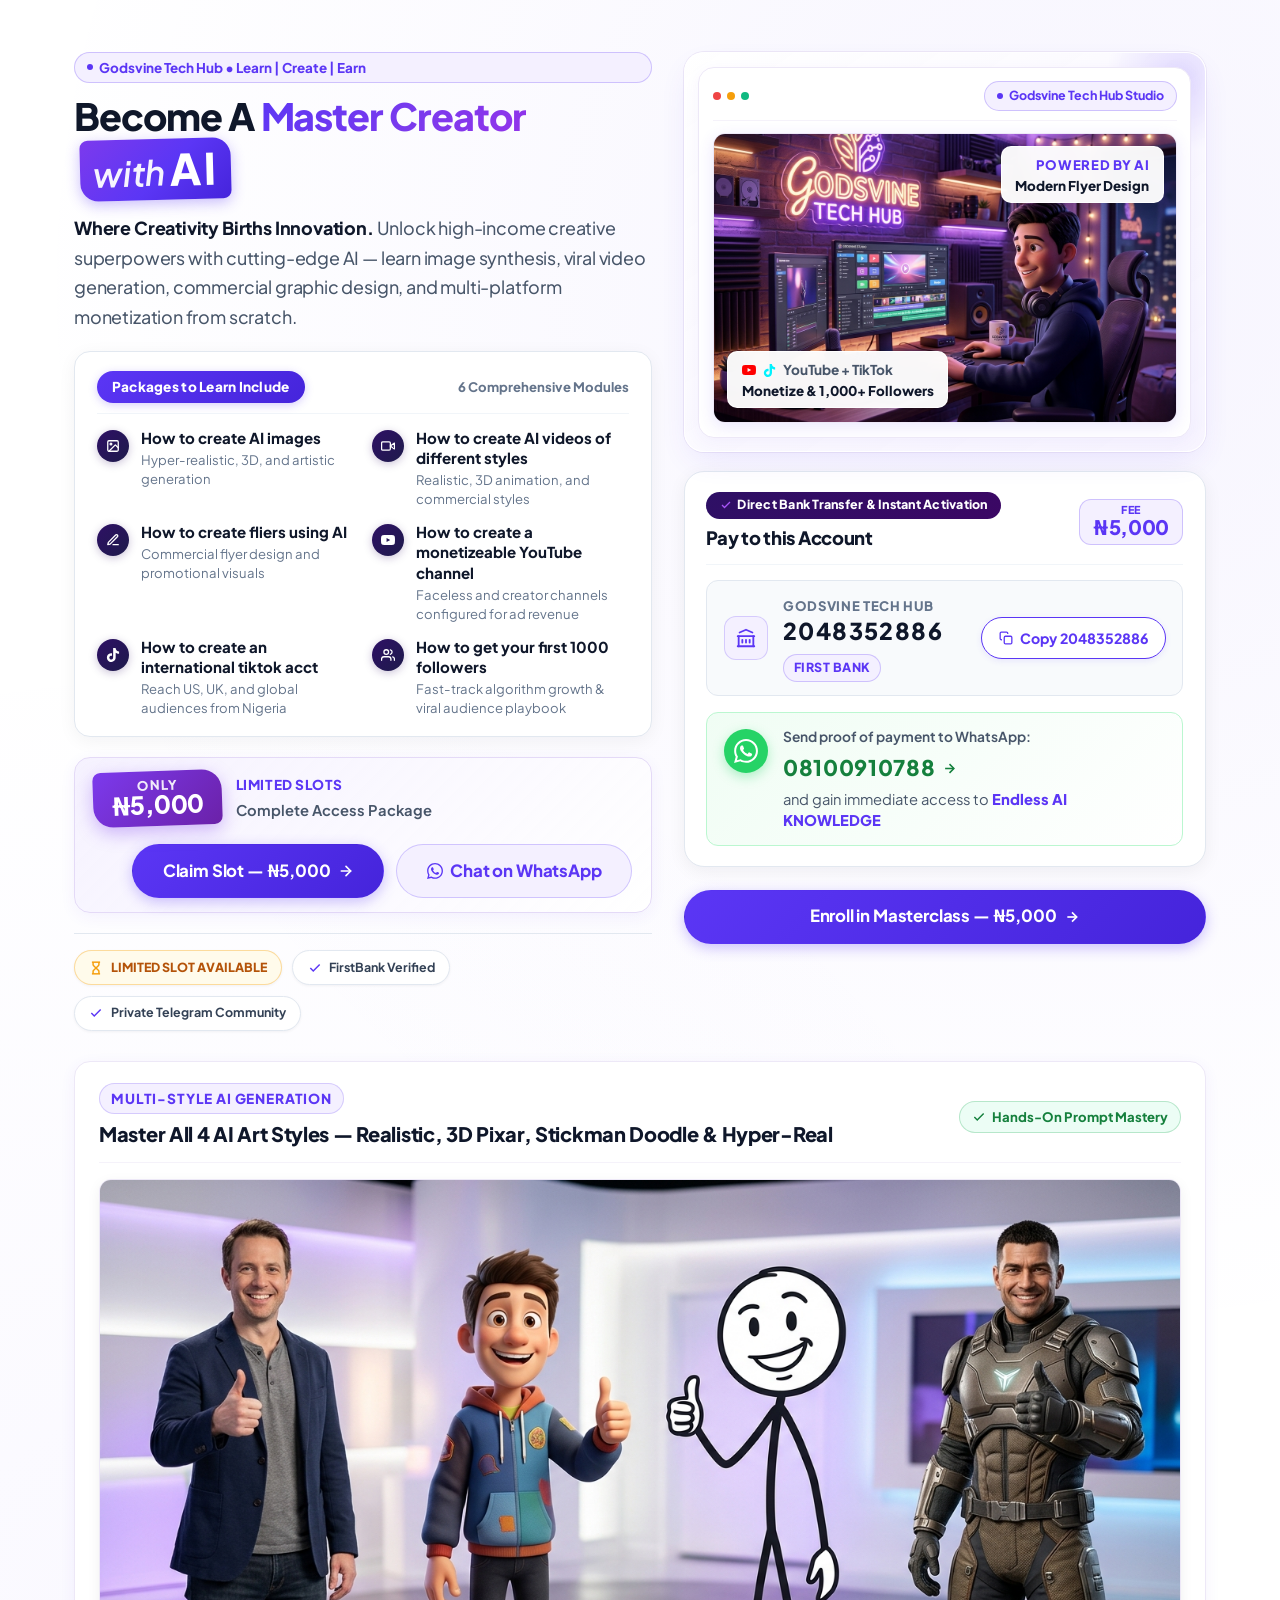
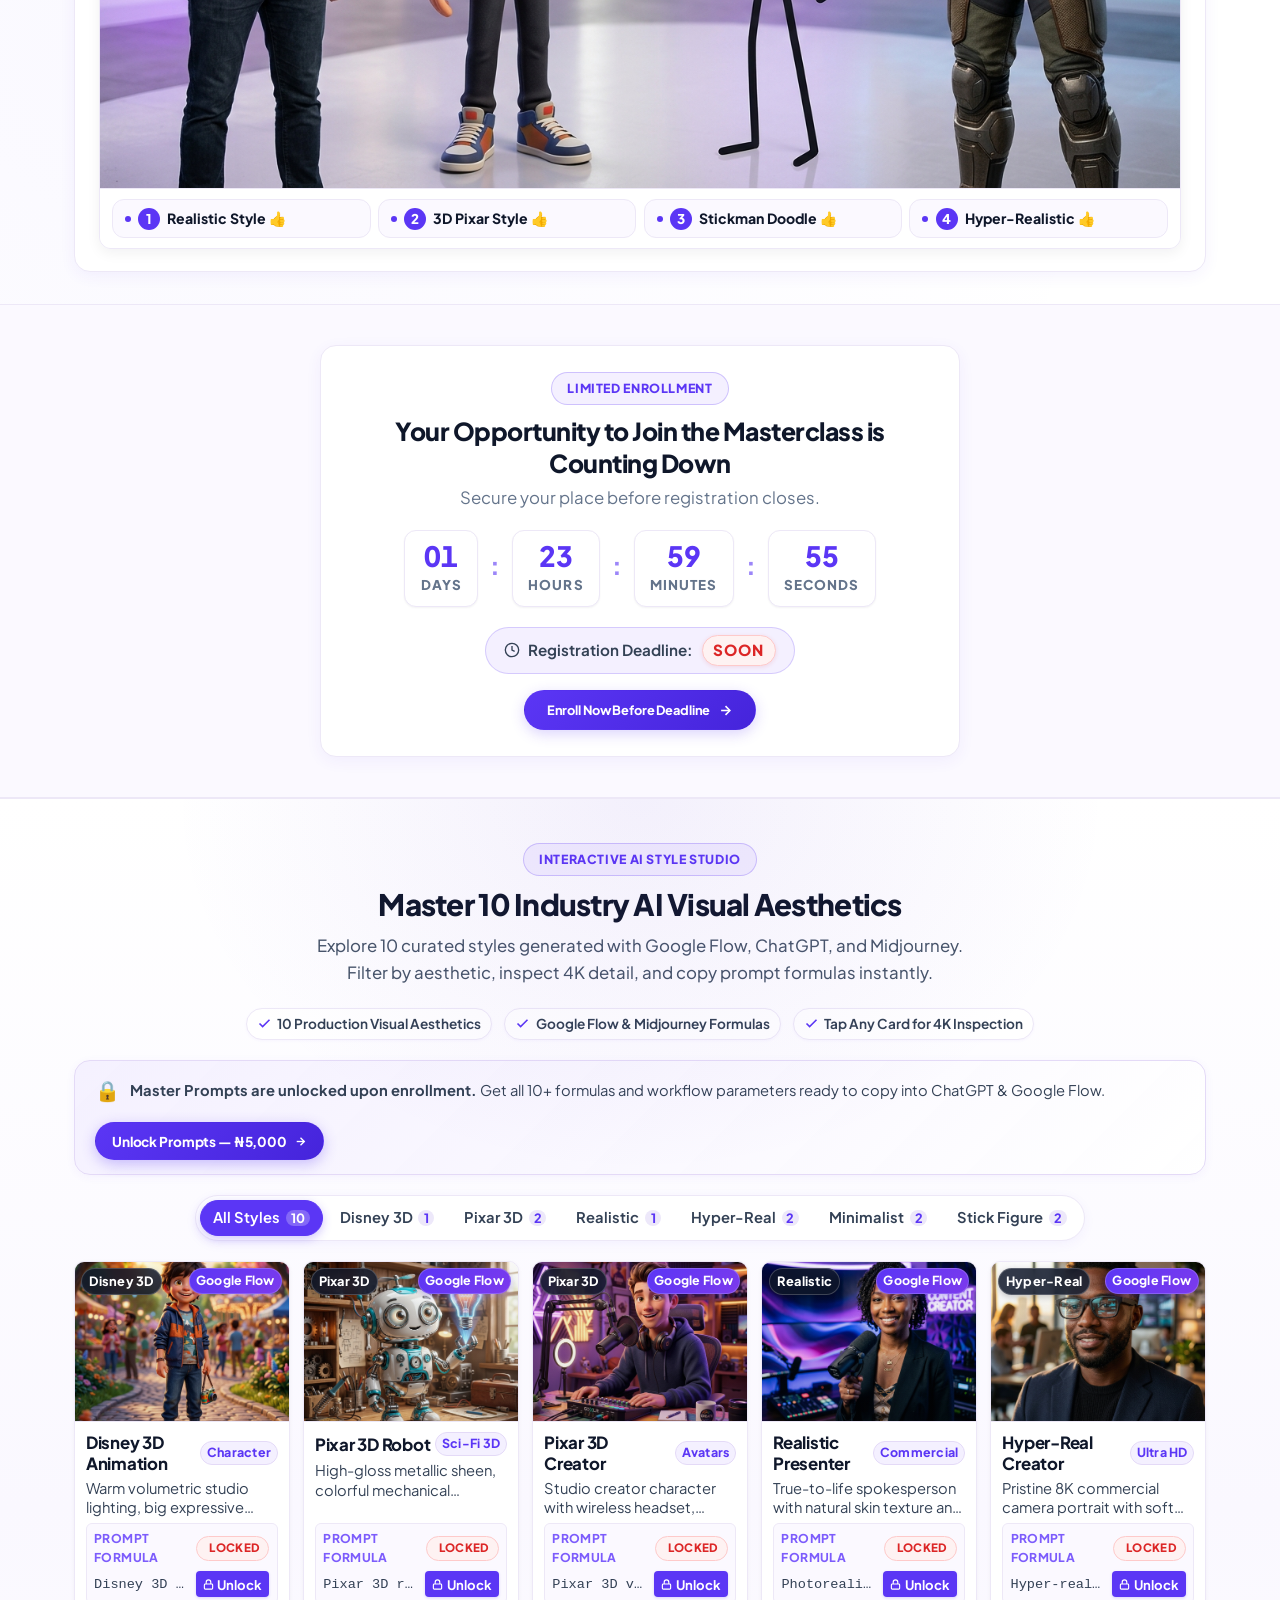
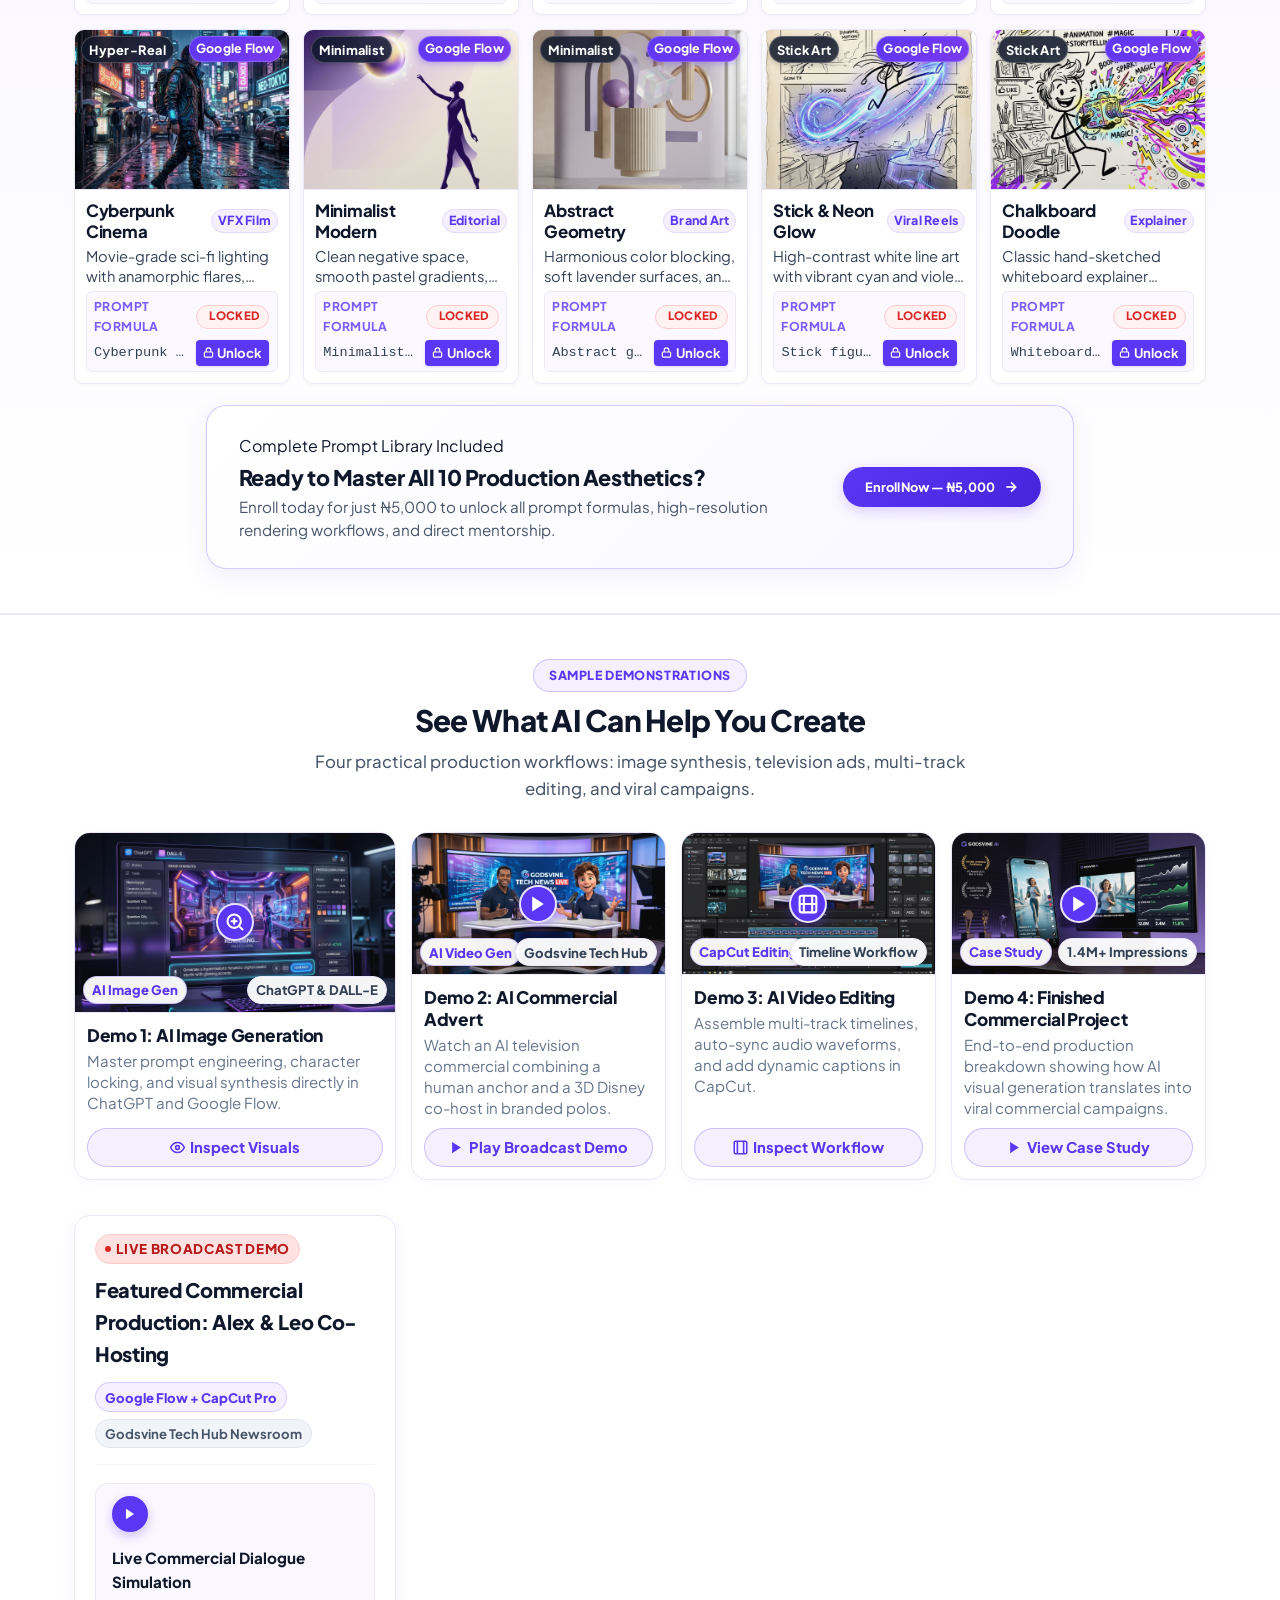
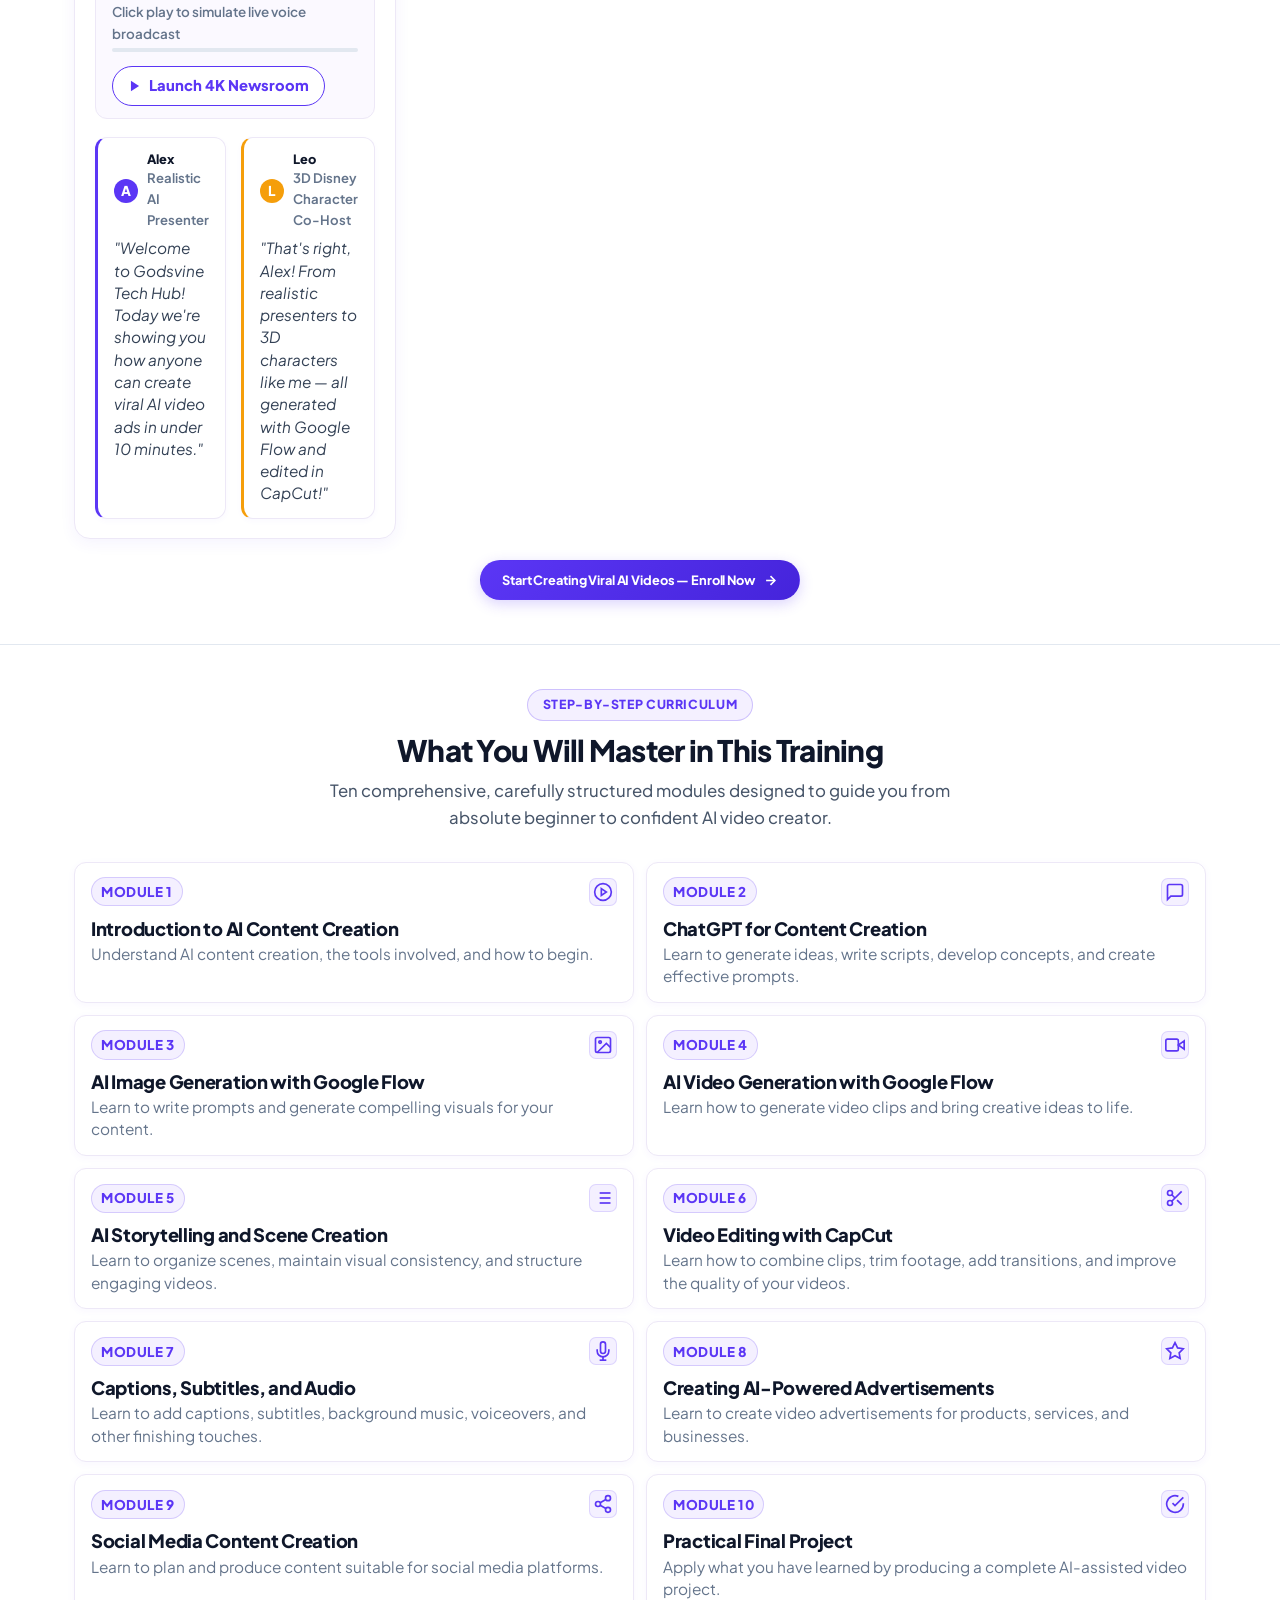
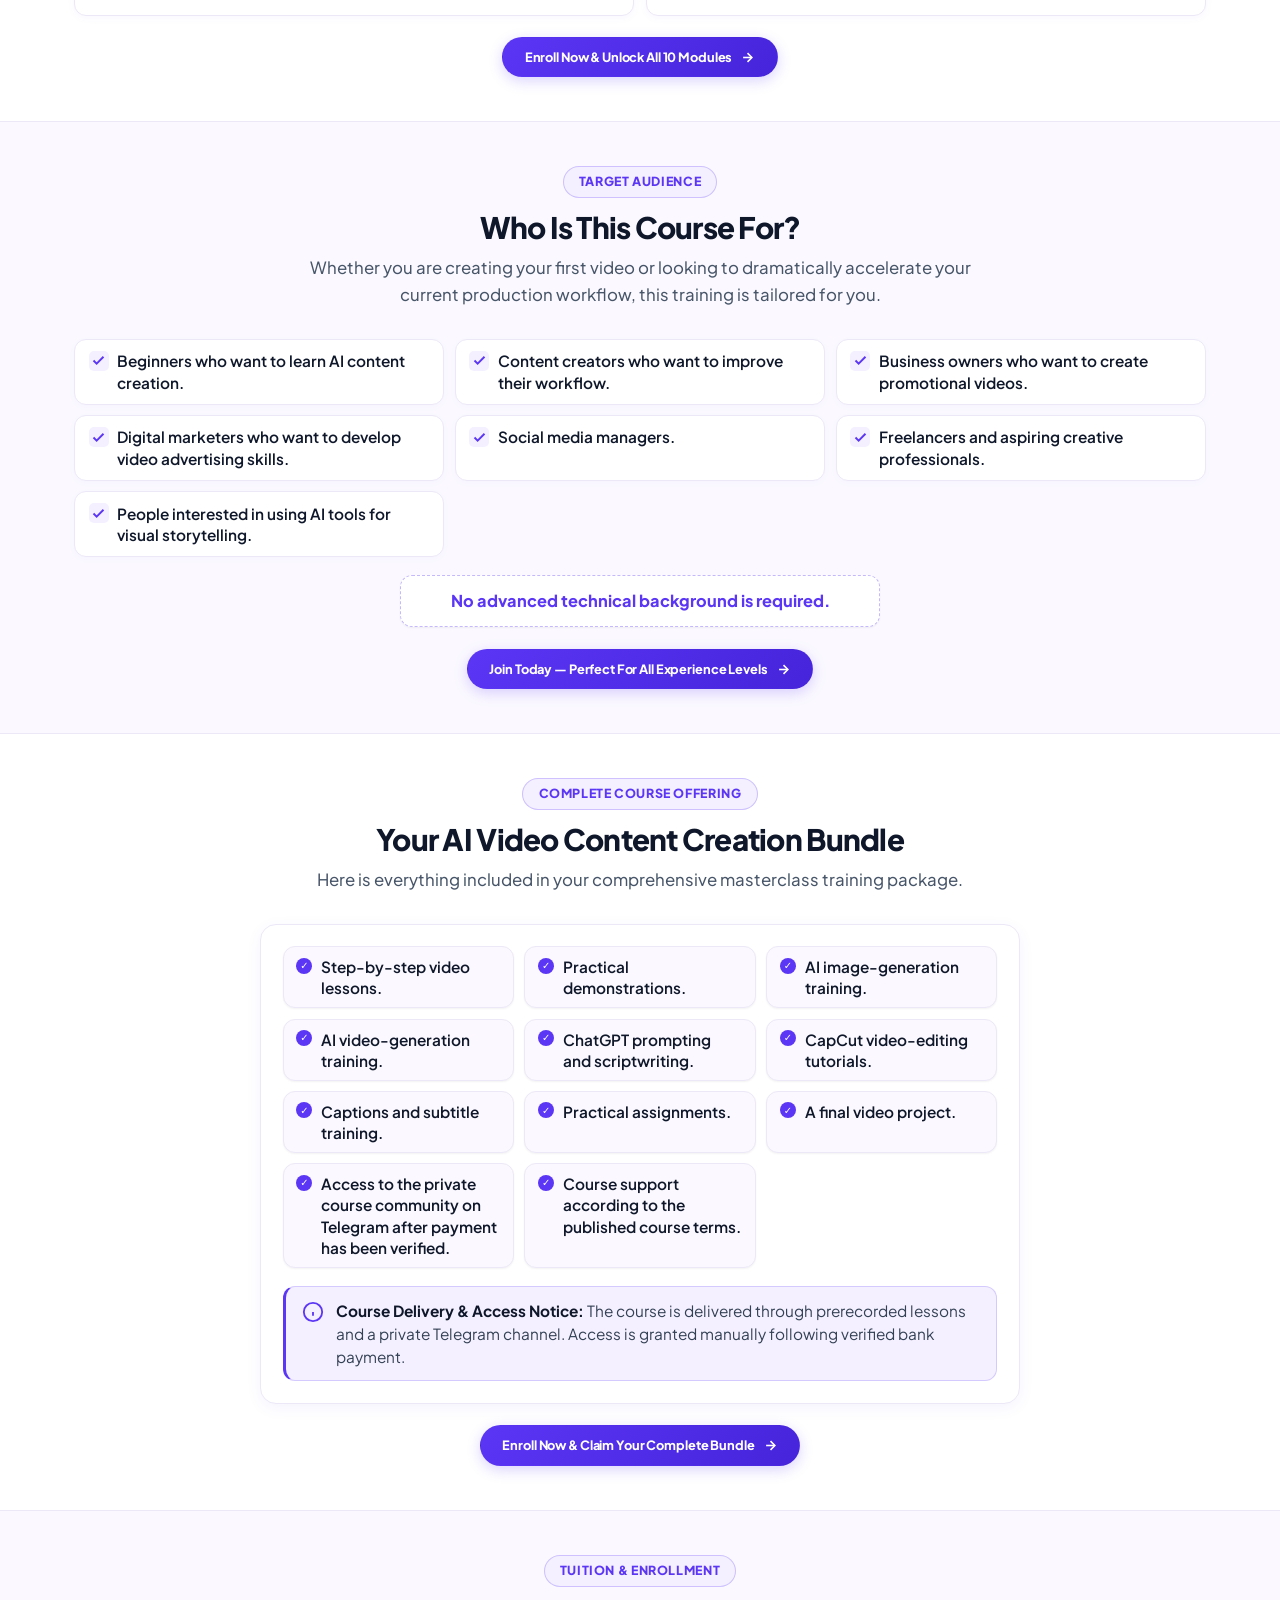
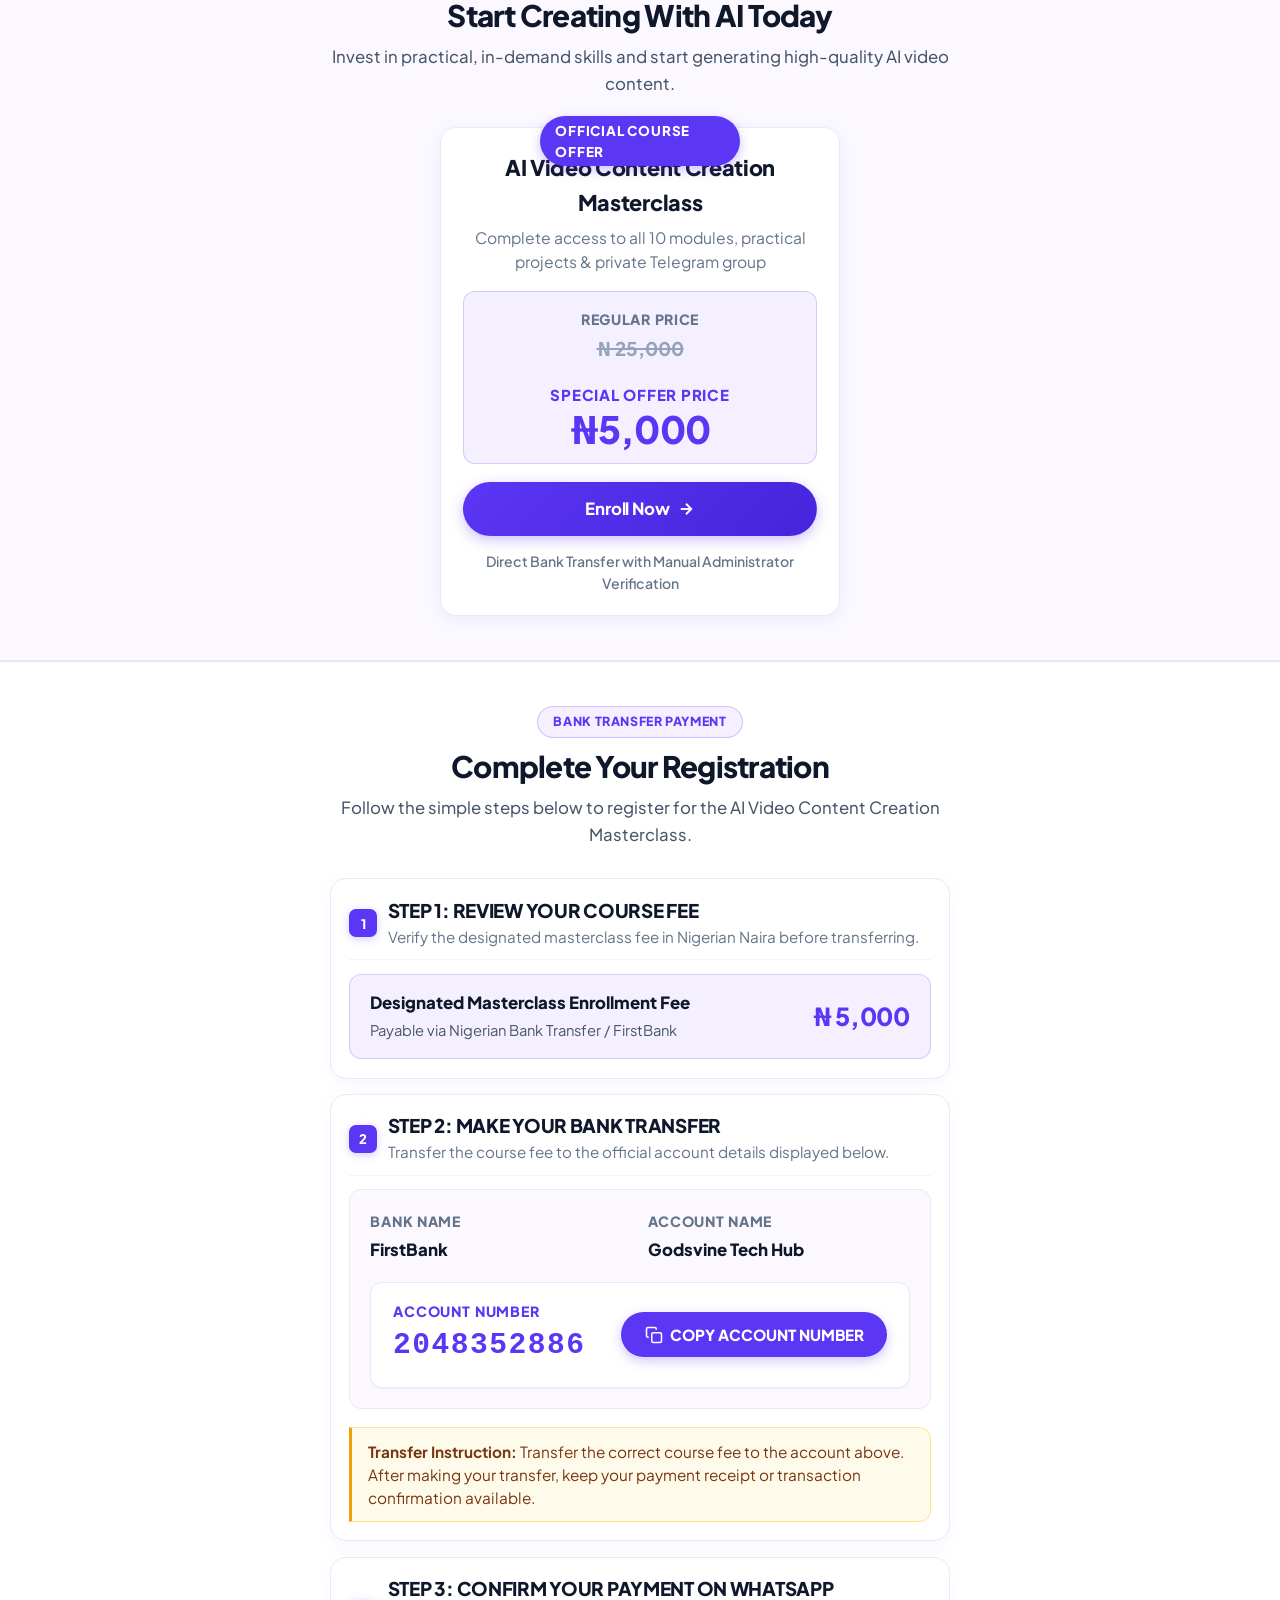
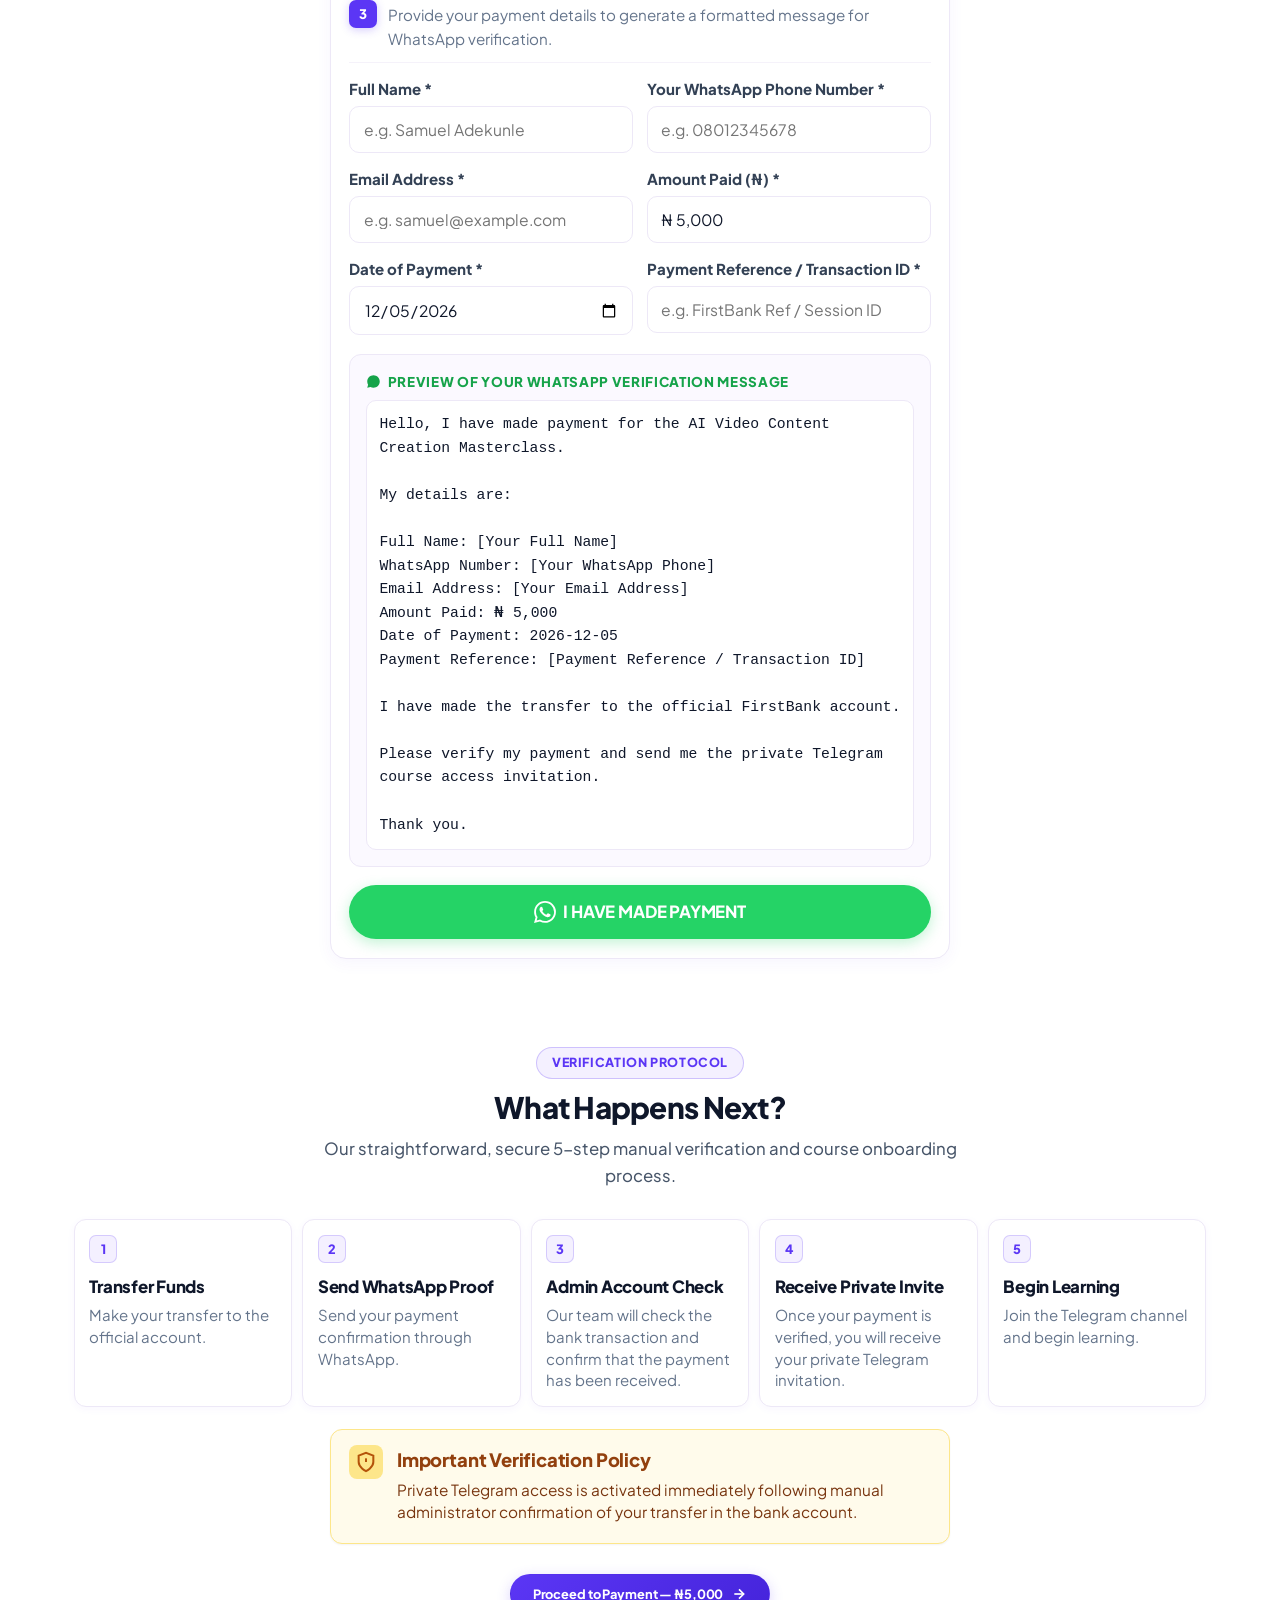
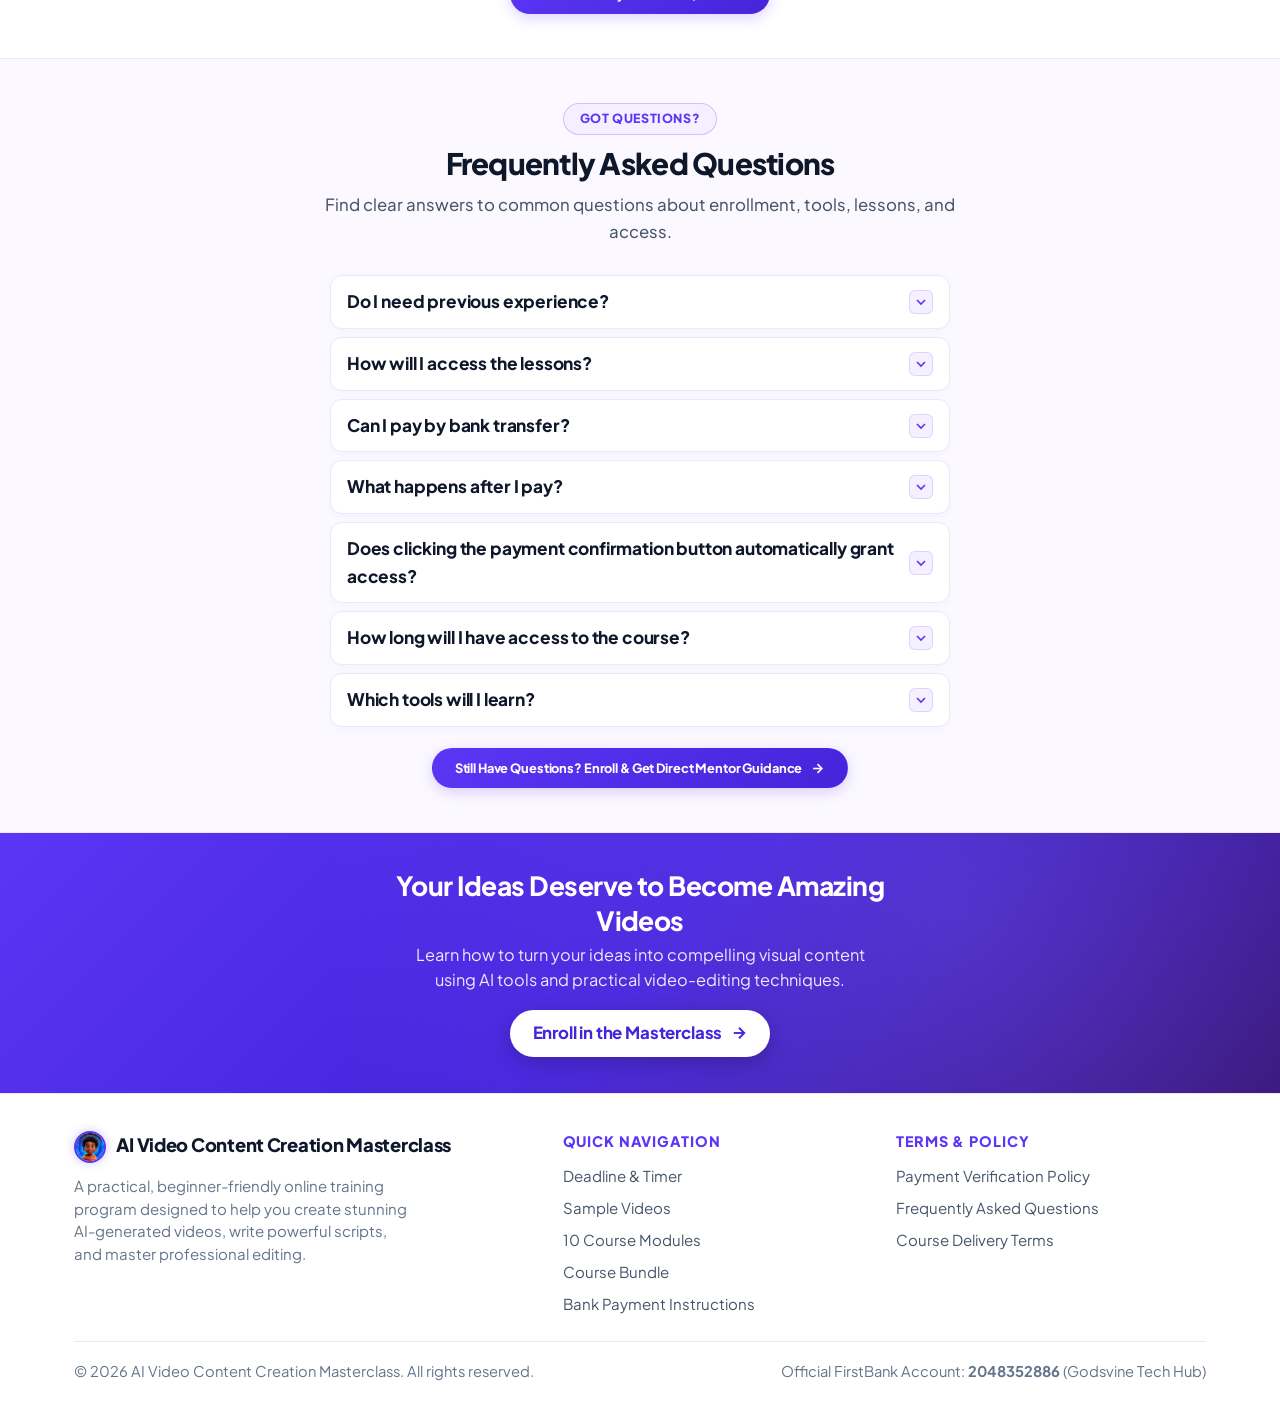
<file: index.html>
<!DOCTYPE html>
<html lang="en">
<head>
  <meta charset="UTF-8">
  <meta name="viewport" content="width=device-width, initial-scale=1.0">
  <title>Become A Master Creator with AI | Godsvine Tech Hub</title>
  <meta name="description" content="Become A Master Creator with AI by Godsvine Tech Hub. Learn AI images, videos in multiple styles, flyer design, monetizeable YouTube, international TikTok accounts, and your first 1000 followers.">
  <meta name="keywords" content="Godsvine Tech Hub, Master Creator with AI, AI images, AI video styles, AI fliers, monetizable YouTube channel, international TikTok account, 1000 followers">
  <meta property="og:title" content="Become A Master Creator with AI | Godsvine Tech Hub">
  <meta property="og:description" content="Where Creativity Births Innovation. Packages include AI images, videos, fliers, YouTube monetization, international TikTok accounts, and rapid audience growth for only ₦5,000.">
  <meta property="og:type" content="website">

  <!-- Favicon -->
  <link rel="icon" type="image/png" href="favicon.png">
  <link rel="apple-touch-icon" href="favicon.png">

  <!-- Google Fonts: Plus Jakarta Sans for crisp, modern typography -->
  <link rel="preconnect" href="https://fonts.googleapis.com">
  <link rel="preconnect" href="https://fonts.gstatic.com" crossorigin>
  <link href="https://fonts.googleapis.com/css2?family=Plus+Jakarta+Sans:wght@400;500;600;700;800;850&display=swap" rel="stylesheet">

  <!-- Main Stylesheet (Versioned for cache prevention) -->
  <link rel="stylesheet" href="styles.css?v=2026.3.8">
</head>
<body>

  <main>
    <!-- ==========================================
         SECTION 1: HERO SECTION
         ========================================== -->
    <section class="section hero-section" id="heroSection">
      <div class="container">
        <div class="hero-grid">
          <div class="hero-content">
            <!-- Brand & Value Proposition Pill -->
            <div class="hero-pill-badge">
              <span class="pill-dot"></span>
              <span id="heroBadgeText">Godsvine Tech Hub • Learn | Create | Earn</span>
            </div>

            <!-- Master Headline Recreated from Graphics -->
            <h1 class="hero-title">
              Become A <span class="text-gradient">Master Creator</span>
              <span class="hero-ai-brush-badge">
                <span class="brush-script">with</span>
                <span class="brush-ai">AI</span>
              </span>
            </h1>

            <p class="hero-subheadline">
              <strong>Where Creativity Births Innovation.</strong> Unlock high-income creative superpowers with cutting-edge AI — learn image synthesis, viral video generation, commercial graphic design, and multi-platform monetization from scratch.
            </p>

            <!-- Packages to Learn Include (6 Core Modules from Graphics) -->
            <div class="hero-packages-card">
              <div class="packages-card-header">
                <span class="packages-card-pill">Packages to Learn Include</span>
                <span class="packages-count-badge">6 Comprehensive Modules</span>
              </div>
              <ul class="packages-list">
                <li class="package-item">
                  <div class="package-icon-wrap">
                    <svg width="14" height="14" viewBox="0 0 24 24" fill="none" stroke="currentColor" stroke-width="2.2" stroke-linecap="round" stroke-linejoin="round">
                      <rect x="3" y="3" width="18" height="18" rx="2" ry="2"></rect>
                      <circle cx="8.5" cy="8.5" r="1.5"></circle>
                      <polyline points="21 15 16 10 5 21"></polyline>
                    </svg>
                  </div>
                  <div class="package-text">
                    <strong>How to create AI images</strong>
                    <span>Hyper-realistic, 3D, and artistic generation</span>
                  </div>
                </li>

                <li class="package-item">
                  <div class="package-icon-wrap">
                    <svg width="14" height="14" viewBox="0 0 24 24" fill="none" stroke="currentColor" stroke-width="2.2" stroke-linecap="round" stroke-linejoin="round">
                      <polygon points="23 7 16 12 23 17 23 7"></polygon>
                      <rect x="1" y="5" width="15" height="14" rx="2" ry="2"></rect>
                    </svg>
                  </div>
                  <div class="package-text">
                    <strong>How to create AI videos of different styles</strong>
                    <span>Realistic, 3D animation, and commercial styles</span>
                  </div>
                </li>

                <li class="package-item">
                  <div class="package-icon-wrap">
                    <svg width="14" height="14" viewBox="0 0 24 24" fill="none" stroke="currentColor" stroke-width="2.2" stroke-linecap="round" stroke-linejoin="round">
                      <path d="M12 20h9"></path>
                      <path d="M16.5 3.5a2.121 2.121 0 0 1 3 3L7 19l-4 1 1-4L16.5 3.5z"></path>
                    </svg>
                  </div>
                  <div class="package-text">
                    <strong>How to create fliers using AI</strong>
                    <span>Commercial flyer design and promotional visuals</span>
                  </div>
                </li>

                <li class="package-item">
                  <div class="package-icon-wrap">
                    <svg width="14" height="14" viewBox="0 0 24 24" fill="currentColor">
                      <path d="M23.498 6.186a3.016 3.016 0 0 0-2.122-2.136C19.505 3.545 12 3.545 12 3.545s-7.505 0-9.377.505A3.017 3.017 0 0 0 .502 6.186C0 8.07 0 12 0 12s0 3.93.502 5.814a3.016 3.016 0 0 0 2.122 2.136c1.871.505 9.376.505 9.376.505s7.505 0 9.377-.505a3.015 3.015 0 0 0 2.122-2.136C24 15.93 24 12 24 12s0-3.93-.502-5.814zM9.545 15.568V8.432L15.818 12l-6.273 3.568z"/>
                    </svg>
                  </div>
                  <div class="package-text">
                    <strong>How to create a monetizeable YouTube channel</strong>
                    <span>Faceless and creator channels configured for ad revenue</span>
                  </div>
                </li>

                <li class="package-item">
                  <div class="package-icon-wrap">
                    <svg width="14" height="14" viewBox="0 0 24 24" fill="currentColor">
                      <path d="M12.525.02c1.31-.02 2.61-.01 3.91-.02.08 1.53.63 3.09 1.75 4.17 1.12 1.11 2.7 1.62 4.24 1.79v4.03c-1.44-.05-2.89-.35-4.2-.97-.57-.26-1.1-.59-1.62-.93-.01 2.92.01 5.84-.02 8.75-.08 1.4-.54 2.79-1.35 3.94-1.31 1.92-3.58 3.17-5.91 3.21-1.43.08-2.86-.31-4.08-1.03-2.02-1.19-3.44-3.37-3.65-5.71-.02-.5-.03-1-.01-1.49.18-1.9 1.12-3.72 2.58-4.96 1.66-1.44 3.98-2.13 6.15-1.72.02 1.48-.04 2.96-.04 4.44-.99-.32-2.15-.23-3.02.37-.63.41-1.11 1.04-1.36 1.75-.21.51-.24 1.07-.14 1.61.24 1.64 1.82 2.89 3.46 2.67 1.19-.1 2.22-.84 2.67-1.94.27-.63.35-1.32.35-2.01V.02z"/>
                    </svg>
                  </div>
                  <div class="package-text">
                    <strong>How to create an international tiktok acct</strong>
                    <span>Reach US, UK, and global audiences from Nigeria</span>
                  </div>
                </li>

                <li class="package-item">
                  <div class="package-icon-wrap">
                    <svg width="14" height="14" viewBox="0 0 24 24" fill="none" stroke="currentColor" stroke-width="2.2" stroke-linecap="round" stroke-linejoin="round">
                      <path d="M17 21v-2a4 4 0 0 0-4-4H5a4 4 0 0 0-4 4v2"></path>
                      <circle cx="9" cy="7" r="4"></circle>
                      <path d="M23 21v-2a4 4 0 0 0-3-3.87"></path>
                      <path d="M16 3.13a4 4 0 0 1 0 7.75"></path>
                    </svg>
                  </div>
                  <div class="package-text">
                    <strong>How to get your first 1000 followers</strong>
                    <span>Fast-track algorithm growth & viral audience playbook</span>
                  </div>
                </li>
              </ul>
            </div>

            <!-- Action & Pricing Strip (ONLY ₦5,000 + CTAs) -->
            <div class="hero-action-banner">
              <div class="hero-price-badge-wrap">
                <div class="hero-splash-price-tag">
                  <span class="splash-label">ONLY</span>
                  <span class="splash-val">₦5,000</span>
                </div>
                <div class="splash-sub-text">
                  <span class="splash-badge-pill">Limited Slots</span>
                  <span class="splash-access">Complete Access Package</span>
                </div>
              </div>

              <div class="hero-cta-group">
                <a href="#paymentSection" class="btn btn-primary btn-lg" id="heroEnrollBtn">
                  <span>Claim Slot — ₦5,000</span>
                  <svg width="16" height="16" viewBox="0 0 24 24" fill="none" stroke="currentColor" stroke-width="2.5" stroke-linecap="round" stroke-linejoin="round">
                    <line x1="5" y1="12" x2="19" y2="12"></line>
                    <polyline points="12 5 19 12 12 19"></polyline>
                  </svg>
                </a>
                <a href="https://wa.me/2348100910788?text=Hello%20Godsvine%20Tech%20Hub,%20I%20am%20ready%20to%20enroll%20in%20the%20Master%20Creator%20with%20AI%20Masterclass" target="_blank" rel="noopener noreferrer" class="btn btn-secondary btn-lg" id="heroWhatsappBtn">
                  <svg width="16" height="16" viewBox="0 0 24 24" fill="currentColor">
                    <path d="M.057 24l1.687-6.163c-1.041-1.804-1.588-3.849-1.587-5.946.003-6.556 5.338-11.891 11.893-11.891 3.181.001 6.167 1.24 8.413 3.488 2.245 2.248 3.481 5.236 3.48 8.414-.003 6.557-5.338 11.892-11.893 11.892-1.99-.001-3.951-.5-5.688-1.448l-6.305 1.654zm6.597-3.807c1.676.995 3.276 1.591 5.392 1.592 5.448 0 9.886-4.434 9.889-9.885.002-5.462-4.415-9.89-9.881-9.892-5.452 0-9.887 4.434-9.889 9.884-.001 2.225.651 3.891 1.746 5.634l-.999 3.648 3.742-.981zm11.387-5.464c-.074-.124-.272-.198-.57-.347-.297-.149-1.758-.868-2.031-.967-.272-.099-.47-.149-.669.149-.198.297-.768.967-.941 1.165-.173.198-.347.223-.644.074-.297-.149-1.255-.462-2.39-1.475-.883-.788-1.48-1.761-1.653-2.059-.173-.297-.018-.458.13-.606.134-.133.297-.347.446-.521.151-.172.2-.296.3-.495.099-.198.05-.372-.025-.521-.075-.148-.669-1.611-.916-2.206-.242-.579-.487-.501-.669-.51l-.57-.01c-.198 0-.52.074-.792.372s-1.04 1.016-1.04 2.479 1.065 2.876 1.213 3.074c.149.198 2.095 3.2 5.076 4.487.709.306 1.263.489 1.694.626.712.226 1.36.194 1.872.118.571-.085 1.758-.719 2.006-1.413.248-.695.248-1.29.173-1.414z"/>
                  </svg>
                  <span>Chat on WhatsApp</span>
                </a>
              </div>
            </div>

            <!-- Scarcity & Trust Status Indicators -->
            <div class="hero-highlights">
              <div class="status-pill status-pill-urgency">
                <svg width="14" height="14" viewBox="0 0 24 24" fill="none" stroke="currentColor" stroke-width="2.5">
                  <path d="M5 22h14"></path>
                  <path d="M5 2h14"></path>
                  <path d="M17 22v-4.172a2 2 0 0 0-.586-1.414L12 12l-4.414 4.414A2 2 0 0 0 7 17.828V22"></path>
                  <path d="M7 2v4.172a2 2 0 0 0 .586 1.414L12 12l4.414-4.414A2 2 0 0 0 17 6.172V2"></path>
                </svg>
                <span>LIMITED SLOT AVAILABLE</span>
              </div>
              <div class="status-pill">
                <svg width="14" height="14" viewBox="0 0 24 24" fill="none" stroke="currentColor" stroke-width="2.5">
                  <polyline points="20 6 9 17 4 12"></polyline>
                </svg>
                <span>FirstBank Verified</span>
              </div>
              <div class="status-pill">
                <svg width="14" height="14" viewBox="0 0 24 24" fill="none" stroke="currentColor" stroke-width="2.5">
                  <polyline points="20 6 9 17 4 12"></polyline>
                </svg>
                <span>Private Telegram Community</span>
              </div>
            </div>
          </div>

          <!-- Hero Visual Column: Studio Screen & Direct Payment / Proof Box -->
          <div class="hero-visual-col">
            <!-- Studio Showcase Screen Preview -->
            <div class="hero-visual-card">
              <div class="hero-preview-screen hero-studio-screen">
                <div class="preview-top-bar">
                  <div class="preview-dots">
                    <span class="preview-dot dot-red"></span>
                    <span class="preview-dot dot-yellow"></span>
                    <span class="preview-dot dot-green"></span>
                  </div>
                  <span class="preview-badge-status">
                    <span class="pill-dot" style="display:inline-block; margin-right:6px;"></span>
                    Godsvine Tech Hub Studio
                  </span>
                </div>

                <div class="hero-studio-img-box">
                  <img src="hero-ai-studio-creator.jpg" alt="Godsvine Tech Hub AI Master Creator working in studio" class="hero-studio-img">
                  
                  <!-- Floating Graphic Overlay Badges (Clean, distinct, non-overlapping) -->
                  <div class="hero-floating-graphic-badge badge-top-right">
                    <span class="graphic-badge-tag">Powered by AI</span>
                    <strong class="graphic-badge-title">Modern Flyer Design</strong>
                  </div>

                  <div class="hero-floating-graphic-badge badge-bottom-left">
                    <span class="graphic-badge-socials">
                      <svg width="14" height="14" viewBox="0 0 24 24" fill="#ff0000"><path d="M23.498 6.186a3.016 3.016 0 0 0-2.122-2.136C19.505 3.545 12 3.545 12 3.545s-7.505 0-9.377.505A3.017 3.017 0 0 0 .502 6.186C0 8.07 0 12 0 12s0 3.93.502 5.814a3.016 3.016 0 0 0 2.122 2.136c1.871.505 9.376.505 9.376.505s7.505 0 9.377-.505a3.015 3.015 0 0 0 2.122-2.136C24 15.93 24 12 24 12s0-3.93-.502-5.814zM9.545 15.568V8.432L15.818 12l-6.273 3.568z"/></svg>
                      <svg width="13" height="13" viewBox="0 0 24 24" fill="#00f2fe"><path d="M12.525.02c1.31-.02 2.61-.01 3.91-.02.08 1.53.63 3.09 1.75 4.17 1.12 1.11 2.7 1.62 4.24 1.79v4.03c-1.44-.05-2.89-.35-4.2-.97-.57-.26-1.1-.59-1.62-.93-.01 2.92.01 5.84-.02 8.75-.08 1.4-.54 2.79-1.35 3.94-1.31 1.92-3.58 3.17-5.91 3.21-1.43.08-2.86-.31-4.08-1.03-2.02-1.19-3.44-3.37-3.65-5.71-.02-.5-.03-1-.01-1.49.18-1.9 1.12-3.72 2.58-4.96 1.66-1.44 3.98-2.13 6.15-1.72.02 1.48-.04 2.96-.04 4.44-.99-.32-2.15-.23-3.02.37-.63.41-1.11 1.04-1.36 1.75-.21.51-.24 1.07-.14 1.61.24 1.64 1.82 2.89 3.46 2.67 1.19-.1 2.22-.84 2.67-1.94.27-.63.35-1.32.35-2.01V.02z"/></svg>
                      <span>YouTube + TikTok</span>
                    </span>
                    <strong class="graphic-badge-title">Monetize & 1,000+ Followers</strong>
                  </div>
                </div>
              </div>
            </div>

            <!-- Dedicated Spacious Direct Transfer & Proof Card from Graphic -->
            <div class="hero-direct-pay-card">
              <div class="direct-pay-top-banner">
                <div class="pay-top-left">
                  <span class="direct-pay-pill">
                    <svg width="12" height="12" viewBox="0 0 24 24" fill="none" stroke="currentColor" stroke-width="2.5"><polyline points="20 6 9 17 4 12"></polyline></svg>
                    Direct Bank Transfer & Instant Activation
                  </span>
                  <h3 class="direct-pay-heading">Pay to this Account</h3>
                </div>
                <div class="direct-pay-amount-badge">
                  <span class="amount-sub">FEE</span>
                  <span class="amount-val">₦5,000</span>
                </div>
              </div>

              <!-- Step 1: Bank Transfer Row -->
              <div class="direct-account-block">
                <div class="bank-icon-box">
                  <svg width="22" height="22" viewBox="0 0 24 24" fill="none" stroke="currentColor" stroke-width="2" stroke-linecap="round" stroke-linejoin="round">
                    <line x1="3" y1="21" x2="21" y2="21"></line>
                    <line x1="3" y1="10" x2="21" y2="10"></line>
                    <polyline points="5 6 12 3 19 6"></polyline>
                    <line x1="4" y1="10" x2="4" y2="21"></line>
                    <line x1="20" y1="10" x2="20" y2="21"></line>
                    <line x1="8" y1="14" x2="8" y2="17"></line>
                    <line x1="12" y1="14" x2="12" y2="17"></line>
                    <line x1="16" y1="14" x2="16" y2="17"></line>
                  </svg>
                </div>
                <div class="bank-account-info">
                  <span class="bank-account-holder">GODSVINE TECH HUB</span>
                  <div class="bank-number-line">
                    <strong class="bank-account-number" id="heroQuickAccNum">2048352886</strong>
                    <span class="bank-name-badge">FIRST BANK</span>
                  </div>
                </div>
                <button type="button" class="btn-copy-account-quick" id="btnQuickCopyAcc" aria-label="Copy First Bank Account Number">
                  <svg width="14" height="14" viewBox="0 0 24 24" fill="none" stroke="currentColor" stroke-width="2.2"><rect x="9" y="9" width="13" height="13" rx="2" ry="2"></rect><path d="M5 15H4a2 2 0 0 1-2-2V4a2 2 0 0 1 2-2h9a2 2 0 0 1 2 2v1"></path></svg>
                  <span id="quickCopyText">Copy 2048352886</span>
                </button>
              </div>

              <!-- Step 2: WhatsApp Proof & Access Confirmation -->
              <div class="direct-proof-block">
                <div class="proof-wa-icon-box">
                  <svg width="24" height="24" viewBox="0 0 24 24" fill="currentColor">
                    <path d="M.057 24l1.687-6.163c-1.041-1.804-1.588-3.849-1.587-5.946.003-6.556 5.338-11.891 11.893-11.891 3.181.001 6.167 1.24 8.413 3.488 2.245 2.248 3.481 5.236 3.48 8.414-.003 6.557-5.338 11.892-11.893 11.892-1.99-.001-3.951-.5-5.688-1.448l-6.305 1.654zm6.597-3.807c1.676.995 3.276 1.591 5.392 1.592 5.448 0 9.886-4.434 9.889-9.885.002-5.462-4.415-9.89-9.881-9.892-5.452 0-9.887 4.434-9.889 9.884-.001 2.225.651 3.891 1.746 5.634l-.999 3.648 3.742-.981zm11.387-5.464c-.074-.124-.272-.198-.57-.347-.297-.149-1.758-.868-2.031-.967-.272-.099-.47-.149-.669.149-.198.297-.768.967-.941 1.165-.173.198-.347.223-.644.074-.297-.149-1.255-.462-2.39-1.475-.883-.788-1.48-1.761-1.653-2.059-.173-.297-.018-.458.13-.606.134-.133.297-.347.446-.521.151-.172.2-.296.3-.495.099-.198.05-.372-.025-.521-.075-.148-.669-1.611-.916-2.206-.242-.579-.487-.501-.669-.51l-.57-.01c-.198 0-.52.074-.792.372s-1.04 1.016-1.04 2.479 1.065 2.876 1.213 3.074c.149.198 2.095 3.2 5.076 4.487.709.306 1.263.489 1.694.626.712.226 1.36.194 1.872.118.571-.085 1.758-.719 2.006-1.413.248-.695.248-1.29.173-1.414z"/>
                  </svg>
                </div>
                <div class="proof-content-wrap">
                  <span class="proof-action-label">Send proof of payment to WhatsApp:</span>
                  <a href="https://wa.me/2348100910788?text=Hello%20Godsvine%20Tech%20Hub,%20here%20is%20my%20proof%20of%20payment%20of%20%E2%82%A65,000" target="_blank" rel="noopener noreferrer" class="proof-phone-link">
                    <span>08100910788</span>
                    <svg width="15" height="15" viewBox="0 0 24 24" fill="none" stroke="currentColor" stroke-width="2.5"><line x1="5" y1="12" x2="19" y2="12"></line><polyline points="12 5 19 12 12 19"></polyline></svg>
                  </a>
                  <p class="proof-access-promise">
                    and gain immediate access to <strong class="highlight-knowledge">Endless AI KNOWLEDGE</strong>
                  </p>
                </div>
              </div>
            </div>
          
              <!-- Quick Enroll CTA Button -->
              <div class="hero-quick-enroll-row">
                <a href="#paymentSection" class="btn btn-primary btn-lg btn-enroll-action hero-direct-enroll-btn">
                  <span>Enroll in Masterclass — ₦5,000</span>
                  <svg width="16" height="16" viewBox="0 0 24 24" fill="none" stroke="currentColor" stroke-width="2.5"><line x1="5" y1="12" x2="19" y2="12"></line><polyline points="12 5 19 12 12 19"></polyline></svg>
                </a>
              </div>
            </div>
        </div>

        <!-- ==========================================
             HERO SECTION: 4 AI CHARACTER STYLES LINEUP (Thumbs-up Group Showcase)
             ========================================== -->
        <div class="hero-styles-showcase-box">
          <div class="styles-showcase-header">
            <div class="showcase-header-left">
              <span class="styles-showcase-tag">Multi-Style AI Generation</span>
              <h2 class="styles-showcase-title">Master All 4 AI Art Styles — Realistic, 3D Pixar, Stickman Doodle & Hyper-Real</h2>
            </div>
            <div class="styles-showcase-badge">
              <svg width="14" height="14" viewBox="0 0 24 24" fill="none" stroke="currentColor" stroke-width="2.5">
                <polyline points="20 6 9 17 4 12"></polyline>
              </svg>
              <span>Hands-On Prompt Mastery</span>
            </div>
          </div>

          <div class="styles-lineup-media-wrapper">
            <img src="hero-ai-styles-lineup.jpg" alt="AI Character Styles Lineup: 1. Realistic, 2. 3D Pixar, 3. Stickman Doodle, 4. Hyper-Realistic" class="styles-lineup-img">
            
            <div class="styles-lineup-indicators">
              <div class="lineup-col-badge">
                <span class="lineup-badge-dot"></span>
                <span class="lineup-badge-num">1</span>
                <span class="lineup-badge-text">Realistic Style 👍</span>
              </div>
              <div class="lineup-col-badge">
                <span class="lineup-badge-dot"></span>
                <span class="lineup-badge-num">2</span>
                <span class="lineup-badge-text">3D Pixar Style 👍</span>
              </div>
              <div class="lineup-col-badge">
                <span class="lineup-badge-dot"></span>
                <span class="lineup-badge-num">3</span>
                <span class="lineup-badge-text">Stickman Doodle 👍</span>
              </div>
              <div class="lineup-col-badge">
                <span class="lineup-badge-dot"></span>
                <span class="lineup-badge-num">4</span>
                <span class="lineup-badge-text">Hyper-Realistic 👍</span>
              </div>
            </div>
          </div>
        </div>
      </div>
    </section>

    <!-- ==========================================
         SECTION 2: COUNTDOWN TIMER
         ========================================== -->
    <section class="section countdown-section" id="countdownSection">
      <div class="container">
        <div class="countdown-wrapper">
          <span class="section-tag">Limited Enrollment</span>
          <h2 class="countdown-heading">Your Opportunity to Join the Masterclass is Counting Down</h2>
          <p class="countdown-supporting">Secure your place before registration closes.</p>

          <div class="timer-grid" id="timerGrid" aria-live="polite">
            <div class="timer-card">
              <span class="timer-value" id="daysVal">00</span>
              <span class="timer-label">DAYS</span>
            </div>
            <div class="timer-divider">:</div>
            <div class="timer-card">
              <span class="timer-value" id="hoursVal">00</span>
              <span class="timer-label">HOURS</span>
            </div>
            <div class="timer-divider">:</div>
            <div class="timer-card">
              <span class="timer-value" id="minutesVal">00</span>
              <span class="timer-label">MINUTES</span>
            </div>
            <div class="timer-divider">:</div>
            <div class="timer-card">
              <span class="timer-value" id="secondsVal">00</span>
              <span class="timer-label">SECONDS</span>
            </div>
          </div>

          <div class="deadline-note" id="deadlineNote">
            <svg width="16" height="16" viewBox="0 0 24 24" fill="none" stroke="currentColor" stroke-width="2">
              <circle cx="12" cy="12" r="10"></circle>
              <polyline points="12 6 12 12 16 14"></polyline>
            </svg>
            <span>Registration Deadline: <strong id="deadlineDisplayPlaceholder">SOON</strong></span>
          </div>

          <div class="registration-closed-banner" id="registrationClosedBanner">
            Registration for this cohort is now officially closed.
          </div>

          <!-- Strategic CTA: Below Countdown Timer -->
          <div class="section-cta-wrap countdown-cta-wrap">
            <a href="#paymentSection" class="btn btn-primary btn-enroll-action">
              <span>Enroll Now Before Deadline</span>
              <svg width="15" height="15" viewBox="0 0 24 24" fill="none" stroke="currentColor" stroke-width="2.5"><line x1="5" y1="12" x2="19" y2="12"></line><polyline points="12 5 19 12 12 19"></polyline></svg>
            </a>
          </div>
        </div>
      </div>
    </section>

    <!-- ==========================================
         INTERACTIVE AI VISUAL STYLES LAB
         ========================================== -->
    <section class="section styles-showcase-section" id="stylesShowcaseSection">
      <div class="container">
        <div class="section-header">
          <span class="section-tag">Interactive AI Style Studio</span>
          <h2 class="section-title">Master 10 Industry AI Visual Aesthetics</h2>
          <p class="section-subtitle">
            Explore 10 curated styles generated with Google Flow, ChatGPT, and Midjourney. Filter by aesthetic, inspect 4K detail, and copy prompt formulas instantly.
          </p>
        </div>

        <!-- Studio Feature Ribbon -->
        <div class="studio-meta-strip">
          <div class="studio-meta-item">
            <svg width="15" height="15" viewBox="0 0 24 24" fill="none" stroke="currentColor" stroke-width="2.5"><polyline points="20 6 9 17 4 12"></polyline></svg>
            <span>10 Production Visual Aesthetics</span>
          </div>
          <div class="studio-meta-item">
            <svg width="15" height="15" viewBox="0 0 24 24" fill="none" stroke="currentColor" stroke-width="2.5"><polyline points="20 6 9 17 4 12"></polyline></svg>
            <span>Google Flow & Midjourney Formulas</span>
          </div>
          <div class="studio-meta-item">
            <svg width="15" height="15" viewBox="0 0 24 24" fill="none" stroke="currentColor" stroke-width="2.5"><polyline points="20 6 9 17 4 12"></polyline></svg>
            <span>Tap Any Card for 4K Inspection</span>
          </div>
        </div>

        <!-- Filter Bar with Count Badges -->
                <!-- Style Studio Premium Notice & Enroll Teaser -->
        <div class="styles-banner-teaser">
          <div class="teaser-text">
            <span class="teaser-icon">🔒</span>
            <span><strong>Master Prompts are unlocked upon enrollment.</strong> Get all 10+ formulas and workflow parameters ready to copy into ChatGPT &amp; Google Flow.</span>
          </div>
          <a href="#paymentSection" class="btn btn-primary btn-sm btn-enroll-action">
            <span>Unlock Prompts — ₦5,000</span>
            <svg width="13" height="13" viewBox="0 0 24 24" fill="none" stroke="currentColor" stroke-width="2.5"><line x1="5" y1="12" x2="19" y2="12"></line><polyline points="12 5 19 12 12 19"></polyline></svg>
          </a>
        </div>

        <div class="style-filter-wrapper">
          <div class="style-filter-bar" id="styleFilterBar">
            <button type="button" class="style-filter-pill active" data-filter="all">All Styles <span class="style-filter-count">10</span></button>
            <button type="button" class="style-filter-pill" data-filter="disney">Disney 3D <span class="style-filter-count">1</span></button>
            <button type="button" class="style-filter-pill" data-filter="pixar">Pixar 3D <span class="style-filter-count">2</span></button>
            <button type="button" class="style-filter-pill" data-filter="realistic">Realistic <span class="style-filter-count">1</span></button>
            <button type="button" class="style-filter-pill" data-filter="hyperrealistic">Hyper-Real <span class="style-filter-count">2</span></button>
            <button type="button" class="style-filter-pill" data-filter="minimalist">Minimalist <span class="style-filter-count">2</span></button>
            <button type="button" class="style-filter-pill" data-filter="stick">Stick Figure <span class="style-filter-count">2</span></button>
          </div>
        </div>

        <!-- Styles Grid - 10 Combined Styles -->
        <div class="styles-grid" id="stylesGrid">
          <!-- 1. Disney 3D Character -->
          <div class="style-card" data-style="disney">
            <div class="style-img-wrapper" title="Click to inspect style & prompt in 4K">
              <img src="style-disney.jpg" alt="Disney 3D Animated Boy Character" class="style-card-img" loading="lazy">
              <span class="style-badge-pill">Disney 3D</span>
              <span class="style-flow-tag">Google Flow</span>
              <div class="style-hover-action">
                <svg width="14" height="14" viewBox="0 0 24 24" fill="none" stroke="currentColor" stroke-width="2.5"><path d="M1 12s4-8 11-8 11 8 11 8-4 8-11 8-11-8-11-8z"></path><circle cx="12" cy="12" r="3"></circle></svg>
                <span>Inspect 4K</span>
              </div>
            </div>
            <div class="style-card-body">
              <div class="style-title-row">
                <h3 class="style-title">Disney 3D Animation</h3>
                <span class="style-tag-label">Character</span>
              </div>
              <p class="style-desc">Warm volumetric studio lighting, big expressive eyes, and emotional storytelling renders.</p>
              <div class="style-prompt-box">
                <div class="style-prompt-header">
                  <span>Prompt Formula</span>
                  <span class="prompt-locked-chip"><svg width="10" height="10" viewBox="0 0 24 24" fill="none" stroke="currentColor" stroke-width="2.5"><rect x="3" y="11" width="18" height="11" rx="2" ry="2"></rect><path d="M7 11V7a5 5 0 0 1 10 0v4"></path></svg> Locked</span>
                </div>
                <div class="style-prompt-row">
                  <span class="style-prompt-text">Disney 3D character, warm lighting, octane render 8k</span>
                  <button type="button" class="btn-copy-prompt" data-prompt="Disney 3D animation style, young tech creator with glowing tablet, big expressive eyes, warm cinematic studio lighting, subsurface scattering, octane render 8k --ar 1:1 --v 6" title="Master prompt is premium — tap to enroll and unlock"><svg width="11" height="11" viewBox="0 0 24 24" fill="none" stroke="currentColor" stroke-width="2.5"><rect x="3" y="11" width="18" height="11" rx="2" ry="2"></rect><path d="M7 11V7a5 5 0 0 1 10 0v4"></path></svg><span>Unlock</span></button>
                </div>
              </div>
            </div>
          </div>

          <!-- 2. Pixar 3D Robot Inventor -->
          <div class="style-card" data-style="pixar">
            <div class="style-img-wrapper" title="Click to inspect style & prompt in 4K">
              <img src="style-pixar.jpg" alt="Pixar 3D Friendly Robot" class="style-card-img" loading="lazy">
              <span class="style-badge-pill">Pixar 3D</span>
              <span class="style-flow-tag">Google Flow</span>
              <div class="style-hover-action">
                <svg width="14" height="14" viewBox="0 0 24 24" fill="none" stroke="currentColor" stroke-width="2.5"><path d="M1 12s4-8 11-8 11 8 11 8-4 8-11 8-11-8-11-8z"></path><circle cx="12" cy="12" r="3"></circle></svg>
                <span>Inspect 4K</span>
              </div>
            </div>
            <div class="style-card-body">
              <div class="style-title-row">
                <h3 class="style-title">Pixar 3D Robot</h3>
                <span class="style-tag-label">Sci-Fi 3D</span>
              </div>
              <p class="style-desc">High-gloss metallic sheen, colorful mechanical workshop, and friendly personality.</p>
              <div class="style-prompt-box">
                <div class="style-prompt-header">
                  <span>Prompt Formula</span>
                  <span class="prompt-locked-chip"><svg width="10" height="10" viewBox="0 0 24 24" fill="none" stroke="currentColor" stroke-width="2.5"><rect x="3" y="11" width="18" height="11" rx="2" ry="2"></rect><path d="M7 11V7a5 5 0 0 1 10 0v4"></path></svg> Locked</span>
                </div>
                <div class="style-prompt-row">
                  <span class="style-prompt-text">Pixar 3D robot inventor, glowing lightbulb, workshop 8k</span>
                  <button type="button" class="btn-copy-prompt" data-prompt="Pixar feature animation style, friendly adorable small quirky AI robot inventor holding a glowing holographic lightbulb, glossy white and metallic chassis with turquoise blue accents, big expressive round glass eyes, warm cozy mechanical workshop, octane render 8k" title="Master prompt is premium — tap to enroll and unlock"><svg width="11" height="11" viewBox="0 0 24 24" fill="none" stroke="currentColor" stroke-width="2.5"><rect x="3" y="11" width="18" height="11" rx="2" ry="2"></rect><path d="M7 11V7a5 5 0 0 1 10 0v4"></path></svg><span>Unlock</span></button>
                </div>
              </div>
            </div>
          </div>

          <!-- 3. Pixar 3D Content Creator -->
          <div class="style-card" data-style="pixar">
            <div class="style-img-wrapper" title="Click to inspect style & prompt in 4K">
              <img src="style-pixar-creator.jpg" alt="Pixar 3D Animated Content Creator" class="style-card-img" loading="lazy">
              <span class="style-badge-pill">Pixar 3D</span>
              <span class="style-flow-tag">Google Flow</span>
              <div class="style-hover-action">
                <svg width="14" height="14" viewBox="0 0 24 24" fill="none" stroke="currentColor" stroke-width="2.5"><path d="M1 12s4-8 11-8 11 8 11 8-4 8-11 8-11-8-11-8z"></path><circle cx="12" cy="12" r="3"></circle></svg>
                <span>Inspect 4K</span>
              </div>
            </div>
            <div class="style-card-body">
              <div class="style-title-row">
                <h3 class="style-title">Pixar 3D Creator</h3>
                <span class="style-tag-label">Avatars</span>
              </div>
              <p class="style-desc">Studio creator character with wireless headset, podcast microphone, and warm neon backlighting.</p>
              <div class="style-prompt-box">
                <div class="style-prompt-header">
                  <span>Prompt Formula</span>
                  <span class="prompt-locked-chip"><svg width="10" height="10" viewBox="0 0 24 24" fill="none" stroke="currentColor" stroke-width="2.5"><rect x="3" y="11" width="18" height="11" rx="2" ry="2"></rect><path d="M7 11V7a5 5 0 0 1 10 0v4"></path></svg> Locked</span>
                </div>
                <div class="style-prompt-row">
                  <span class="style-prompt-text">Pixar 3D video creator, studio headset, ambient rim light</span>
                  <button type="button" class="btn-copy-prompt" data-prompt="Pixar 3D animation feature film style, a charismatic cheerful young male content creator with styled brown hair, wearing modern wireless studio headphones around his neck, sitting at a colorful creative desk with podcast microphone, warm ambient violet and golden rim lighting, octane render 8k" title="Master prompt is premium — tap to enroll and unlock"><svg width="11" height="11" viewBox="0 0 24 24" fill="none" stroke="currentColor" stroke-width="2.5"><rect x="3" y="11" width="18" height="11" rx="2" ry="2"></rect><path d="M7 11V7a5 5 0 0 1 10 0v4"></path></svg><span>Unlock</span></button>
                </div>
              </div>
            </div>
          </div>

          <!-- 4. Realistic Spokesperson -->
          <div class="style-card" data-style="realistic">
            <div class="style-img-wrapper" title="Click to inspect style & prompt in 4K">
              <img src="style-realistic.jpg" alt="Realistic Commercial Anchor in Godsvine Polo" class="style-card-img" loading="lazy">
              <span class="style-badge-pill">Realistic</span>
              <span class="style-flow-tag">Google Flow</span>
              <div class="style-hover-action">
                <svg width="14" height="14" viewBox="0 0 24 24" fill="none" stroke="currentColor" stroke-width="2.5"><path d="M1 12s4-8 11-8 11 8 11 8-4 8-11 8-11-8-11-8z"></path><circle cx="12" cy="12" r="3"></circle></svg>
                <span>Inspect 4K</span>
              </div>
            </div>
            <div class="style-card-body">
              <div class="style-title-row">
                <h3 class="style-title">Realistic Presenter</h3>
                <span class="style-tag-label">Commercial</span>
              </div>
              <p class="style-desc">True-to-life spokesperson with natural skin texture and branded Godsvine navy polo.</p>
              <div class="style-prompt-box">
                <div class="style-prompt-header">
                  <span>Prompt Formula</span>
                  <span class="prompt-locked-chip"><svg width="10" height="10" viewBox="0 0 24 24" fill="none" stroke="currentColor" stroke-width="2.5"><rect x="3" y="11" width="18" height="11" rx="2" ry="2"></rect><path d="M7 11V7a5 5 0 0 1 10 0v4"></path></svg> Locked</span>
                </div>
                <div class="style-prompt-row">
                  <span class="style-prompt-text">Photorealistic presenter, Godsvine navy polo, studio lighting 8k</span>
                  <button type="button" class="btn-copy-prompt" data-prompt="Professional studio portrait, charismatic presenter wearing navy Godsvine Tech Hub polo, soft bokeh studio background, 85mm f/1.4 lens, natural skin micro-texture, hyper-real photography --v 6" title="Master prompt is premium — tap to enroll and unlock"><svg width="11" height="11" viewBox="0 0 24 24" fill="none" stroke="currentColor" stroke-width="2.5"><rect x="3" y="11" width="18" height="11" rx="2" ry="2"></rect><path d="M7 11V7a5 5 0 0 1 10 0v4"></path></svg><span>Unlock</span></button>
                </div>
              </div>
            </div>
          </div>

          <!-- 5. Hyper-Real Studio Creator -->
          <div class="style-card" data-style="hyperrealistic">
            <div class="style-img-wrapper" title="Click to inspect style & prompt in 4K">
              <img src="style-hyper-real.jpg" alt="Hyper-Real Female Video Creator" class="style-card-img" loading="lazy">
              <span class="style-badge-pill">Hyper-Real</span>
              <span class="style-flow-tag">Google Flow</span>
              <div class="style-hover-action">
                <svg width="14" height="14" viewBox="0 0 24 24" fill="none" stroke="currentColor" stroke-width="2.5"><path d="M1 12s4-8 11-8 11 8 11 8-4 8-11 8-11-8-11-8z"></path><circle cx="12" cy="12" r="3"></circle></svg>
                <span>Inspect 4K</span>
              </div>
            </div>
            <div class="style-card-body">
              <div class="style-title-row">
                <h3 class="style-title">Hyper-Real Creator</h3>
                <span class="style-tag-label">Ultra HD</span>
              </div>
              <p class="style-desc">Pristine 8K commercial camera portrait with soft aperture roll-off and natural studio depth.</p>
              <div class="style-prompt-box">
                <div class="style-prompt-header">
                  <span>Prompt Formula</span>
                  <span class="prompt-locked-chip"><svg width="10" height="10" viewBox="0 0 24 24" fill="none" stroke="currentColor" stroke-width="2.5"><rect x="3" y="11" width="18" height="11" rx="2" ry="2"></rect><path d="M7 11V7a5 5 0 0 1 10 0v4"></path></svg> Locked</span>
                </div>
                <div class="style-prompt-row">
                  <span class="style-prompt-text">Hyper-realistic video creator, studio camera setup, 8k</span>
                  <button type="button" class="btn-copy-prompt" data-prompt="Hyper-realistic commercial studio portrait, female video creator in creative studio workspace, camera setup, sharp catchlights, soft natural rim lighting, 8k resolution, raw photo --v 6" title="Master prompt is premium — tap to enroll and unlock"><svg width="11" height="11" viewBox="0 0 24 24" fill="none" stroke="currentColor" stroke-width="2.5"><rect x="3" y="11" width="18" height="11" rx="2" ry="2"></rect><path d="M7 11V7a5 5 0 0 1 10 0v4"></path></svg><span>Unlock</span></button>
                </div>
              </div>
            </div>
          </div>

          <!-- 6. Hyper-Realistic Cyberpunk VFX -->
          <div class="style-card" data-style="hyperrealistic">
            <div class="style-img-wrapper" title="Click to inspect style & prompt in 4K">
              <img src="style-hyperrealistic.jpg" alt="Hyper-Realistic Cyberpunk Cinematic Still" class="style-card-img" loading="lazy">
              <span class="style-badge-pill">Hyper-Real</span>
              <span class="style-flow-tag">Google Flow</span>
              <div class="style-hover-action">
                <svg width="14" height="14" viewBox="0 0 24 24" fill="none" stroke="currentColor" stroke-width="2.5"><path d="M1 12s4-8 11-8 11 8 11 8-4 8-11 8-11-8-11-8z"></path><circle cx="12" cy="12" r="3"></circle></svg>
                <span>Inspect 4K</span>
              </div>
            </div>
            <div class="style-card-body">
              <div class="style-title-row">
                <h3 class="style-title">Cyberpunk Cinema</h3>
                <span class="style-tag-label">VFX Film</span>
              </div>
              <p class="style-desc">Movie-grade sci-fi lighting with anamorphic flares, volumetric haze, and neon reflections.</p>
              <div class="style-prompt-box">
                <div class="style-prompt-header">
                  <span>Prompt Formula</span>
                  <span class="prompt-locked-chip"><svg width="10" height="10" viewBox="0 0 24 24" fill="none" stroke="currentColor" stroke-width="2.5"><rect x="3" y="11" width="18" height="11" rx="2" ry="2"></rect><path d="M7 11V7a5 5 0 0 1 10 0v4"></path></svg> Locked</span>
                </div>
                <div class="style-prompt-row">
                  <span class="style-prompt-text">Cyberpunk cinematic film still, volumetric lighting, 70mm</span>
                  <button type="button" class="btn-copy-prompt" data-prompt="Hyper-realistic cinematic film still, visual effects artist working in futuristic glowing lab, anamorphic lens flares, volumetric dust particles, Unreal Engine 5 render, IMAX 70mm, intricate detail 8k" title="Master prompt is premium — tap to enroll and unlock"><svg width="11" height="11" viewBox="0 0 24 24" fill="none" stroke="currentColor" stroke-width="2.5"><rect x="3" y="11" width="18" height="11" rx="2" ry="2"></rect><path d="M7 11V7a5 5 0 0 1 10 0v4"></path></svg><span>Unlock</span></button>
                </div>
              </div>
            </div>
          </div>

          <!-- 7. Minimalist Modern Editorial -->
          <div class="style-card" data-style="minimalist">
            <div class="style-img-wrapper" title="Click to inspect style & prompt in 4K">
              <img src="style-minimalist.jpg" alt="Minimalist Modern Digital Art" class="style-card-img" loading="lazy">
              <span class="style-badge-pill">Minimalist</span>
              <span class="style-flow-tag">Google Flow</span>
              <div class="style-hover-action">
                <svg width="14" height="14" viewBox="0 0 24 24" fill="none" stroke="currentColor" stroke-width="2.5"><path d="M1 12s4-8 11-8 11 8 11 8-4 8-11 8-11-8-11-8z"></path><circle cx="12" cy="12" r="3"></circle></svg>
                <span>Inspect 4K</span>
              </div>
            </div>
            <div class="style-card-body">
              <div class="style-title-row">
                <h3 class="style-title">Minimalist Modern</h3>
                <span class="style-tag-label">Editorial</span>
              </div>
              <p class="style-desc">Clean negative space, smooth pastel gradients, and elegant geometric silhouettes.</p>
              <div class="style-prompt-box">
                <div class="style-prompt-header">
                  <span>Prompt Formula</span>
                  <span class="prompt-locked-chip"><svg width="10" height="10" viewBox="0 0 24 24" fill="none" stroke="currentColor" stroke-width="2.5"><rect x="3" y="11" width="18" height="11" rx="2" ry="2"></rect><path d="M7 11V7a5 5 0 0 1 10 0v4"></path></svg> Locked</span>
                </div>
                <div class="style-prompt-row">
                  <span class="style-prompt-text">Minimalist digital art, pastel gradients, negative space</span>
                  <button type="button" class="btn-copy-prompt" data-prompt="Minimalist modern editorial digital illustration, a stylized elegant silhouette of a person standing gracefully and reaching towards a luminous glowing purple and gold floating AI sphere, soft pastel lavender, cream, and deep violet palette, clean negative space, Behance trending" title="Master prompt is premium — tap to enroll and unlock"><svg width="11" height="11" viewBox="0 0 24 24" fill="none" stroke="currentColor" stroke-width="2.5"><rect x="3" y="11" width="18" height="11" rx="2" ry="2"></rect><path d="M7 11V7a5 5 0 0 1 10 0v4"></path></svg><span>Unlock</span></button>
                </div>
              </div>
            </div>
          </div>

          <!-- 8. Minimalist Abstract Geometry -->
          <div class="style-card" data-style="minimalist">
            <div class="style-img-wrapper" title="Click to inspect style & prompt in 4K">
              <img src="style-minimalist-art.jpg" alt="Minimalist Abstract Geometric Art" class="style-card-img" loading="lazy">
              <span class="style-badge-pill">Minimalist</span>
              <span class="style-flow-tag">Google Flow</span>
              <div class="style-hover-action">
                <svg width="14" height="14" viewBox="0 0 24 24" fill="none" stroke="currentColor" stroke-width="2.5"><path d="M1 12s4-8 11-8 11 8 11 8-4 8-11 8-11-8-11-8z"></path><circle cx="12" cy="12" r="3"></circle></svg>
                <span>Inspect 4K</span>
              </div>
            </div>
            <div class="style-card-body">
              <div class="style-title-row">
                <h3 class="style-title">Abstract Geometry</h3>
                <span class="style-tag-label">Brand Art</span>
              </div>
              <p class="style-desc">Harmonious color blocking, soft lavender surfaces, and contemporary graphic shapes.</p>
              <div class="style-prompt-box">
                <div class="style-prompt-header">
                  <span>Prompt Formula</span>
                  <span class="prompt-locked-chip"><svg width="10" height="10" viewBox="0 0 24 24" fill="none" stroke="currentColor" stroke-width="2.5"><rect x="3" y="11" width="18" height="11" rx="2" ry="2"></rect><path d="M7 11V7a5 5 0 0 1 10 0v4"></path></svg> Locked</span>
                </div>
                <div class="style-prompt-row">
                  <span class="style-prompt-text">Abstract geometric composition, soft purple palette, modern</span>
                  <button type="button" class="btn-copy-prompt" data-prompt="Contemporary 3D abstract geometric art composition, architectural geometric shapes floating in serene equilibrium, elegant archways, fluted cylinders, polished matte purple sphere, frosted iridescent glass cube, and golden metallic ring, soft diffused gallery studio lighting, soft lavender and warm sand palette, 8k render" title="Master prompt is premium — tap to enroll and unlock"><svg width="11" height="11" viewBox="0 0 24 24" fill="none" stroke="currentColor" stroke-width="2.5"><rect x="3" y="11" width="18" height="11" rx="2" ry="2"></rect><path d="M7 11V7a5 5 0 0 1 10 0v4"></path></svg><span>Unlock</span></button>
                </div>
              </div>
            </div>
          </div>

          <!-- 9. Stick Figure Neon Lines -->
          <div class="style-card" data-style="stick">
            <div class="style-img-wrapper" title="Click to inspect style & prompt in 4K">
              <img src="style-stick-sketch.jpg" alt="Stick Figure with Glowing Neon Trails" class="style-card-img" loading="lazy">
              <span class="style-badge-pill">Stick Art</span>
              <span class="style-flow-tag">Google Flow</span>
              <div class="style-hover-action">
                <svg width="14" height="14" viewBox="0 0 24 24" fill="none" stroke="currentColor" stroke-width="2.5"><path d="M1 12s4-8 11-8 11 8 11 8-4 8-11 8-11-8-11-8z"></path><circle cx="12" cy="12" r="3"></circle></svg>
                <span>Inspect 4K</span>
              </div>
            </div>
            <div class="style-card-body">
              <div class="style-title-row">
                <h3 class="style-title">Stick & Neon Glow</h3>
                <span class="style-tag-label">Viral Reels</span>
              </div>
              <p class="style-desc">High-contrast white line art with vibrant cyan and violet glowing energy trails.</p>
              <div class="style-prompt-box">
                <div class="style-prompt-header">
                  <span>Prompt Formula</span>
                  <span class="prompt-locked-chip"><svg width="10" height="10" viewBox="0 0 24 24" fill="none" stroke="currentColor" stroke-width="2.5"><rect x="3" y="11" width="18" height="11" rx="2" ry="2"></rect><path d="M7 11V7a5 5 0 0 1 10 0v4"></path></svg> Locked</span>
                </div>
                <div class="style-prompt-row">
                  <span class="style-prompt-text">Stick figure line art, glowing neon energy swirls, dark bg</span>
                  <button type="button" class="btn-copy-prompt" data-prompt="Stylized stick figure line art illustration, clean hand-drawn white stroke, vibrant glowing cyan and violet energy swirls, dark slate background, dynamic action pose, viral whiteboard explainer style --v 6" title="Master prompt is premium — tap to enroll and unlock"><svg width="11" height="11" viewBox="0 0 24 24" fill="none" stroke="currentColor" stroke-width="2.5"><rect x="3" y="11" width="18" height="11" rx="2" ry="2"></rect><path d="M7 11V7a5 5 0 0 1 10 0v4"></path></svg><span>Unlock</span></button>
                </div>
              </div>
            </div>
          </div>

          <!-- 10. Stick Figure Chalkboard Explainer -->
          <div class="style-card" data-style="stick">
            <div class="style-img-wrapper" title="Click to inspect style & prompt in 4K">
              <img src="style-stick-doodle.jpg" alt="Stick Figure Blackboard Explainer Doodle" class="style-card-img" loading="lazy">
              <span class="style-badge-pill">Stick Art</span>
              <span class="style-flow-tag">Google Flow</span>
              <div class="style-hover-action">
                <svg width="14" height="14" viewBox="0 0 24 24" fill="none" stroke="currentColor" stroke-width="2.5"><path d="M1 12s4-8 11-8 11 8 11 8-4 8-11 8-11-8-11-8z"></path><circle cx="12" cy="12" r="3"></circle></svg>
                <span>Inspect 4K</span>
              </div>
            </div>
            <div class="style-card-body">
              <div class="style-title-row">
                <h3 class="style-title">Chalkboard Doodle</h3>
                <span class="style-tag-label">Explainer</span>
              </div>
              <p class="style-desc">Classic hand-sketched whiteboard explainer figures ideal for educational video lessons.</p>
              <div class="style-prompt-box">
                <div class="style-prompt-header">
                  <span>Prompt Formula</span>
                  <span class="prompt-locked-chip"><svg width="10" height="10" viewBox="0 0 24 24" fill="none" stroke="currentColor" stroke-width="2.5"><rect x="3" y="11" width="18" height="11" rx="2" ry="2"></rect><path d="M7 11V7a5 5 0 0 1 10 0v4"></path></svg> Locked</span>
                </div>
                <div class="style-prompt-row">
                  <span class="style-prompt-text">Whiteboard hand-drawn doodle, stick figure, clean line</span>
                  <button type="button" class="btn-copy-prompt" data-prompt="Whiteboard doodle animation style, stick figure characters brainstorming with lightbulbs, clean white marker stroke on matte blackboard, engaging educational explainer aesthetic" title="Master prompt is premium — tap to enroll and unlock"><svg width="11" height="11" viewBox="0 0 24 24" fill="none" stroke="currentColor" stroke-width="2.5"><rect x="3" y="11" width="18" height="11" rx="2" ry="2"></rect><path d="M7 11V7a5 5 0 0 1 10 0v4"></path></svg><span>Unlock</span></button>
                </div>
              </div>
            </div>
          </div>
        </div>

        <!-- Strategic CTA: Below 10 AI Art Styles Lab -->
        <div class="section-cta-wrap styles-cta-wrap">
          <div class="styles-cta-card">
            <div class="styles-cta-text">
              <span class="cta-pill-badge">Complete Prompt Library Included</span>
              <h3 class="styles-cta-heading">Ready to Master All 10 Production Aesthetics?</h3>
              <p class="styles-cta-sub">Enroll today for just ₦5,000 to unlock all prompt formulas, high-resolution rendering workflows, and direct mentorship.</p>
            </div>
            <a href="#paymentSection" class="btn btn-primary btn-lg btn-enroll-action">
              <span>Enroll Now — ₦5,000</span>
              <svg width="16" height="16" viewBox="0 0 24 24" fill="none" stroke="currentColor" stroke-width="2.5"><line x1="5" y1="12" x2="19" y2="12"></line><polyline points="12 5 19 12 12 19"></polyline></svg>
            </a>
          </div>
        </div>
      </div>
    </section>

    <!-- ==========================================
         SECTION 3: WATCH WHAT YOU WILL LEARN (SAMPLE VIDEOS)
         ========================================== -->
    <section class="section video-gallery-section" id="videoGallerySection">
      <div class="container">
        <div class="section-header">
          <span class="section-tag">Sample Demonstrations</span>
          <h2 class="section-title">See What AI Can Help You Create</h2>
          <p class="section-subtitle">
            Four practical production workflows: image synthesis, television ads, multi-track editing, and viral campaigns.
          </p>
        </div>

        <div class="videos-grid" id="videosGrid">
          <!-- Showcase 1: AI Image Generation -->
          <div class="video-card" data-video-index="0">
            <div class="video-media-wrapper">
              <img src="showcase-1-image-gen.jpg" alt="AI Image Generation Interface using ChatGPT and DALL-E" class="video-poster-art">
              <div class="video-play-overlay" title="View Full AI Image Graphic">
                <svg width="20" height="20" viewBox="0 0 24 24" fill="none" stroke="currentColor" stroke-width="2.5" stroke-linecap="round" stroke-linejoin="round">
                  <circle cx="11" cy="11" r="8"></circle>
                  <line x1="21" y1="21" x2="16.65" y2="16.65"></line>
                  <line x1="11" y1="8" x2="11" y2="14"></line>
                  <line x1="8" y1="11" x2="14" y2="11"></line>
                </svg>
              </div>
              <span class="video-badge">AI Image Gen</span>
              <span class="video-duration">ChatGPT & DALL-E</span>
            </div>
            <div class="video-content">
              <h3 class="video-title">Demo 1: AI Image Generation</h3>
              <p class="video-description">Master prompt engineering, character locking, and visual synthesis directly in ChatGPT and Google Flow.</p>
              <button type="button" class="btn-watch-sample" data-play-index="0">
                <svg width="15" height="15" viewBox="0 0 24 24" fill="none" stroke="currentColor" stroke-width="2.5">
                  <path d="M1 12s4-8 11-8 11 8 11 8-4 8-11 8-11-8-11-8z"></path>
                  <circle cx="12" cy="12" r="3"></circle>
                </svg>
                <span>Inspect Visuals</span>
              </button>
            </div>
          </div>

          <!-- Showcase 2: AI Video Generation & Advert (Godsvine Tech Hub Newsroom) -->
          <div class="video-card" data-video-index="1">
            <div class="video-media-wrapper">
              <img src="showcase-2-video-gen.jpg" alt="AI Video Advert with Realistic Anchor and 3D Disney Character in Godsvine Tech Hub Polo" class="video-poster-art">
              <div class="video-play-overlay" title="Play Commercial Advert">
                <svg width="20" height="20" viewBox="0 0 24 24" fill="currentColor">
                  <polygon points="5 3 19 12 5 21 5 3"></polygon>
                </svg>
              </div>
              <span class="video-badge">AI Video Gen</span>
              <span class="video-duration">Godsvine Tech Hub</span>
            </div>
            <div class="video-content">
              <h3 class="video-title">Demo 2: AI Commercial Advert</h3>
              <p class="video-description">Watch an AI television commercial combining a human anchor and a 3D Disney co-host in branded polos.</p>
              
              <button type="button" class="btn-watch-sample" data-play-index="1">
                <svg width="15" height="15" viewBox="0 0 24 24" fill="currentColor">
                  <polygon points="5 3 19 12 5 21 5 3"></polygon>
                </svg>
                <span>Play Broadcast Demo</span>
              </button>
            </div>
          </div>

          <!-- Showcase 3: AI Video Editing in CapCut -->
          <div class="video-card" data-video-index="2">
            <div class="video-media-wrapper">
              <img src="showcase-3-capcut-edit.jpg" alt="CapCut Desktop Video Editing Workspace" class="video-poster-art">
              <div class="video-play-overlay" title="Inspect Editing Workflow">
                <svg width="20" height="20" viewBox="0 0 24 24" fill="none" stroke="currentColor" stroke-width="2.5" stroke-linecap="round" stroke-linejoin="round">
                  <rect x="2" y="2" width="20" height="20" rx="2.18" ry="2.18"></rect>
                  <line x1="7" y1="2" x2="7" y2="22"></line>
                  <line x1="17" y1="2" x2="17" y2="22"></line>
                  <line x1="2" y1="12" x2="22" y2="12"></line>
                </svg>
              </div>
              <span class="video-badge">CapCut Editing</span>
              <span class="video-duration">Timeline Workflow</span>
            </div>
            <div class="video-content">
              <h3 class="video-title">Demo 3: AI Video Editing</h3>
              <p class="video-description">Assemble multi-track timelines, auto-sync audio waveforms, and add dynamic captions in CapCut.</p>
              <button type="button" class="btn-watch-sample" data-play-index="2">
                <svg width="15" height="15" viewBox="0 0 24 24" fill="none" stroke="currentColor" stroke-width="2.5">
                  <rect x="2" y="2" width="20" height="20" rx="2.18" ry="2.18"></rect>
                  <line x1="7" y1="2" x2="7" y2="22"></line>
                  <line x1="17" y1="2" x2="17" y2="22"></line>
                </svg>
                <span>Inspect Workflow</span>
              </button>
            </div>
          </div>

          <!-- Showcase 4: Complete Commercial Campaign & Case Study -->
          <div class="video-card" data-video-index="3">
            <div class="video-media-wrapper">
              <img src="showcase-4-complete-project.jpg" alt="Complete AI Commercial Project Case Study" class="video-poster-art">
              <div class="video-play-overlay" title="View Full Commercial Project">
                <svg width="20" height="20" viewBox="0 0 24 24" fill="currentColor">
                  <polygon points="5 3 19 12 5 21 5 3"></polygon>
                </svg>
              </div>
              <span class="video-badge">Case Study</span>
              <span class="video-duration">1.4M+ Impressions</span>
            </div>
            <div class="video-content">
              <h3 class="video-title">Demo 4: Finished Commercial Project</h3>
              <p class="video-description">End-to-end production breakdown showing how AI visual generation translates into viral commercial campaigns.</p>
              <button type="button" class="btn-watch-sample" data-play-index="3">
                <svg width="15" height="15" viewBox="0 0 24 24" fill="currentColor">
                  <polygon points="5 3 19 12 5 21 5 3"></polygon>
                </svg>
                <span>View Case Study</span>
              </button>
            </div>
          </div>

          <!-- Featured Live TV Advert Showcase Card (Alex & Leo Interactive Studio) -->
          <div class="featured-advert-card" id="featuredAdvertCard">
            <div class="featured-advert-header">
              <div class="featured-advert-title-group">
                <span class="live-broadcast-pill">
                  <span class="live-blink"></span>
                  <span>LIVE BROADCAST DEMO</span>
                </span>
                <h3 class="featured-advert-heading">Featured Commercial Production: Alex & Leo Co-Hosting</h3>
              </div>
              <div class="featured-advert-badges">
                <span class="tech-stack-tag">Google Flow + CapCut Pro</span>
                <span class="aspect-tag">Godsvine Tech Hub Newsroom</span>
              </div>
            </div>

            <div class="featured-advert-body">
              <div class="featured-audio-dock">
                <div class="audio-control-row">
                  <button type="button" class="btn-play-advert-audio" id="btnPlayAdvertAudio" title="Play / Pause Audio Broadcast">
                    <svg width="14" height="14" viewBox="0 0 24 24" fill="currentColor">
                      <polygon points="5 3 19 12 5 21 5 3"></polygon>
                    </svg>
                  </button>
                  <div class="audio-meta-col">
                    <div class="audio-meta-top">
                      <span class="audio-title-label">Live Commercial Dialogue Simulation</span>
                      <span class="audio-status-label" id="advertAudioStatus">Click play to simulate live voice broadcast</span>
                    </div>
                    <div class="audio-progress-bar">
                      <div class="audio-progress-fill" id="advertAudioProgress"></div>
                    </div>
                  </div>
                  <button type="button" class="btn-open-broadcast-modal" data-play-index="1">
                    <svg width="14" height="14" viewBox="0 0 24 24" fill="currentColor">
                      <polygon points="5 3 19 12 5 21 5 3"></polygon>
                    </svg>
                    <span>Launch 4K Newsroom</span>
                  </button>
                </div>
              </div>

              <div class="featured-advert-script-grid">
                <div class="speaker-dialogue-card speaker-alex" id="speakerAlexLine">
                  <div class="speaker-card-header">
                    <span class="speaker-avatar-badge avatar-alex">A</span>
                    <div class="speaker-meta">
                      <span class="speaker-role-name">Alex</span>
                      <span class="speaker-tagline">Realistic AI Presenter</span>
                    </div>
                  </div>
                  <p class="speaker-quote">"Welcome to Godsvine Tech Hub! Today we're showing you how anyone can create viral AI video ads in under 10 minutes."</p>
                </div>

                <div class="speaker-dialogue-card speaker-leo" id="speakerLeoLine">
                  <div class="speaker-card-header">
                    <span class="speaker-avatar-badge avatar-leo">L</span>
                    <div class="speaker-meta">
                      <span class="speaker-role-name">Leo</span>
                      <span class="speaker-tagline">3D Disney Character Co-Host</span>
                    </div>
                  </div>
                  <p class="speaker-quote">"That's right, Alex! From realistic presenters to 3D characters like me — all generated with Google Flow and edited in CapCut!"</p>
                </div>
              </div>
            </div>
          </div>
        </div>

        <!-- Strategic CTA: Below Sample Videos & Advert Showcase -->
        <div class="section-cta-wrap">
          <a href="#paymentSection" class="btn btn-primary btn-enroll-action">
            <span>Start Creating Viral AI Videos &mdash; Enroll Now</span>
            <svg width="15" height="15" viewBox="0 0 24 24" fill="none" stroke="currentColor" stroke-width="2.5"><line x1="5" y1="12" x2="19" y2="12"></line><polyline points="12 5 19 12 12 19"></polyline></svg>
          </a>
        </div>
      </div>
    </section>

    <!-- ==========================================
         SECTION 4: WHAT YOU WILL LEARN (MODULES)
         ========================================== -->
    <section class="section modules-section" id="curriculumSection">
      <div class="container">
        <div class="section-header">
          <span class="section-tag">Step-by-Step Curriculum</span>
          <h2 class="section-title">What You Will Master in This Training</h2>
          <p class="section-subtitle">
            Ten comprehensive, carefully structured modules designed to guide you from absolute beginner to confident AI video creator.
          </p>
        </div>

        <div class="modules-grid">
          <!-- Module 1 -->
          <div class="module-card">
            <div class="module-top-row">
              <span class="module-number-badge">Module 1</span>
              <div class="module-icon-box">
                <svg width="20" height="20" viewBox="0 0 24 24" fill="none" stroke="currentColor" stroke-width="2">
                  <circle cx="12" cy="12" r="10"></circle>
                  <polygon points="10 8 16 12 10 16 10 8"></polygon>
                </svg>
              </div>
            </div>
            <h3 class="module-title">Introduction to AI Content Creation</h3>
            <p class="module-desc">Understand AI content creation, the tools involved, and how to begin.</p>
          </div>

          <!-- Module 2 -->
          <div class="module-card">
            <div class="module-top-row">
              <span class="module-number-badge">Module 2</span>
              <div class="module-icon-box">
                <svg width="20" height="20" viewBox="0 0 24 24" fill="none" stroke="currentColor" stroke-width="2">
                  <path d="M21 15a2 2 0 0 1-2 2H7l-4 4V5a2 2 0 0 1 2-2h14a2 2 0 0 1 2 2z"></path>
                </svg>
              </div>
            </div>
            <h3 class="module-title">ChatGPT for Content Creation</h3>
            <p class="module-desc">Learn to generate ideas, write scripts, develop concepts, and create effective prompts.</p>
          </div>

          <!-- Module 3 -->
          <div class="module-card">
            <div class="module-top-row">
              <span class="module-number-badge">Module 3</span>
              <div class="module-icon-box">
                <svg width="20" height="20" viewBox="0 0 24 24" fill="none" stroke="currentColor" stroke-width="2">
                  <rect x="3" y="3" width="18" height="18" rx="2" ry="2"></rect>
                  <circle cx="8.5" cy="8.5" r="1.5"></circle>
                  <polyline points="21 15 16 10 5 21"></polyline>
                </svg>
              </div>
            </div>
            <h3 class="module-title">AI Image Generation with Google Flow</h3>
            <p class="module-desc">Learn to write prompts and generate compelling visuals for your content.</p>
          </div>

          <!-- Module 4 -->
          <div class="module-card">
            <div class="module-top-row">
              <span class="module-number-badge">Module 4</span>
              <div class="module-icon-box">
                <svg width="20" height="20" viewBox="0 0 24 24" fill="none" stroke="currentColor" stroke-width="2">
                  <polygon points="23 7 16 12 23 17 23 7"></polygon>
                  <rect x="1" y="5" width="15" height="14" rx="2" ry="2"></rect>
                </svg>
              </div>
            </div>
            <h3 class="module-title">AI Video Generation with Google Flow</h3>
            <p class="module-desc">Learn how to generate video clips and bring creative ideas to life.</p>
          </div>

          <!-- Module 5 -->
          <div class="module-card">
            <div class="module-top-row">
              <span class="module-number-badge">Module 5</span>
              <div class="module-icon-box">
                <svg width="20" height="20" viewBox="0 0 24 24" fill="none" stroke="currentColor" stroke-width="2">
                  <line x1="8" y1="6" x2="21" y2="6"></line>
                  <line x1="8" y1="12" x2="21" y2="12"></line>
                  <line x1="8" y1="18" x2="21" y2="18"></line>
                  <line x1="3" y1="6" x2="3.01" y2="6"></line>
                  <line x1="3" y1="12" x2="3.01" y2="12"></line>
                  <line x1="3" y1="18" x2="3.01" y2="18"></line>
                </svg>
              </div>
            </div>
            <h3 class="module-title">AI Storytelling and Scene Creation</h3>
            <p class="module-desc">Learn to organize scenes, maintain visual consistency, and structure engaging videos.</p>
          </div>

          <!-- Module 6 -->
          <div class="module-card">
            <div class="module-top-row">
              <span class="module-number-badge">Module 6</span>
              <div class="module-icon-box">
                <svg width="20" height="20" viewBox="0 0 24 24" fill="none" stroke="currentColor" stroke-width="2">
                  <circle cx="6" cy="6" r="3"></circle>
                  <circle cx="6" cy="18" r="3"></circle>
                  <line x1="20" y1="4" x2="8.12" y2="15.88"></line>
                  <line x1="14.47" y1="14.48" x2="20" y2="20"></line>
                  <line x1="8.12" y1="8.12" x2="12" y2="12"></line>
                </svg>
              </div>
            </div>
            <h3 class="module-title">Video Editing with CapCut</h3>
            <p class="module-desc">Learn how to combine clips, trim footage, add transitions, and improve the quality of your videos.</p>
          </div>

          <!-- Module 7 -->
          <div class="module-card">
            <div class="module-top-row">
              <span class="module-number-badge">Module 7</span>
              <div class="module-icon-box">
                <svg width="20" height="20" viewBox="0 0 24 24" fill="none" stroke="currentColor" stroke-width="2">
                  <path d="M12 1a3 3 0 0 0-3 3v8a3 3 0 0 0 6 0V4a3 3 0 0 0-3-3z"></path>
                  <path d="M19 10v2a7 7 0 0 1-14 0v-2"></path>
                  <line x1="12" y1="19" x2="12" y2="23"></line>
                  <line x1="8" y1="23" x2="16" y2="23"></line>
                </svg>
              </div>
            </div>
            <h3 class="module-title">Captions, Subtitles, and Audio</h3>
            <p class="module-desc">Learn to add captions, subtitles, background music, voiceovers, and other finishing touches.</p>
          </div>

          <!-- Module 8 -->
          <div class="module-card">
            <div class="module-top-row">
              <span class="module-number-badge">Module 8</span>
              <div class="module-icon-box">
                <svg width="20" height="20" viewBox="0 0 24 24" fill="none" stroke="currentColor" stroke-width="2">
                  <polygon points="12 2 15.09 8.26 22 9.27 17 14.14 18.18 21.02 12 17.77 5.82 21.02 7 14.14 2 9.27 8.91 8.26 12 2"></polygon>
                </svg>
              </div>
            </div>
            <h3 class="module-title">Creating AI-Powered Advertisements</h3>
            <p class="module-desc">Learn to create video advertisements for products, services, and businesses.</p>
          </div>

          <!-- Module 9 -->
          <div class="module-card">
            <div class="module-top-row">
              <span class="module-number-badge">Module 9</span>
              <div class="module-icon-box">
                <svg width="20" height="20" viewBox="0 0 24 24" fill="none" stroke="currentColor" stroke-width="2">
                  <circle cx="18" cy="5" r="3"></circle>
                  <circle cx="6" cy="12" r="3"></circle>
                  <circle cx="18" cy="19" r="3"></circle>
                  <line x1="8.59" y1="13.51" x2="15.42" y2="17.49"></line>
                  <line x1="15.41" y1="6.51" x2="8.59" y2="10.49"></line>
                </svg>
              </div>
            </div>
            <h3 class="module-title">Social Media Content Creation</h3>
            <p class="module-desc">Learn to plan and produce content suitable for social media platforms.</p>
          </div>

          <!-- Module 10 -->
          <div class="module-card">
            <div class="module-top-row">
              <span class="module-number-badge">Module 10</span>
              <div class="module-icon-box">
                <svg width="20" height="20" viewBox="0 0 24 24" fill="none" stroke="currentColor" stroke-width="2">
                  <path d="M22 11.08V12a10 10 0 1 1-5.93-9.14"></path>
                  <polyline points="22 4 12 14.01 9 11.01"></polyline>
                </svg>
              </div>
            </div>
            <h3 class="module-title">Practical Final Project</h3>
            <p class="module-desc">Apply what you have learned by producing a complete AI-assisted video project.</p>
          </div>
        </div>

        <!-- Strategic CTA: After What You Will Master (Modules) -->
        <div class="section-cta-wrap">
          <a href="#paymentSection" class="btn btn-primary btn-enroll-action">
            <span>Enroll Now &amp; Unlock All 10 Modules</span>
            <svg width="15" height="15" viewBox="0 0 24 24" fill="none" stroke="currentColor" stroke-width="2.5"><line x1="5" y1="12" x2="19" y2="12"></line><polyline points="12 5 19 12 12 19"></polyline></svg>
          </a>
        </div>
      </div>
    </section>

    <!-- ==========================================
         SECTION 5: WHO IS THIS COURSE FOR?
         ========================================== -->
    <section class="section audience-section" id="audienceSection">
      <div class="container">
        <div class="section-header">
          <span class="section-tag">Target Audience</span>
          <h2 class="section-title">Who Is This Course For?</h2>
          <p class="section-subtitle">
            Whether you are creating your first video or looking to dramatically accelerate your current production workflow, this training is tailored for you.
          </p>
        </div>

        <div class="audience-grid">
          <div class="audience-item-card">
            <div class="audience-check">
              <svg width="15" height="15" viewBox="0 0 24 24" fill="none" stroke="currentColor" stroke-width="3">
                <polyline points="20 6 9 17 4 12"></polyline>
              </svg>
            </div>
            <div class="audience-text">Beginners who want to learn AI content creation.</div>
          </div>

          <div class="audience-item-card">
            <div class="audience-check">
              <svg width="15" height="15" viewBox="0 0 24 24" fill="none" stroke="currentColor" stroke-width="3">
                <polyline points="20 6 9 17 4 12"></polyline>
              </svg>
            </div>
            <div class="audience-text">Content creators who want to improve their workflow.</div>
          </div>

          <div class="audience-item-card">
            <div class="audience-check">
              <svg width="15" height="15" viewBox="0 0 24 24" fill="none" stroke="currentColor" stroke-width="3">
                <polyline points="20 6 9 17 4 12"></polyline>
              </svg>
            </div>
            <div class="audience-text">Business owners who want to create promotional videos.</div>
          </div>

          <div class="audience-item-card">
            <div class="audience-check">
              <svg width="15" height="15" viewBox="0 0 24 24" fill="none" stroke="currentColor" stroke-width="3">
                <polyline points="20 6 9 17 4 12"></polyline>
              </svg>
            </div>
            <div class="audience-text">Digital marketers who want to develop video advertising skills.</div>
          </div>

          <div class="audience-item-card">
            <div class="audience-check">
              <svg width="15" height="15" viewBox="0 0 24 24" fill="none" stroke="currentColor" stroke-width="3">
                <polyline points="20 6 9 17 4 12"></polyline>
              </svg>
            </div>
            <div class="audience-text">Social media managers.</div>
          </div>

          <div class="audience-item-card">
            <div class="audience-check">
              <svg width="15" height="15" viewBox="0 0 24 24" fill="none" stroke="currentColor" stroke-width="3">
                <polyline points="20 6 9 17 4 12"></polyline>
              </svg>
            </div>
            <div class="audience-text">Freelancers and aspiring creative professionals.</div>
          </div>

          <div class="audience-item-card">
            <div class="audience-check">
              <svg width="15" height="15" viewBox="0 0 24 24" fill="none" stroke="currentColor" stroke-width="3">
                <polyline points="20 6 9 17 4 12"></polyline>
              </svg>
            </div>
            <div class="audience-text">People interested in using AI tools for visual storytelling.</div>
          </div>
        </div>

        <div class="audience-banner">
          <p>No advanced technical background is required.</p>
        </div>

        <!-- Strategic CTA: After Who Is This Course For -->
        <div class="section-cta-wrap">
          <a href="#paymentSection" class="btn btn-primary btn-enroll-action">
            <span>Join Today &mdash; Perfect For All Experience Levels</span>
            <svg width="15" height="15" viewBox="0 0 24 24" fill="none" stroke="currentColor" stroke-width="2.5"><line x1="5" y1="12" x2="19" y2="12"></line><polyline points="12 5 19 12 12 19"></polyline></svg>
          </a>
        </div>
      </div>
    </section>

    <!-- ==========================================
         SECTION 6: WHAT IS INCLUDED IN THE COURSE BUNDLE?
         ========================================== -->
    <section class="section bundle-section" id="bundleSection">
      <div class="container">
        <div class="section-header">
          <span class="section-tag">Complete Course Offering</span>
          <h2 class="section-title">Your AI Video Content Creation Bundle</h2>
          <p class="section-subtitle">
            Here is everything included in your comprehensive masterclass training package.
          </p>
        </div>

        <div class="bundle-container-card">
          <div class="bundle-grid">
            <div class="bundle-benefit-item">
              <div class="bundle-check-icon">&#10003;</div>
              <span class="bundle-benefit-name">Step-by-step video lessons.</span>
            </div>

            <div class="bundle-benefit-item">
              <div class="bundle-check-icon">&#10003;</div>
              <span class="bundle-benefit-name">Practical demonstrations.</span>
            </div>

            <div class="bundle-benefit-item">
              <div class="bundle-check-icon">&#10003;</div>
              <span class="bundle-benefit-name">AI image-generation training.</span>
            </div>

            <div class="bundle-benefit-item">
              <div class="bundle-check-icon">&#10003;</div>
              <span class="bundle-benefit-name">AI video-generation training.</span>
            </div>

            <div class="bundle-benefit-item">
              <div class="bundle-check-icon">&#10003;</div>
              <span class="bundle-benefit-name">ChatGPT prompting and scriptwriting.</span>
            </div>

            <div class="bundle-benefit-item">
              <div class="bundle-check-icon">&#10003;</div>
              <span class="bundle-benefit-name">CapCut video-editing tutorials.</span>
            </div>

            <div class="bundle-benefit-item">
              <div class="bundle-check-icon">&#10003;</div>
              <span class="bundle-benefit-name">Captions and subtitle training.</span>
            </div>

            <div class="bundle-benefit-item">
              <div class="bundle-check-icon">&#10003;</div>
              <span class="bundle-benefit-name">Practical assignments.</span>
            </div>

            <div class="bundle-benefit-item">
              <div class="bundle-check-icon">&#10003;</div>
              <span class="bundle-benefit-name">A final video project.</span>
            </div>

            <div class="bundle-benefit-item">
              <div class="bundle-check-icon">&#10003;</div>
              <span class="bundle-benefit-name">Access to the private course community on Telegram after payment has been verified.</span>
            </div>

            <div class="bundle-benefit-item">
              <div class="bundle-check-icon">&#10003;</div>
              <span class="bundle-benefit-name">Course support according to the published course terms.</span>
            </div>
          </div>

          <div class="delivery-notice-box">
            <div class="delivery-notice-icon">
              <svg width="22" height="22" viewBox="0 0 24 24" fill="none" stroke="currentColor" stroke-width="2">
                <circle cx="12" cy="12" r="10"></circle>
                <line x1="12" y1="16" x2="12" y2="12"></line>
                <line x1="12" y1="8" x2="12.01" y2="8"></line>
              </svg>
            </div>
            <div class="delivery-notice-text">
              <strong>Course Delivery & Access Notice:</strong> The course is delivered through prerecorded lessons and a private Telegram channel. Access is granted manually following verified bank payment.
            </div>
          </div>
        </div>

        <!-- Strategic CTA: Below Course Bundle -->
        <div class="section-cta-wrap">
          <a href="#paymentSection" class="btn btn-primary btn-enroll-action">
            <span>Enroll Now &amp; Claim Your Complete Bundle</span>
            <svg width="15" height="15" viewBox="0 0 24 24" fill="none" stroke="currentColor" stroke-width="2.5"><line x1="5" y1="12" x2="19" y2="12"></line><polyline points="12 5 19 12 12 19"></polyline></svg>
          </a>
        </div>
      </div>
    </section>

    <!-- ==========================================
         SECTION 7: COURSE PRICE AND OFFER
         ========================================== -->
    <section class="section offer-section" id="pricingSection">
      <div class="container">
        <div class="section-header">
          <span class="section-tag">Tuition & Enrollment</span>
          <h2 class="section-title">Start Creating With AI Today</h2>
          <p class="section-subtitle">
            Invest in practical, in-demand skills and start generating high-quality AI video content.
          </p>
        </div>

        <div class="pricing-card-wrapper">
          <div class="pricing-badge-popular">Official Course Offer</div>
          
          <div class="pricing-card">
            <h3 class="pricing-header-title">AI Video Content Creation Masterclass</h3>
            <p class="pricing-subtitle">Complete access to all 10 modules, practical projects & private Telegram group</p>

            <div class="pricing-figures-block">
              <!-- Regular Price -->
              <div class="regular-price-box" id="regularPriceContainer">
                <span class="regular-price-label">Regular Price</span>
                <span class="regular-price-val" id="regularPriceDisplay">[ENTER REGULAR PRICE]</span>
              </div>

              <!-- Offer Price -->
              <div class="offer-price-box">
                <span class="offer-price-label">Special Offer Price</span>
                <div class="offer-price-val" id="offerPriceDisplay">
                  <span id="priceCurrencySymbol">₦</span><span id="priceNumericValue">[ENTER OFFER PRICE]</span>
                </div>
              </div>
            </div>

            <a href="#paymentSection" class="btn btn-primary btn-lg btn-block" id="pricingEnrollBtn">
              <span>Enroll Now</span>
              <svg width="18" height="18" viewBox="0 0 24 24" fill="none" stroke="currentColor" stroke-width="2.5">
                <line x1="5" y1="12" x2="19" y2="12"></line>
                <polyline points="12 5 19 12 12 19"></polyline>
              </svg>
            </a>

            <p class="pricing-guarantee-note">
              Direct Bank Transfer with Manual Administrator Verification
            </p>
          </div>
        </div>
      </div>
    </section>

    <!-- ==========================================
         SECTION 8: PAYMENT INSTRUCTIONS (CRITICAL WORKFLOW)
         ========================================== -->
    <section class="section payment-section" id="paymentSection">
      <div class="container">
        <div class="section-header">
          <span class="section-tag">Bank Transfer Payment</span>
          <h2 class="section-title">Complete Your Registration</h2>
          <p class="section-subtitle">
            Follow the simple steps below to register for the AI Video Content Creation Masterclass.
          </p>
        </div>

        <div class="payment-steps-container">
          <!-- STEP 1: REVIEW YOUR COURSE FEE -->
          <div class="payment-step-card" id="step1Card">
            <div class="step-card-header">
              <div class="step-number-circle">1</div>
              <div class="step-card-title-group">
                <h3>STEP 1: REVIEW YOUR COURSE FEE</h3>
                <p>Verify the designated masterclass fee in Nigerian Naira before transferring.</p>
              </div>
            </div>

            <div class="step-fee-box">
              <div class="fee-info-group">
                <div class="fee-info-title">Designated Masterclass Enrollment Fee</div>
                <div class="fee-info-subtitle">Payable via Nigerian Bank Transfer / FirstBank</div>
              </div>
              <div class="fee-display-tag" id="stepFeeAmount">
                ₦ [ENTER OFFER PRICE]
              </div>
            </div>
          </div>

          <!-- STEP 2: MAKE YOUR BANK TRANSFER -->
          <div class="payment-step-card" id="step2Card">
            <div class="step-card-header">
              <div class="step-number-circle">2</div>
              <div class="step-card-title-group">
                <h3>STEP 2: MAKE YOUR BANK TRANSFER</h3>
                <p>Transfer the course fee to the official account details displayed below.</p>
              </div>
            </div>

            <div class="bank-details-card">
              <div class="bank-meta-grid">
                <div class="bank-meta-item">
                  <span class="bank-meta-label">BANK NAME</span>
                  <span class="bank-meta-val" id="bankNameDisplay">FirstBank</span>
                </div>
                <div class="bank-meta-item">
                  <span class="bank-meta-label">ACCOUNT NAME</span>
                  <span class="bank-meta-val" id="accountNameDisplay">Godsvine Tech Hub</span>
                </div>
              </div>

              <!-- Highlighting Account Number & Copy Button -->
              <div class="account-number-highlight-box">
                <div class="account-num-group">
                  <span class="account-num-label">ACCOUNT NUMBER</span>
                  <span class="account-num-digits" id="accountNumberDisplay">2048352886</span>
                </div>

                <button type="button" class="btn-copy-account" id="copyAccountBtn" aria-label="Copy Account Number to Clipboard">
                  <svg width="18" height="18" viewBox="0 0 24 24" fill="none" stroke="currentColor" stroke-width="2">
                    <rect x="9" y="9" width="13" height="13" rx="2" ry="2"></rect>
                    <path d="M5 15H4a2 2 0 0 1-2-2V4a2 2 0 0 1 2-2h9a2 2 0 0 1 2 2v1"></path>
                  </svg>
                  <span id="copyBtnText">COPY ACCOUNT NUMBER</span>
                </button>
              </div>

              <div class="copy-feedback-msg" id="copyFeedback" role="status">
                <svg width="16" height="16" viewBox="0 0 24 24" fill="none" stroke="currentColor" stroke-width="2.5">
                  <polyline points="20 6 9 17 4 12"></polyline>
                </svg>
                <span>Account number copied successfully.</span>
              </div>
            </div>

            <div class="bank-instruction-note">
              <strong>Transfer Instruction:</strong> Transfer the correct course fee to the account above. After making your transfer, keep your payment receipt or transaction confirmation available.
            </div>
          </div>

          <!-- STEP 3: CONFIRM YOUR PAYMENT ON WHATSAPP -->
          <div class="payment-step-card" id="step3Card">
            <div class="step-card-header">
              <div class="step-number-circle">3</div>
              <div class="step-card-title-group">
                <h3>STEP 3: CONFIRM YOUR PAYMENT ON WHATSAPP</h3>
                <p>Provide your payment details to generate a formatted message for WhatsApp verification.</p>
              </div>
            </div>

            <div class="whatsapp-step-box">
              <form id="paymentConfirmForm" onsubmit="return false;">
                <div class="payment-form-grid">
                  <div class="form-group">
                    <label for="studentFullName" class="form-label">Full Name *</label>
                    <input type="text" id="studentFullName" class="form-input" placeholder="e.g. Samuel Adekunle" required>
                  </div>

                  <div class="form-group">
                    <label for="studentWhatsapp" class="form-label">Your WhatsApp Phone Number *</label>
                    <input type="tel" id="studentWhatsapp" class="form-input" placeholder="e.g. 08012345678" required>
                  </div>

                  <div class="form-group">
                    <label for="studentEmail" class="form-label">Email Address *</label>
                    <input type="email" id="studentEmail" class="form-input" placeholder="e.g. samuel@example.com" required>
                  </div>

                  <div class="form-group">
                    <label for="studentAmount" class="form-label">Amount Paid (₦) *</label>
                    <input type="text" id="studentAmount" class="form-input" placeholder="Enter amount transferred" required>
                  </div>

                  <div class="form-group">
                    <label for="paymentDate" class="form-label">Date of Payment *</label>
                    <input type="date" id="paymentDate" class="form-input" required>
                  </div>

                  <div class="form-group">
                    <label for="paymentRef" class="form-label">Payment Reference / Transaction ID *</label>
                    <input type="text" id="paymentRef" class="form-input" placeholder="e.g. FirstBank Ref / Session ID" required>
                  </div>
                </div>

                <!-- Live WhatsApp Message Preview -->
                <div class="whatsapp-preview-card">
                  <div class="whatsapp-preview-header">
                    <svg width="15" height="15" viewBox="0 0 24 24" fill="currentColor">
                      <path d="M12 2C6.48 2 2 6.48 2 12c0 1.82.49 3.53 1.34 5.01L2 22l5.12-1.31C8.58 21.53 10.24 22 12 22c5.52 0 10-4.48 10-10S17.52 2 12 2z"></path>
                    </svg>
                    <span>PREVIEW OF YOUR WHATSAPP VERIFICATION MESSAGE</span>
                  </div>
                  <pre class="whatsapp-preview-text" id="whatsappMessagePreview">Hello, I have made payment for the AI Video Content Creation Masterclass.

My details are:

Full Name: [Your Name]
WhatsApp Number: [Your Number]
Email Address: [Your Email]
Amount Paid: [Amount Paid]
Date of Payment: [Date]
Payment Reference: [Reference Number]

I have made the transfer to the official FirstBank account.

Please verify my payment and send me the private Telegram course access invitation.

Thank you.</pre>
                </div>

                <button type="button" class="btn btn-whatsapp btn-lg btn-block" id="btnConfirmPayment">
                  <svg width="22" height="22" viewBox="0 0 24 24" fill="currentColor">
                    <path d="M17.472 14.382c-.297-.149-1.758-.867-2.03-.967-.273-.099-.471-.148-.67.15-.197.297-.767.966-.94 1.164-.173.199-.347.223-.644.075-.297-.15-1.255-.463-2.39-1.475-.883-.788-1.48-1.761-1.653-2.059-.173-.297-.018-.458.13-.606.134-.133.298-.347.446-.52.149-.174.198-.298.298-.497.099-.198.05-.371-.025-.52-.075-.149-.669-1.612-.916-2.207-.242-.579-.487-.5-.669-.51-.173-.008-.371-.01-.57-.01-.198 0-.52.074-.792.372-.272.297-1.04 1.016-1.04 2.479 0 1.462 1.065 2.875 1.213 3.074.149.198 2.096 3.2 5.077 4.487.709.306 1.262.489 1.694.625.712.227 1.36.195 1.871.118.571-.085 1.758-.719 2.006-1.413.248-.694.248-1.289.173-1.413-.074-.124-.272-.198-.57-.347m-5.421 7.403h-.004a9.87 9.87 0 01-5.031-1.378l-.361-.214-3.741.982.998-3.648-.235-.374a9.86 9.86 0 01-1.51-5.26c.001-5.45 4.436-9.884 9.888-9.884 2.64 0 5.122 1.03 6.988 2.898a9.825 9.825 0 012.893 6.994c-.003 5.45-4.437 9.884-9.885 9.884m8.413-18.297A11.815 11.815 0 0012.05 0C5.495 0 .16 5.335.157 11.892c0 2.096.547 4.142 1.588 5.945L.05 24l6.305-1.654a11.882 11.882 0 005.683 1.448h.005c6.554 0 11.89-5.335 11.893-11.893a11.821 11.821 0 00-3.48-8.413Z"/>
                  </svg>
                  <span>I HAVE MADE PAYMENT</span>
                </button>
              </form>
            </div>
          </div>
        </div>
      </div>
    </section>

    <!-- ==========================================
         SECTION 9: MANUAL PAYMENT VERIFICATION
         ========================================== -->
    <section class="section verification-section" id="verificationSection">
      <div class="container">
        <div class="section-header">
          <span class="section-tag">Verification Protocol</span>
          <h2 class="section-title">What Happens Next?</h2>
          <p class="section-subtitle">
            Our straightforward, secure 5-step manual verification and course onboarding process.
          </p>
        </div>

        <div class="verification-timeline">
          <!-- Step 1 -->
          <div class="verification-step-item">
            <div class="verification-badge">1</div>
            <h4 class="verification-step-title">Transfer Funds</h4>
            <p class="verification-step-desc">Make your transfer to the official account.</p>
          </div>

          <!-- Step 2 -->
          <div class="verification-step-item">
            <div class="verification-badge">2</div>
            <h4 class="verification-step-title">Send WhatsApp Proof</h4>
            <p class="verification-step-desc">Send your payment confirmation through WhatsApp.</p>
          </div>

          <!-- Step 3 -->
          <div class="verification-step-item">
            <div class="verification-badge">3</div>
            <h4 class="verification-step-title">Admin Account Check</h4>
            <p class="verification-step-desc">Our team will check the bank transaction and confirm that the payment has been received.</p>
          </div>

          <!-- Step 4 -->
          <div class="verification-step-item">
            <div class="verification-badge">4</div>
            <h4 class="verification-step-title">Receive Private Invite</h4>
            <p class="verification-step-desc">Once your payment is verified, you will receive your private Telegram invitation.</p>
          </div>

          <!-- Step 5 -->
          <div class="verification-step-item">
            <div class="verification-badge">5</div>
            <h4 class="verification-step-title">Begin Learning</h4>
            <p class="verification-step-desc">Join the Telegram channel and begin learning.</p>
          </div>
        </div>

        <!-- Prominent Payment Notice Box -->
        <div class="verification-alert-box">
          <div class="alert-shield-icon">
            <svg width="22" height="22" viewBox="0 0 24 24" fill="none" stroke="currentColor" stroke-width="2.2">
              <path d="M12 22s8-4 8-10V5l-8-3-8 3v7c0 6 8 10 8 10z"></path>
              <line x1="12" y1="8" x2="12" y2="12"></line>
              <line x1="12" y1="16" x2="12.01" y2="16"></line>
            </svg>
          </div>
          <div class="alert-content-block">
            <h4>Important Verification Policy</h4>
            <p>
              Private Telegram access is activated immediately following manual administrator confirmation of your transfer in the bank account.
            </p>
          </div>
                </div>
      </div>
        <!-- Strategic CTA: Verification Section -->
        <div class="section-cta-wrap" style="margin-top: 1.85rem;">
          <a href="#paymentSection" class="btn btn-primary btn-lg btn-enroll-action">
            <span>Proceed to Payment — ₦5,000</span>
            <svg width="16" height="16" viewBox="0 0 24 24" fill="none" stroke="currentColor" stroke-width="2.5"><line x1="5" y1="12" x2="19" y2="12"></line><polyline points="12 5 19 12 12 19"></polyline></svg>
          </a>
        </div>
      </div>
    </section>

    <!-- ==========================================
         SECTION 10: FREQUENTLY ASKED QUESTIONS
         ========================================== -->
    <section class="section faq-section" id="faqSection">
      <div class="container">
        <div class="section-header">
          <span class="section-tag">Got Questions?</span>
          <h2 class="section-title">Frequently Asked Questions</h2>
          <p class="section-subtitle">
            Find clear answers to common questions about enrollment, tools, lessons, and access.
          </p>
        </div>

        <div class="faq-accordion" id="faqAccordion">
          <!-- Question 1 -->
          <div class="faq-item">
            <button type="button" class="faq-question-btn" aria-expanded="false">
              <span>Do I need previous experience?</span>
              <div class="faq-icon">
                <svg width="16" height="16" viewBox="0 0 24 24" fill="none" stroke="currentColor" stroke-width="2.5">
                  <polyline points="6 9 12 15 18 9"></polyline>
                </svg>
              </div>
            </button>
            <div class="faq-answer-pane">
              <div class="faq-answer-inner">
                No. The masterclass is designed to guide beginners through the process step by step.
              </div>
            </div>
          </div>

          <!-- Question 2 -->
          <div class="faq-item">
            <button type="button" class="faq-question-btn" aria-expanded="false">
              <span>How will I access the lessons?</span>
              <div class="faq-icon">
                <svg width="16" height="16" viewBox="0 0 24 24" fill="none" stroke="currentColor" stroke-width="2.5">
                  <polyline points="6 9 12 15 18 9"></polyline>
                </svg>
              </div>
            </button>
            <div class="faq-answer-pane">
              <div class="faq-answer-inner">
                Lessons will be delivered through a private Telegram channel after your payment has been verified.
              </div>
            </div>
          </div>

          <!-- Question 3 -->
          <div class="faq-item">
            <button type="button" class="faq-question-btn" aria-expanded="false">
              <span>Can I pay by bank transfer?</span>
              <div class="faq-icon">
                <svg width="16" height="16" viewBox="0 0 24 24" fill="none" stroke="currentColor" stroke-width="2.5">
                  <polyline points="6 9 12 15 18 9"></polyline>
                </svg>
              </div>
            </button>
            <div class="faq-answer-pane">
              <div class="faq-answer-inner">
                Yes. You can transfer your course fee to the official FirstBank account displayed on this page.
              </div>
            </div>
          </div>

          <!-- Question 4 -->
          <div class="faq-item">
            <button type="button" class="faq-question-btn" aria-expanded="false">
              <span>What happens after I pay?</span>
              <div class="faq-icon">
                <svg width="16" height="16" viewBox="0 0 24 24" fill="none" stroke="currentColor" stroke-width="2.5">
                  <polyline points="6 9 12 15 18 9"></polyline>
                </svg>
              </div>
            </button>
            <div class="faq-answer-pane">
              <div class="faq-answer-inner">
                Send your payment confirmation through WhatsApp. Your payment will be checked, and your private Telegram invitation will be sent after successful verification.
              </div>
            </div>
          </div>

          <!-- Question 5 -->
          <div class="faq-item">
            <button type="button" class="faq-question-btn" aria-expanded="false">
              <span>Does clicking the payment confirmation button automatically grant access?</span>
              <div class="faq-icon">
                <svg width="16" height="16" viewBox="0 0 24 24" fill="none" stroke="currentColor" stroke-width="2.5">
                  <polyline points="6 9 12 15 18 9"></polyline>
                </svg>
              </div>
            </button>
            <div class="faq-answer-pane">
              <div class="faq-answer-inner">
                No. Payment confirmation is reviewed manually before Telegram access is provided.
              </div>
            </div>
          </div>

          <!-- Question 6 -->
          <div class="faq-item">
            <button type="button" class="faq-question-btn" aria-expanded="false">
              <span>How long will I have access to the course?</span>
              <div class="faq-icon">
                <svg width="16" height="16" viewBox="0 0 24 24" fill="none" stroke="currentColor" stroke-width="2.5">
                  <polyline points="6 9 12 15 18 9"></polyline>
                </svg>
              </div>
            </button>
            <div class="faq-answer-pane">
              <div class="faq-answer-inner" id="faqAccessDurationAnswer">
                Course access duration: [ENTER COURSE ACCESS DURATION e.g. 6 Months Access]. (Access duration is determined and configured by the administrator).
              </div>
            </div>
          </div>

          <!-- Question 7 -->
          <div class="faq-item">
            <button type="button" class="faq-question-btn" aria-expanded="false">
              <span>Which tools will I learn?</span>
              <div class="faq-icon">
                <svg width="16" height="16" viewBox="0 0 24 24" fill="none" stroke="currentColor" stroke-width="2.5">
                  <polyline points="6 9 12 15 18 9"></polyline>
                </svg>
              </div>
            </button>
            <div class="faq-answer-pane">
              <div class="faq-answer-inner">
                The training covers ChatGPT, Google Flow AI, and CapCut, subject to the tools' current availability and applicable access requirements.
              </div>
            </div>
          </div>
        </div>

        <!-- Strategic CTA: Below FAQs -->
        <div class="section-cta-wrap">
          <a href="#paymentSection" class="btn btn-primary btn-enroll-action">
            <span>Still Have Questions? Enroll &amp; Get Direct Mentor Guidance</span>
            <svg width="15" height="15" viewBox="0 0 24 24" fill="none" stroke="currentColor" stroke-width="2.5"><line x1="5" y1="12" x2="19" y2="12"></line><polyline points="12 5 19 12 12 19"></polyline></svg>
          </a>
        </div>
      </div>
    </section>

    <!-- ==========================================
         SECTION 11: FINAL CALL TO ACTION
         ========================================== -->
    <section class="section cta-section" id="finalCtaSection">
      <div class="container">
        <div class="cta-box">
          <h2 class="cta-headline">Your Ideas Deserve to Become Amazing Videos</h2>
          <p class="cta-supporting">
            Learn how to turn your ideas into compelling visual content using AI tools and practical video-editing techniques.
          </p>
          <a href="#paymentSection" class="btn btn-primary btn-lg" id="finalEnrollBtn">
            <span>Enroll in the Masterclass</span>
            <svg width="18" height="18" viewBox="0 0 24 24" fill="none" stroke="currentColor" stroke-width="2.5">
              <line x1="5" y1="12" x2="19" y2="12"></line>
              <polyline points="12 5 19 12 12 19"></polyline>
            </svg>
          </a>
        </div>
      </div>
    </section>
  </main>

  <!-- ==========================================
       FOOTER
       ========================================== -->
  <footer class="site-footer">
    <div class="container">
      <div class="footer-top">
        <div class="footer-brand">
          <div class="footer-brand-header">
            <img src="logo.jpg" alt="Disney Style Smiling Boy Logo" class="footer-logo-img">
            <h4>AI Video Content Creation Masterclass</h4>
          </div>
          <p>
            A practical, beginner-friendly online training program designed to help you create stunning AI-generated videos, write powerful scripts, and master professional editing.
          </p>
        </div>

        <div class="footer-col">
          <h5>Quick Navigation</h5>
          <ul class="footer-links">
            <li><a href="#countdownSection" class="footer-link">Deadline & Timer</a></li>
            <li><a href="#videoGallerySection" class="footer-link">Sample Videos</a></li>
            <li><a href="#curriculumSection" class="footer-link">10 Course Modules</a></li>
            <li><a href="#bundleSection" class="footer-link">Course Bundle</a></li>
            <li><a href="#paymentSection" class="footer-link">Bank Payment Instructions</a></li>
          </ul>
        </div>

        <div class="footer-col">
          <h5>Terms & Policy</h5>
          <ul class="footer-links">
            <li><a href="#verificationSection" class="footer-link">Payment Verification Policy</a></li>
            <li><a href="#faqSection" class="footer-link">Frequently Asked Questions</a></li>
            <li><a href="#bundleSection" class="footer-link">Course Delivery Terms</a></li>
          </ul>
        </div>
      </div>

      <div class="footer-bottom">
        <div>
          &copy; <span id="currentYearSpan">2026</span> AI Video Content Creation Masterclass. All rights reserved.
        </div>
        <div>
          Official FirstBank Account: <strong>2048352886</strong> (Godsvine Tech Hub)
        </div>
      </div>
    </div>
  </footer>

  <!-- ==========================================
       MOBILE STICKY ACTION BAR
       ========================================== -->
  <div class="mobile-sticky-bar" id="mobileStickyBar">
    <div class="sticky-fee-block">
      <span class="sticky-fee-label">Course Fee</span>
      <span class="sticky-fee-val" id="stickyFeeVal">₦ [OFFER PRICE]</span>
    </div>
    <div class="sticky-actions-group">
      <button type="button" class="sticky-btn-copy" id="stickyCopyAccountBtn" title="Copy FirstBank Account Number">
        <svg width="14" height="14" viewBox="0 0 24 24" fill="none" stroke="currentColor" stroke-width="2.5">
          <rect x="9" y="9" width="13" height="13" rx="2" ry="2"></rect>
          <path d="M5 15H4a2 2 0 0 1-2-2V4a2 2 0 0 1 2-2h9a2 2 0 0 1 2 2v1"></path>
        </svg>
        <span>Copy Acct</span>
      </button>
      <a href="#paymentSection" class="sticky-btn-enroll">Enroll Now</a>
    </div>
  </div>

  <!-- ==========================================
       TOAST NOTIFICATION
       ========================================== -->
  <div class="toast-container" id="toastContainer"></div>

  <!-- ==========================================
       SAMPLE VIDEO MODAL PLAYER
       ========================================== -->
  <div class="modal-overlay" id="videoModalOverlay" role="dialog" aria-modal="true" aria-labelledby="modalVideoTitle">
    <div class="video-modal-card">
      <button type="button" class="modal-close-btn" id="closeVideoModalBtn" aria-label="Close Video Modal">
        <svg width="20" height="20" viewBox="0 0 24 24" fill="none" stroke="currentColor" stroke-width="2.5">
          <line x1="18" y1="6" x2="6" y2="18"></line>
          <line x1="6" y1="6" x2="18" y2="18"></line>
        </svg>
      </button>

      <div class="modal-video-viewport" id="modalVideoViewport">
        <!-- Rendered dynamically: iframe, video, or fallback preview -->
      </div>

      <div class="modal-footer-info">
        <div>
          <h4 id="modalVideoTitle" class="modal-video-title">Video Title</h4>
          <p id="modalVideoDesc" class="modal-video-desc">Video description</p>
        </div>
        <a href="#paymentSection" class="btn btn-primary btn-sm" id="modalEnrollCta">
          Enroll in Masterclass
        </a>
      </div>
    </div>
  </div>

  <!-- Load Master Configuration & Application Logic -->
  <script src="config.js?v=2026.3.8"></script>
  <script src="app.js?v=2026.3.8"></script>
</body>
</html>
</file>
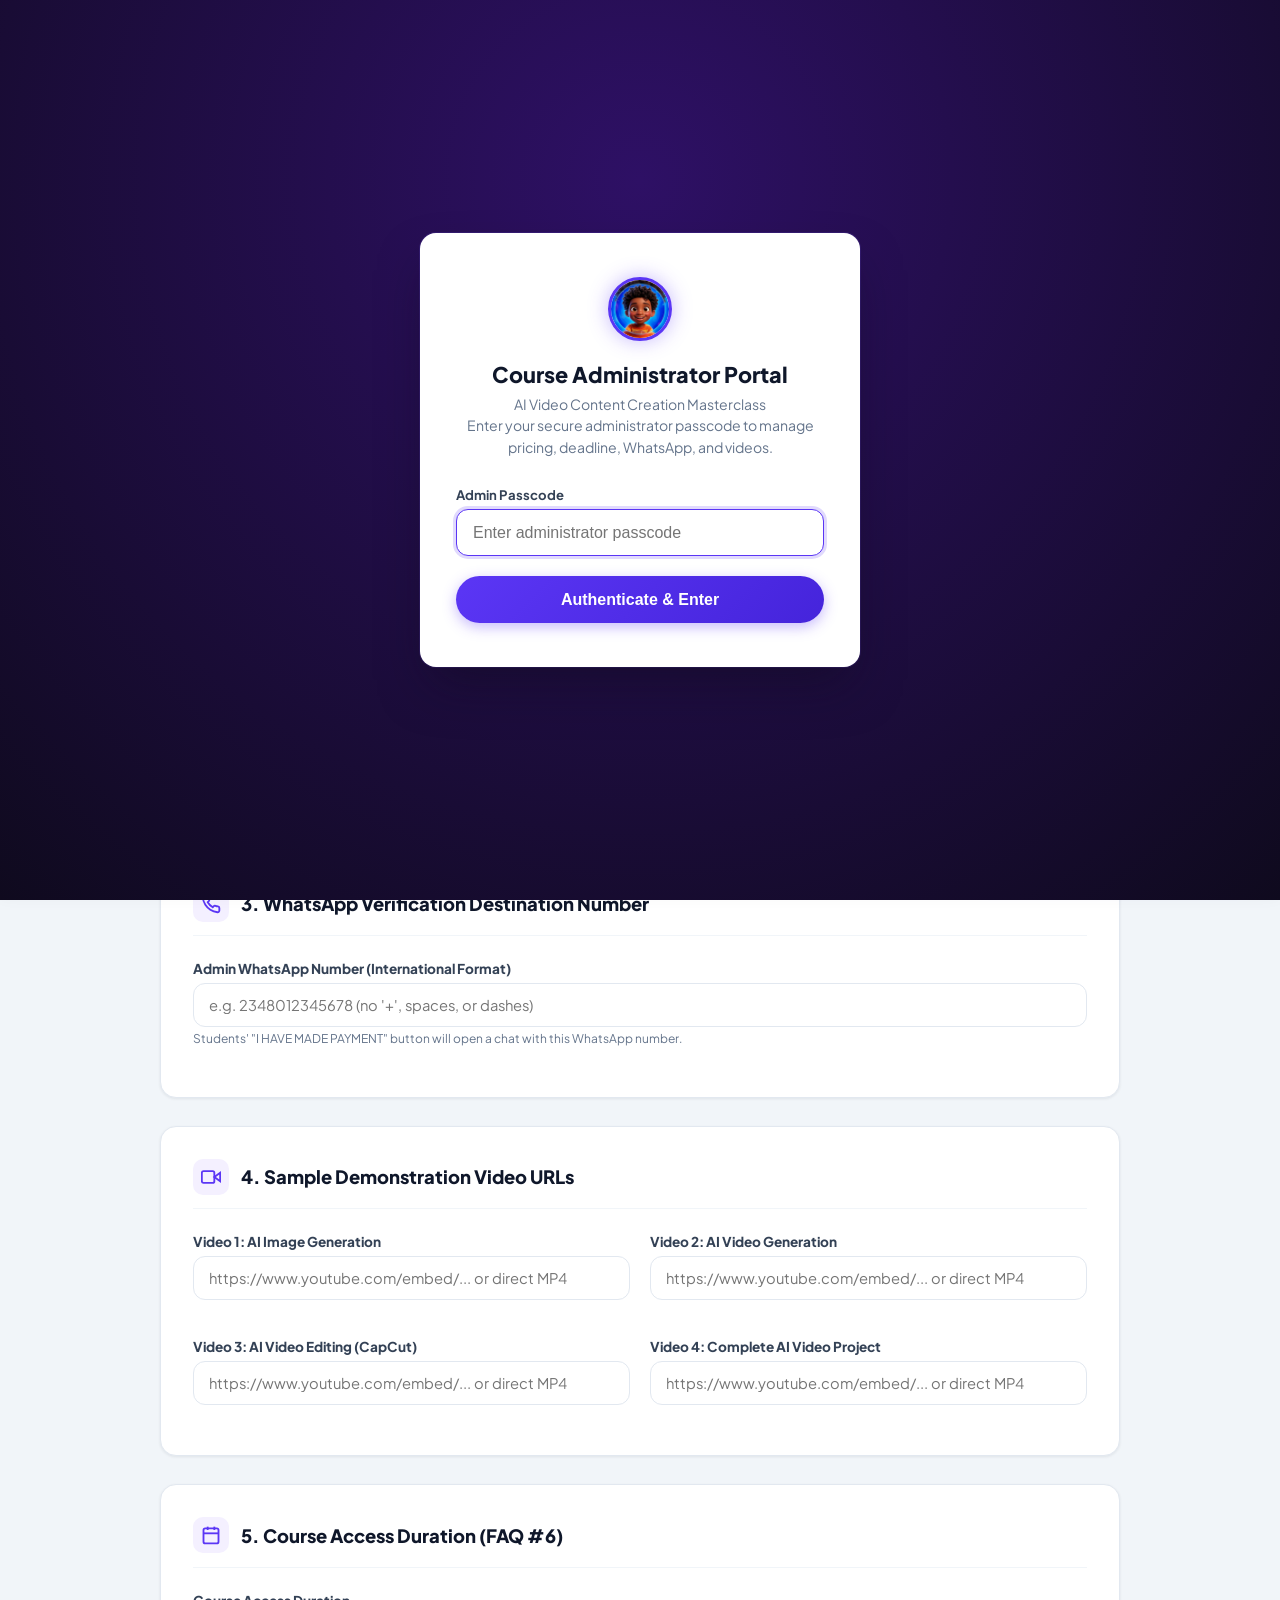
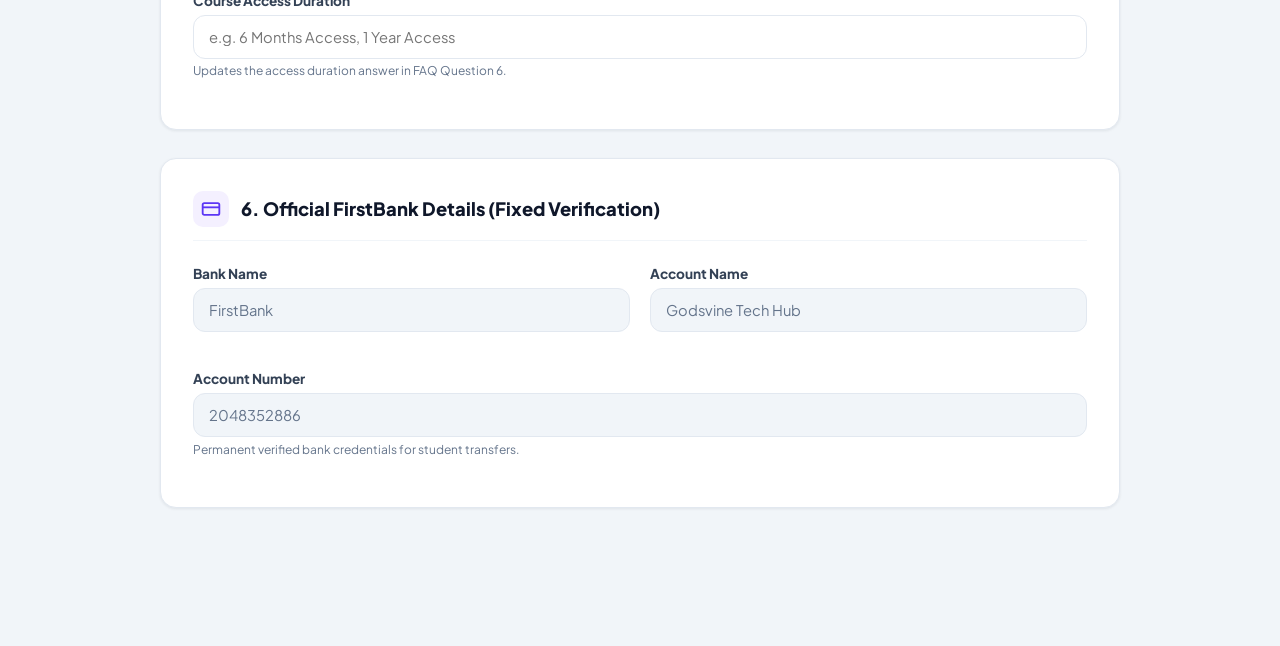
<file: admin.html>
<!DOCTYPE html>
<html lang="en">
<head>
  <meta charset="UTF-8">
  <meta name="viewport" content="width=device-width, initial-scale=1.0">
  <title>Admin Portal | AI Video Content Creation Masterclass</title>
  <meta name="robots" content="noindex, nofollow">

  <!-- Favicon -->
  <link rel="icon" type="image/png" href="favicon.png">

  <!-- Google Fonts: Plus Jakarta Sans -->
  <link rel="preconnect" href="https://fonts.googleapis.com">
  <link rel="preconnect" href="https://fonts.gstatic.com" crossorigin>
  <link href="https://fonts.googleapis.com/css2?family=Plus+Jakarta+Sans:wght@400;500;600;700;800;850&display=swap" rel="stylesheet">

  <style>
    :root {
      --primary: #5b36f5;
      --primary-dark: #4524db;
      --sky: #7c5cfc;
      --sky-tint: #f4f0ff;
      --slate-900: #0f172a;
      --slate-700: #334155;
      --slate-500: #64748b;
      --slate-200: #e2e8f0;
      --slate-100: #f1f5f9;
      --slate-50: #f8fafc;
      --white: #ffffff;
      --success: #10b981;
      --warning: #f59e0b;
      --danger: #ef4444;
      --radius-md: 12px;
      --radius-lg: 16px;
      --radius-pill: 9999px;
      --shadow-sm: 0 1px 3px rgba(15, 23, 42, 0.08);
      --shadow-md: 0 4px 12px rgba(15, 23, 42, 0.08);
      --shadow-lg: 0 12px 28px rgba(15, 23, 42, 0.12);
    }

    * { box-sizing: border-box; margin: 0; padding: 0; }

    body {
      font-family: 'Plus Jakarta Sans', system-ui, -apple-system, sans-serif;
      background: #f1f5f9;
      color: var(--slate-900);
      min-height: 100vh;
      display: flex;
      flex-direction: column;
    }

    /* Auth Screen */
    .auth-overlay {
      position: fixed;
      inset: 0;
      background: radial-gradient(circle at 50% 20%, #2e1065 0%, #0f0a1e 100%);
      z-index: 1000;
      display: flex;
      align-items: center;
      justify-content: center;
      padding: 1.5rem;
    }

    .auth-card {
      background: #ffffff;
      border-radius: var(--radius-lg);
      padding: 2.75rem 2.25rem;
      width: 100%;
      max-width: 440px;
      box-shadow: 0 25px 50px -12px rgba(15, 10, 30, 0.5), 0 0 0 1px rgba(124, 92, 252, 0.15);
      text-align: center;
    }

    .auth-logo-box {
      width: 64px;
      height: 64px;
      border-radius: 50%;
      margin: 0 auto 1.25rem auto;
      border: 3px solid var(--primary);
      box-shadow: 0 0 20px rgba(91, 54, 245, 0.35);
      overflow: hidden;
    }

    .auth-logo-box img {
      width: 100%;
      height: 100%;
      object-fit: cover;
    }

    .auth-title {
      font-size: 1.35rem;
      font-weight: 850;
      color: var(--slate-900);
      margin-bottom: 0.4rem;
    }

    .auth-desc {
      font-size: 0.88rem;
      color: var(--slate-500);
      margin-bottom: 1.75rem;
      line-height: 1.5;
    }

    .auth-input-group {
      margin-bottom: 1.25rem;
      text-align: left;
    }

    .auth-input-group label {
      display: block;
      font-size: 0.82rem;
      font-weight: 700;
      color: var(--slate-700);
      margin-bottom: 0.4rem;
    }

    .auth-input {
      width: 100%;
      padding: 0.85rem 1rem;
      border: 1.5px solid var(--slate-200);
      border-radius: var(--radius-md);
      font-size: 1rem;
      outline: none;
      transition: all 180ms ease;
    }

    .auth-input:focus {
      border-color: var(--primary);
      box-shadow: 0 0 0 3px rgba(91, 54, 245, 0.18);
    }

    .auth-btn {
      width: 100%;
      padding: 0.9rem;
      background: linear-gradient(135deg, var(--primary) 0%, var(--primary-dark) 100%);
      color: #ffffff;
      font-size: 1rem;
      font-weight: 750;
      border: none;
      border-radius: var(--radius-pill);
      cursor: pointer;
      box-shadow: 0 4px 14px rgba(91, 54, 245, 0.35);
      transition: all 180ms ease;
    }

    .auth-btn:hover {
      transform: translateY(-1px);
      box-shadow: 0 8px 20px rgba(91, 54, 245, 0.45);
    }

    .auth-error {
      color: var(--danger);
      font-size: 0.82rem;
      font-weight: 700;
      margin-top: 0.75rem;
      display: none;
    }

    /* Admin Top Bar */
    .admin-navbar {
      background: #ffffff;
      border-bottom: 1px solid var(--slate-200);
      padding: 0.85rem 1.5rem;
      display: flex;
      align-items: center;
      justify-content: space-between;
      position: sticky;
      top: 0;
      z-index: 50;
    }

    .admin-nav-brand {
      display: flex;
      align-items: center;
      gap: 0.75rem;
    }

    .admin-nav-logo {
      width: 36px;
      height: 36px;
      border-radius: 50%;
      object-fit: cover;
      border: 1.5px solid var(--sky);
    }

    .admin-nav-title {
      font-size: 1.05rem;
      font-weight: 850;
      color: var(--slate-900);
    }

    .admin-nav-badge {
      font-size: 0.7rem;
      font-weight: 800;
      background: #ecfdf5;
      color: var(--success);
      padding: 0.2rem 0.6rem;
      border-radius: var(--radius-pill);
      border: 1px solid rgba(16, 185, 129, 0.25);
      margin-left: 0.5rem;
    }

    .admin-nav-actions {
      display: flex;
      align-items: center;
      gap: 0.75rem;
    }

    .btn-nav-action {
      display: inline-flex;
      align-items: center;
      gap: 0.4rem;
      padding: 0.55rem 1rem;
      border-radius: var(--radius-pill);
      font-size: 0.85rem;
      font-weight: 700;
      cursor: pointer;
      text-decoration: none;
      transition: all 180ms ease;
    }

    .btn-preview {
      background: var(--sky-tint);
      color: var(--primary);
      border: 1px solid rgba(124, 92, 252, 0.3);
    }

    .btn-preview:hover {
      background: #ede8fe;
      color: var(--primary-dark);
    }

    .btn-logout {
      background: #fee2e2;
      color: #b91c1c;
      border: 1px solid rgba(239, 68, 68, 0.2);
    }

    .btn-logout:hover {
      background: #fecaca;
    }

    /* Main Container */
    .admin-main {
      max-width: 1000px;
      margin: 2rem auto;
      padding: 0 1.25rem;
      flex-grow: 1;
      width: 100%;
    }

    .admin-hero-card {
      background: linear-gradient(135deg, #1e1b4b 0%, #3b0764 50%, #4524db 100%);
      color: #ffffff;
      border-radius: var(--radius-lg);
      padding: 1.75rem 2rem;
      margin-bottom: 2rem;
      box-shadow: 0 12px 28px rgba(91, 54, 245, 0.18), 0 4px 12px rgba(15, 23, 42, 0.08);
      display: flex;
      align-items: center;
      justify-content: space-between;
      flex-wrap: wrap;
      gap: 1.25rem;
    }

    .admin-hero-text h1 {
      font-size: 1.4rem;
      font-weight: 850;
      margin-bottom: 0.35rem;
    }

    .admin-hero-text p {
      font-size: 0.88rem;
      color: #94a3b8;
    }

    .admin-status-pills {
      display: flex;
      gap: 0.6rem;
      flex-wrap: wrap;
    }

    .status-pill {
      background: rgba(255, 255, 255, 0.1);
      border: 1px solid rgba(255, 255, 255, 0.15);
      padding: 0.45rem 0.95rem;
      border-radius: var(--radius-pill);
      font-size: 0.78rem;
      font-weight: 700;
      color: #e2e8f0;
      display: flex;
      align-items: center;
      gap: 0.4rem;
    }

    /* Form Layout Grid */
    .admin-card {
      background: #ffffff;
      border: 1px solid var(--slate-200);
      border-radius: var(--radius-lg);
      padding: 2rem;
      margin-bottom: 1.75rem;
      box-shadow: var(--shadow-sm);
    }

    .admin-card-header {
      display: flex;
      align-items: center;
      gap: 0.75rem;
      margin-bottom: 1.5rem;
      padding-bottom: 0.85rem;
      border-bottom: 1px solid var(--slate-100);
    }

    .card-icon-circle {
      width: 36px;
      height: 36px;
      border-radius: 10px;
      background: var(--sky-tint);
      color: var(--primary);
      display: flex;
      align-items: center;
      justify-content: center;
    }

    .admin-card-header h2 {
      font-size: 1.15rem;
      font-weight: 800;
      color: var(--slate-900);
    }

    .form-grid-2 {
      display: grid;
      grid-template-columns: 1fr 1fr;
      gap: 1.25rem;
    }

    @media (max-width: 640px) {
      .form-grid-2 { grid-template-columns: 1fr; }
    }

    .form-field {
      margin-bottom: 1.15rem;
    }

    .form-field.full {
      grid-column: 1 / -1;
    }

    .form-field label {
      display: block;
      font-size: 0.85rem;
      font-weight: 750;
      color: var(--slate-700);
      margin-bottom: 0.35rem;
    }

    .form-field input, .form-field select, .form-field textarea {
      width: 100%;
      padding: 0.75rem 0.95rem;
      border: 1.5px solid var(--slate-200);
      border-radius: var(--radius-md);
      font-size: 0.92rem;
      font-family: inherit;
      background: #ffffff;
      transition: all 180ms ease;
    }

    .form-field input:focus, .form-field select:focus, .form-field textarea:focus {
      outline: none;
      border-color: var(--primary);
      box-shadow: 0 0 0 3px rgba(91, 54, 245, 0.16);
    }

    .form-field input[readonly] {
      background: #f1f5f9;
      color: var(--slate-500);
      cursor: not-allowed;
    }

    .form-field small {
      display: block;
      font-size: 0.75rem;
      color: var(--slate-500);
      margin-top: 0.3rem;
    }

    /* Fixed Actions Bottom Bar */
    .admin-bottom-actions {
      position: sticky;
      bottom: 0;
      background: rgba(255, 255, 255, 0.96);
      backdrop-filter: blur(12px);
      border-top: 1px solid var(--slate-200);
      padding: 1rem 1.5rem;
      display: flex;
      align-items: center;
      justify-content: space-between;
      gap: 1rem;
      box-shadow: 0 -4px 16px rgba(15, 23, 42, 0.05);
      z-index: 40;
    }

    .btn-save-master {
      background: linear-gradient(135deg, var(--primary) 0%, var(--primary-dark) 100%);
      color: #ffffff;
      padding: 0.85rem 2rem;
      border-radius: var(--radius-pill);
      font-size: 1rem;
      font-weight: 800;
      border: none;
      cursor: pointer;
      box-shadow: 0 4px 14px rgba(91, 54, 245, 0.35);
      transition: all 180ms ease;
    }

    .btn-save-master:hover {
      transform: translateY(-2px);
      box-shadow: 0 8px 22px rgba(91, 54, 245, 0.45);
    }

    .btn-export-code {
      background: var(--slate-100);
      color: var(--slate-700);
      padding: 0.85rem 1.5rem;
      border-radius: var(--radius-pill);
      font-size: 0.9rem;
      font-weight: 750;
      border: 1px solid var(--slate-200);
      cursor: pointer;
    }

    .btn-export-code:hover {
      background: #e2e8f0;
      color: var(--slate-900);
    }

    /* Toast */
    .admin-toast {
      position: fixed;
      bottom: 5.5rem;
      right: 2rem;
      background: var(--slate-900);
      color: #ffffff;
      border-left: 4px solid var(--success);
      padding: 0.9rem 1.5rem;
      border-radius: var(--radius-md);
      box-shadow: var(--shadow-lg);
      font-size: 0.9rem;
      font-weight: 700;
      display: none;
      z-index: 2000;
    }

    /* Modal for Exported Code */
    .export-modal-overlay {
      position: fixed;
      inset: 0;
      background: rgba(15, 23, 42, 0.7);
      backdrop-filter: blur(4px);
      z-index: 1500;
      display: none;
      align-items: center;
      justify-content: center;
      padding: 1.5rem;
    }

    .export-modal-card {
      background: #ffffff;
      border-radius: var(--radius-lg);
      padding: 2rem;
      width: 100%;
      max-width: 650px;
      max-height: 80vh;
      display: flex;
      flex-direction: column;
    }

    .export-code-box {
      background: #0f172a;
      color: #f8fafc;
      padding: 1rem;
      border-radius: 8px;
      font-family: monospace;
      font-size: 0.82rem;
      overflow-y: auto;
      flex-grow: 1;
      margin: 1rem 0;
      white-space: pre-wrap;
    }
  </style>
</head>
<body>

  <!-- ==========================================
       AUTHENTICATION OVERLAY
       ========================================== -->
  <div class="auth-overlay" id="authOverlay">
    <div class="auth-card">
      <div class="auth-logo-box">
        <img src="logo.jpg" alt="Admin Mascot Logo">
      </div>
      <h2 class="auth-title">Course Administrator Portal</h2>
      <p class="auth-desc">
        AI Video Content Creation Masterclass<br>
        Enter your secure administrator passcode to manage pricing, deadline, WhatsApp, and videos.
      </p>

      <form id="authForm" onsubmit="return false;">
        <div class="auth-input-group">
          <label for="adminPasscode">Admin Passcode</label>
          <input type="password" id="adminPasscode" class="auth-input" placeholder="Enter administrator passcode" required autocomplete="current-password">
        </div>
        <button type="submit" class="auth-btn" id="loginBtn">Authenticate & Enter</button>
        <div class="auth-error" id="authError">Incorrect passcode. Please try again.</div>
      </form>
    </div>
  </div>

  <!-- ==========================================
       ADMIN NAVIGATION BAR
       ========================================== -->
  <header class="admin-navbar">
    <div class="admin-nav-brand">
      <img src="logo.jpg" alt="Logo" class="admin-nav-logo">
      <span class="admin-nav-title">Masterclass Control Dashboard</span>
      <span class="admin-nav-badge">Authenticated</span>
    </div>

    <div class="admin-nav-actions">
      <a href="index.html" target="_blank" class="btn-nav-action btn-preview" title="View Public Landing Page">
        <svg width="15" height="15" viewBox="0 0 24 24" fill="none" stroke="currentColor" stroke-width="2.2">
          <path d="M18 13v6a2 2 0 0 1-2 2H5a2 2 0 0 1-2-2V8a2 2 0 0 1 2-2h6"></path>
          <polyline points="15 3 21 3 21 9"></polyline>
          <line x1="10" y1="14" x2="21" y2="3"></line>
        </svg>
        <span>Preview Landing Page</span>
      </a>
      <button type="button" class="btn-nav-action btn-logout" id="logoutBtn">
        <svg width="15" height="15" viewBox="0 0 24 24" fill="none" stroke="currentColor" stroke-width="2.2">
          <path d="M9 21H5a2 2 0 0 1-2-2V5a2 2 0 0 1 2-2h4"></path>
          <polyline points="16 17 21 12 16 7"></polyline>
          <line x1="21" y1="12" x2="9" y2="12"></line>
        </svg>
        <span>Logout</span>
      </button>
    </div>
  </header>

  <!-- ==========================================
       MAIN ADMIN CONTENT
       ========================================== -->
  <main class="admin-main">
    <div class="admin-hero-card">
      <div class="admin-hero-text">
        <h1>Course Management & Settings</h1>
        <p>Changes saved here update the public landing page instantly without code modification.</p>
      </div>
      <div class="admin-status-pills">
        <div class="status-pill">
          <span>Official Bank: FirstBank</span>
        </div>
        <div class="status-pill">
          <span>Acct: 2048352886</span>
        </div>
      </div>
    </div>

    <!-- CARD 1: PRICING -->
    <div class="admin-card">
      <div class="admin-card-header">
        <div class="card-icon-circle">
          <svg width="20" height="20" viewBox="0 0 24 24" fill="none" stroke="currentColor" stroke-width="2.2">
            <line x1="12" y1="1" x2="12" y2="23"></line>
            <path d="M17 5H9.5a3.5 3.5 0 0 0 0 7h5a3.5 3.5 0 0 1 0 7H6"></path>
          </svg>
        </div>
        <h2>1. Tuition Fee & Pricing (Nigerian Naira ₦)</h2>
      </div>

      <div class="form-grid-2">
        <div class="form-field">
          <label for="admRegularPrice">Regular Price (Optional Strikethrough)</label>
          <input type="text" id="admRegularPrice" placeholder="e.g. 50,000">
          <small>Leave empty to show [ENTER REGULAR PRICE] or omit strikethrough.</small>
        </div>

        <div class="form-field">
          <label for="admOfferPrice">Special Offer Price (Active Enrollment Fee)</label>
          <input type="text" id="admOfferPrice" placeholder="e.g. 25,000">
          <small>Displayed prominently across hero, pricing card, payment step 1, and mobile bar.</small>
        </div>
      </div>
    </div>

    <!-- CARD 2: COUNTDOWN DEADLINE -->
    <div class="admin-card">
      <div class="admin-card-header">
        <div class="card-icon-circle">
          <svg width="20" height="20" viewBox="0 0 24 24" fill="none" stroke="currentColor" stroke-width="2.2">
            <circle cx="12" cy="12" r="10"></circle>
            <polyline points="12 6 12 12 16 14"></polyline>
          </svg>
        </div>
        <h2>2. Registration Deadline & Countdown</h2>
      </div>

      <div class="form-grid-2">
        <div class="form-field">
          <label for="admDeadline">Registration Deadline Date & Time</label>
          <input type="datetime-local" id="admDeadline">
          <small>Set the exact deadline for the registration cohort.</small>
        </div>

        <div class="form-field" style="display:flex; flex-direction:column; justify-content:center;">
          <label style="display:flex; align-items:center; gap:0.6rem; cursor:pointer;">
            <input type="checkbox" id="admCloseOnExpire" style="width:18px; height:18px;" checked>
            <span>Close enrollment buttons automatically when timer hits zero</span>
          </label>
        </div>
      </div>
    </div>

    <!-- CARD 3: WHATSAPP NUMBER -->
    <div class="admin-card">
      <div class="admin-card-header">
        <div class="card-icon-circle">
          <svg width="20" height="20" viewBox="0 0 24 24" fill="none" stroke="currentColor" stroke-width="2.2">
            <path d="M22 16.92v3a2 2 0 0 1-2.18 2 19.79 19.79 0 0 1-8.63-3.07 19.5 19.5 0 0 1-6-6 19.79 19.79 0 0 1-3.07-8.67A2 2 0 0 1 4.11 2h3a2 2 0 0 1 2 1.72 12.84 12.84 0 0 0 .7 2.81 2 2 0 0 1-.45 2.11L8.09 9.91a16 16 0 0 0 6 6l1.27-1.27a2 2 0 0 1 2.11-.45 12.84 12.84 0 0 0 2.81.7A2 2 0 0 1 22 16.92z"></path>
          </svg>
        </div>
        <h2>3. WhatsApp Verification Destination Number</h2>
      </div>

      <div class="form-field">
        <label for="admWhatsapp">Admin WhatsApp Number (International Format)</label>
        <input type="text" id="admWhatsapp" placeholder="e.g. 2348012345678 (no '+', spaces, or dashes)">
        <small>Students' "I HAVE MADE PAYMENT" button will open a chat with this WhatsApp number.</small>
      </div>
    </div>

    <!-- CARD 4: SAMPLE VIDEO EMBEDS -->
    <div class="admin-card">
      <div class="admin-card-header">
        <div class="card-icon-circle">
          <svg width="20" height="20" viewBox="0 0 24 24" fill="none" stroke="currentColor" stroke-width="2.2">
            <polygon points="23 7 16 12 23 17 23 7"></polygon>
            <rect x="1" y="5" width="15" height="14" rx="2" ry="2"></rect>
          </svg>
        </div>
        <h2>4. Sample Demonstration Video URLs</h2>
      </div>

      <div class="form-grid-2">
        <div class="form-field">
          <label for="admVideo1">Video 1: AI Image Generation</label>
          <input type="url" id="admVideo1" placeholder="https://www.youtube.com/embed/... or direct MP4">
        </div>

        <div class="form-field">
          <label for="admVideo2">Video 2: AI Video Generation</label>
          <input type="url" id="admVideo2" placeholder="https://www.youtube.com/embed/... or direct MP4">
        </div>

        <div class="form-field">
          <label for="admVideo3">Video 3: AI Video Editing (CapCut)</label>
          <input type="url" id="admVideo3" placeholder="https://www.youtube.com/embed/... or direct MP4">
        </div>

        <div class="form-field">
          <label for="admVideo4">Video 4: Complete AI Video Project</label>
          <input type="url" id="admVideo4" placeholder="https://www.youtube.com/embed/... or direct MP4">
        </div>
      </div>
    </div>

    <!-- CARD 5: ACCESS DURATION -->
    <div class="admin-card">
      <div class="admin-card-header">
        <div class="card-icon-circle">
          <svg width="20" height="20" viewBox="0 0 24 24" fill="none" stroke="currentColor" stroke-width="2.2">
            <rect x="3" y="4" width="18" height="18" rx="2" ry="2"></rect>
            <line x1="16" y1="2" x2="16" y2="6"></line>
            <line x1="8" y1="2" x2="8" y2="6"></line>
            <line x1="3" y1="10" x2="21" y2="10"></line>
          </svg>
        </div>
        <h2>5. Course Access Duration (FAQ #6)</h2>
      </div>

      <div class="form-field">
        <label for="admDuration">Course Access Duration</label>
        <input type="text" id="admDuration" placeholder="e.g. 6 Months Access, 1 Year Access">
        <small>Updates the access duration answer in FAQ Question 6.</small>
      </div>
    </div>

    <!-- CARD 6: OFFICIAL BANK DETAILS (LOCKED) -->
    <div class="admin-card">
      <div class="admin-card-header">
        <div class="card-icon-circle">
          <svg width="20" height="20" viewBox="0 0 24 24" fill="none" stroke="currentColor" stroke-width="2.2">
            <rect x="2" y="5" width="20" height="14" rx="2"></rect>
            <line x1="2" y1="10" x2="22" y2="10"></line>
          </svg>
        </div>
        <h2>6. Official FirstBank Details (Fixed Verification)</h2>
      </div>

      <div class="form-grid-2">
        <div class="form-field">
          <label>Bank Name</label>
          <input type="text" value="FirstBank" readonly>
        </div>
        <div class="form-field">
          <label>Account Name</label>
          <input type="text" value="Godsvine Tech Hub" readonly>
        </div>
        <div class="form-field full">
          <label>Account Number</label>
          <input type="text" value="2048352886" readonly>
          <small>Permanent verified bank credentials for student transfers.</small>
        </div>
      </div>
    </div>
  </main>

  <!-- ==========================================
       BOTTOM ACTIONS BAR
       ========================================== -->
  <div class="admin-bottom-actions">
    <div>
      <button type="button" class="btn-export-code" id="btnExportCode">
        Export to config.js Code
      </button>
      <button type="button" class="btn-export-code" id="btnResetDefaults" style="margin-left: 0.5rem; color: #b91c1c;">
        Reset to Defaults
      </button>
    </div>

    <button type="button" class="btn-save-master" id="btnSaveMaster">
      Save & Apply Live to Website
    </button>
  </div>

  <!-- Toast Notification -->
  <div class="admin-toast" id="adminToast">Settings saved successfully!</div>

  <!-- Export Code Modal -->
  <div class="export-modal-overlay" id="exportModal">
    <div class="export-modal-card">
      <h3 style="font-size: 1.25rem; font-weight: 800;">Export Configuration for config.js</h3>
      <p style="font-size: 0.85rem; color: var(--slate-500); margin-top: 0.25rem;">
        You can copy this snippet and paste it into <code>config.js</code> to persist these settings permanently.
      </p>
      <div class="export-code-box" id="exportCodeContent"></div>
      <div style="display:flex; justify-content:flex-end; gap:0.5rem;">
        <button type="button" class="btn-export-code" id="btnCopySnippet">Copy Snippet</button>
        <button type="button" class="btn-save-master" id="btnCloseExportModal" style="padding:0.6rem 1.4rem;">Close</button>
      </div>
    </div>
  </div>

  <script src="config.js"></script>
  <script src="admin.js"></script>
</body>
</html>
</file>
<file: styles.css>
/* ==========================================================================
   AI VIDEO CONTENT CREATION MASTERCLASS - DESIGN SYSTEM & STYLES
   Inspired by Modern SaaS / AI Interface (Evido & ChatGPT Aesthetics)
   Palette: Electric AI Violet, Soft Lavender, Crisp White, Slate Grayscale
   ========================================================================== */

:root {
  /* Brand Color Palette - Direct Match with Admin Dashboard */
  --primary: #5b36f5;
  --primary-dark: #4524db;
  --sky: #7c5cfc;
  --sky-tint: #f4f0ff;
  --slate-900: #0f172a;
  --slate-700: #334155;
  --slate-600: #475569;
  --slate-500: #64748b;
  --slate-200: #e2e8f0;
  --slate-100: #f1f5f9;
  --slate-50: #f8fafc;
  --white: #ffffff;
  --success: #10b981;
  --warning: #f59e0b;
  --danger: #ef4444;

  /* Theme Mapping */
  --color-primary: #5b36f5;       /* Electric Royal Purple */
  --color-primary-dark: #4524db;  /* Deep Purple Dark */
  --color-primary-light: #7c5cfc; /* Sky Purple Accent */
  --color-primary-rgb: 91, 54, 245;

  /* Lavender / Soft Purple Accents */
  --color-lavender: #f4f0ff;      /* Sky-tint soft purple */
  --color-lavender-subtle: #f8fafc;
  --color-lavender-hover: #ede8fe;
  --color-lavender-border: #e4daf7;

  /* Secondary Purple & Violet Tones */
  --color-sky: #7c5cfc;
  --color-sky-light: #818cf8;
  --color-sky-tint: #f4f0ff;
  --color-sky-surface: #f8fafc;

  /* Neutral Backgrounds & Crisp White Surfaces */
  --color-white: #ffffff;
  --color-bg: #ffffff;            /* Pure Crisp White Primary Canvas */
  --color-bg-subtle: #fbf9ff;     /* Delicate Soft Lavender Tint for Alternating Sections */
  --color-surface: #ffffff;
  --color-surface-subtle: #fbf9ff;

  /* Typography Scale Colors - High-contrast Mature Slate */
  --color-text-main: #0f172a;     /* Deep Slate 900 */
  --color-text-muted: #334155;    /* Slate 700 */
  --color-text-subtle: #64748b;   /* Slate 500 */
  --color-border: #ede8f7;        /* Clean Lavender-Slate Crisp Divider */
  --color-border-subtle: #f5f2fa; /* Soft Lavender Divider */
  --color-border-focus: #5b36f5;  /* Primary Purple Focus */

  /* Semantic Feedback Colors */
  --color-success: #10b981;
  --color-success-bg: #ecfdf5;
  --color-warning: #f59e0b;
  --color-warning-bg: #fffbeb;
  --color-danger: #ef4444;
  --color-danger-bg: #fef2f2;

  /* Typography - Clean Modern Geometric Sans */
  --font-family: 'Plus Jakarta Sans', system-ui, -apple-system, BlinkMacSystemFont, 'Segoe UI', Roboto, sans-serif;
  
  /* Shadows & Ambient Elevations */
  --shadow-xs: 0 1px 2px rgba(15, 23, 42, 0.05);
  --shadow-sm: 0 1px 3px rgba(15, 23, 42, 0.08);
  --shadow-md: 0 4px 12px rgba(15, 23, 42, 0.08);
  --shadow-lg: 0 12px 28px rgba(15, 23, 42, 0.12);
  --shadow-xl: 0 20px 40px -10px rgba(15, 23, 42, 0.14);
  --shadow-glow: 0 0 25px rgba(91, 54, 245, 0.2);
  --shadow-glass: 0 20px 45px -12px rgba(15, 23, 42, 0.1), 0 0 0 1px #e2e8f0;

  /* Modern Squircles & Radii - Directly from Admin Dashboard */
  --radius-xs: 6px;
  --radius-sm: 10px;
  --radius-md: 12px;
  --radius-lg: 16px;
  --radius-xl: 20px;
  --radius-pill: 9999px;

  /* Timing Transitions */
  --transition-fast: 150ms cubic-bezier(0.4, 0, 0.2, 1);
  --transition-normal: 220ms cubic-bezier(0.4, 0, 0.2, 1);
  --transition-spring: 300ms cubic-bezier(0.34, 1.56, 0.64, 1);
}

/* ==========================================
   CSS RESET & BASE TYPOGRAPHY (Proportional & Compact)
   ========================================== */
*, *::before, *::after {
  box-sizing: border-box;
  margin: 0;
  padding: 0;
}

html {
  scroll-behavior: smooth;
  font-size: 16px; /* High-visibility baseline typography (~23% global scale boost) */
  -webkit-text-size-adjust: 100%;
}

body {
  font-family: var(--font-family);
  background-color: var(--color-bg);
  color: var(--color-text-main);
  line-height: 1.6;
  overflow-x: hidden;
  text-rendering: optimizeLegibility;
  -webkit-font-smoothing: antialiased;
  -moz-osx-font-smoothing: grayscale;
}

::selection {
  background: rgba(91, 54, 245, 0.18);
  color: var(--color-primary-dark);
}

img, video, svg {
  display: block;
  max-width: 100%;
}

button, input, textarea, select {
  font: inherit;
  color: inherit;
}

a {
  color: inherit;
  text-decoration: none;
}

/* Layout Utilities - Spacious & Readable Container */
.container {
  width: 100%;
  max-width: 1180px;
  margin-left: auto;
  margin-right: auto;
  padding-left: 1.5rem;
  padding-right: 1.5rem;
}

.section {
  padding-top: 2.75rem;
  padding-bottom: 2.75rem;
  position: relative;
}

@media (max-width: 768px) {
  .section {
    padding-top: 2rem;
    padding-bottom: 2rem;
  }
}

/* Section Header Shared Styles - Sleek, High-Visibility & Centered */
.section-header {
  text-align: center;
  max-width: 680px;
  margin: 0 auto 1.85rem auto;
}

.section-tag {
  display: inline-flex;
  align-items: center;
  gap: 0.4rem;
  padding: 0.32rem 0.95rem;
  background-color: var(--sky-tint);
  color: var(--primary);
  font-size: 0.78rem;
  font-weight: 850;
  letter-spacing: 0.05em;
  text-transform: uppercase;
  border-radius: var(--radius-pill);
  margin-bottom: 0.65rem;
  border: 1px solid rgba(91, 54, 245, 0.25);
}

.section-title {
  font-size: 1.85rem;
  font-weight: 850;
  line-height: 1.28;
  color: var(--slate-900);
  letter-spacing: -0.025em;
  margin-bottom: 0.55rem;
}

.section-title .text-gradient {
  background: linear-gradient(135deg, var(--primary) 0%, #7c3aed 50%, #9333ea 100%);
  -webkit-background-clip: text;
  -webkit-text-fill-color: transparent;
}

.section-subtitle {
  font-size: 1.05rem;
  color: var(--slate-600);
  line-height: 1.6;
  font-weight: 450;
}

/* Admin Dashboard Signature Components */
.admin-nav-badge {
  font-size: 0.7rem;
  font-weight: 800;
  background: #ecfdf5;
  color: var(--success);
  padding: 0.22rem 0.7rem;
  border-radius: var(--radius-pill);
  border: 1px solid rgba(16, 185, 129, 0.25);
  display: inline-flex;
  align-items: center;
  gap: 0.35rem;
}

.card-icon-circle {
  width: 36px;
  height: 36px;
  border-radius: 10px;
  background: var(--sky-tint);
  border: 1px solid rgba(91, 54, 245, 0.15);
  color: var(--primary);
  display: flex;
  align-items: center;
  justify-content: center;
  flex-shrink: 0;
}

.status-pill {
  background: #ffffff;
  border: 1.5px solid var(--slate-200);
  padding: 0.42rem 0.9rem;
  border-radius: var(--radius-pill);
  font-size: 0.78rem;
  font-weight: 700;
  color: var(--slate-700);
  display: inline-flex;
  align-items: center;
  gap: 0.45rem;
  box-shadow: 0 1px 3px rgba(15, 23, 42, 0.05);
  transition: all 180ms ease;
}

.status-pill:hover {
  border-color: var(--primary);
  color: var(--slate-900);
}

.status-pill svg {
  color: var(--primary);
  flex-shrink: 0;
}

/* ==========================================
   NAVIGATION BAR - Clean Admin Style
   ========================================== */
.site-header {
  position: sticky;
  top: 0;
  z-index: 100;
  background-color: #ffffff;
  border-bottom: 1px solid var(--slate-200);
  box-shadow: 0 1px 3px rgba(15, 23, 42, 0.05);
  transition: all var(--transition-normal);
}

.nav-container {
  display: flex;
  align-items: center;
  justify-content: space-between;
  height: 3.35rem;
}

.brand-logo {
  display: flex;
  align-items: center;
  gap: 0.65rem;
}

.brand-icon-box {
  width: 32px;
  height: 32px;
  border-radius: 50%;
  border: 1.5px solid var(--sky);
  display: flex;
  align-items: center;
  justify-content: center;
  overflow: hidden;
  box-shadow: 0 0 10px rgba(124, 92, 252, 0.25);
  flex-shrink: 0;
}

.brand-logo-img {
  width: 100%;
  height: 100%;
  object-fit: cover;
  display: block;
  border-radius: 50%;
  transition: transform var(--transition-normal);
}

.brand-logo:hover .brand-logo-img {
  transform: scale(1.06);
}

.brand-text-block {
  display: flex;
  flex-direction: column;
}

.brand-name {
  font-size: 0.9rem;
  font-weight: 850;
  letter-spacing: -0.015em;
  color: var(--slate-900);
  line-height: 1.15;
}

.brand-sub {
  font-size: 0.62rem;
  font-weight: 750;
  color: var(--color-primary);
  letter-spacing: 0.06em;
  text-transform: uppercase;
}

.nav-links {
  display: flex;
  align-items: center;
  gap: 1.15rem;
  list-style: none;
}

.nav-link {
  font-size: 0.8rem;
  font-weight: 600;
  color: var(--slate-600);
  transition: color var(--transition-fast);
}

.nav-link:hover {
  color: var(--color-primary);
}

.nav-actions {
  display: flex;
  align-items: center;
  gap: 0.55rem;
}

.mobile-nav-toggle {
  display: none;
  background: none;
  border: none;
  font-size: 1.35rem;
  color: var(--color-text-main);
  cursor: pointer;
  padding: 0.35rem;
}

@media (max-width: 991px) {
  .nav-links {
    display: none;
  }
  .mobile-nav-toggle {
    display: flex;
    align-items: center;
    justify-content: center;
  }
}

/* ==========================================
   BUTTONS & CTAs - Refined Pill Style Matched with Admin
   ========================================== */
.btn {
  display: inline-flex;
  align-items: center;
  justify-content: center;
  gap: 0.45rem;
  font-weight: 750;
  font-size: 0.95rem;
  padding: 0.62rem 1.45rem;
  border-radius: var(--radius-pill);
  transition: all 180ms ease;
  cursor: pointer;
  text-align: center;
  white-space: nowrap;
  border: 1px solid transparent;
  user-select: none;
  letter-spacing: -0.01em;
}

/* Primary CTA: Solid/Gradient Royal Purple */
.btn-primary {
  background: linear-gradient(135deg, var(--primary) 0%, var(--primary-dark) 100%);
  color: #ffffff;
  box-shadow: 0 4px 14px rgba(91, 54, 245, 0.3);
}

.btn-primary:hover {
  transform: translateY(-1px);
  box-shadow: 0 6px 18px rgba(91, 54, 245, 0.42);
  color: #ffffff;
}

.btn-primary:active {
  transform: translateY(0);
}

/* Secondary CTA: Soft Sky Tint / Lavender Pill */
.btn-secondary {
  background-color: var(--sky-tint);
  color: var(--primary);
  border: 1px solid rgba(124, 92, 252, 0.3);
  box-shadow: none;
}

.btn-secondary:hover {
  background-color: #ede8fe;
  color: var(--primary-dark);
  transform: translateY(-1px);
}

.btn-secondary:active {
  transform: translateY(0);
}

.btn-lg {
  padding: 0.78rem 1.85rem;
  font-size: 1.05rem;
}

.btn-sm {
  padding: 0.45rem 1rem;
  font-size: 0.85rem;
}

.btn-whatsapp {
  background: #25D366;
  color: #ffffff;
  border-radius: var(--radius-pill);
  box-shadow: 0 4px 14px rgba(37, 211, 102, 0.28);
}

.btn-whatsapp:hover {
  background: #20bd5a;
  transform: translateY(-2px);
  box-shadow: 0 8px 22px rgba(37, 211, 102, 0.38);
}

.btn-block {
  width: 100%;
}

.btn:disabled, .btn[aria-disabled="true"], .btn-disabled {
  opacity: 0.55;
  cursor: not-allowed;
  transform: none !important;
  box-shadow: none !important;
  pointer-events: none;
}

/* Strategic Section CTA Wrappers */
.section-cta-wrap {
  display: flex;
  justify-content: center;
  align-items: center;
  margin-top: 1.35rem;
  width: 100%;
}

.section-cta-wrap .btn {
  display: inline-flex;
  align-items: center;
  justify-content: center;
  gap: 0.5rem;
  padding: 0.55rem 1.35rem;
  font-size: 0.8rem;
  font-weight: 750;
  border-radius: var(--radius-pill);
  box-shadow: 0 4px 14px rgba(91, 54, 245, 0.22);
  transition: all var(--transition-fast);
}

.section-cta-wrap .btn:hover {
  transform: translateY(-2px);
  box-shadow: 0 8px 24px rgba(91, 54, 245, 0.35);
}

.countdown-cta-wrap {
  margin-top: 1rem;
}

/* ==========================================
   SECTION 1: HERO SECTION
   ========================================== */
.hero-section {
  padding-top: 3.25rem;
  padding-bottom: 2rem;
  position: relative;
  overflow: hidden;
  background: radial-gradient(circle at 85% 15%, rgba(91, 54, 245, 0.05) 0%, rgba(255, 255, 255, 0) 55%),
              radial-gradient(circle at 12% 85%, rgba(124, 92, 252, 0.04) 0%, rgba(255, 255, 255, 0) 50%);
}

.hero-grid {
  display: grid;
  grid-template-columns: 1.05fr 0.95fr;
  gap: 2rem;
  align-items: start;
}

.hero-content {
  display: flex;
  flex-direction: column;
  min-width: 0;
}

.hero-visual-col {
  display: flex;
  flex-direction: column;
  gap: 1.15rem;
  min-width: 0;
}

.fee-info-group {
  display: flex;
  flex-direction: column;
  gap: 0.15rem;
}

.hero-pill-badge {
  display: inline-flex;
  align-items: center;
  gap: 0.4rem;
  padding: 0.22rem 0.75rem;
  background-color: var(--sky-tint);
  border: 1px solid rgba(91, 54, 245, 0.25);
  border-radius: var(--radius-pill);
  font-size: 0.84rem;
  font-weight: 750;
  color: var(--primary);
  margin-bottom: 0.65rem;
}

.pill-dot {
  width: 6px;
  height: 6px;
  border-radius: 50%;
  background-color: var(--primary);
  animation: pulse-dot 2s infinite;
}

@keyframes pulse-dot {
  0% { transform: scale(0.95); box-shadow: 0 0 0 0 rgba(91, 54, 245, 0.6); }
  70% { transform: scale(1); box-shadow: 0 0 0 5px rgba(91, 54, 245, 0); }
  100% { transform: scale(0.95); box-shadow: 0 0 0 0 rgba(91, 54, 245, 0); }
}

.hero-title {
  font-size: 2.35rem;
  font-weight: 850;
  line-height: 1.22;
  letter-spacing: -0.028em;
  color: var(--slate-900);
  margin-bottom: 0.85rem;
}

@media (max-width: 768px) {
  .hero-title {
    font-size: 1.85rem;
  }
}

.hero-title .text-gradient {
  background: linear-gradient(135deg, var(--primary) 0%, #7c3aed 60%, #9333ea 100%);
  -webkit-background-clip: text;
  -webkit-text-fill-color: transparent;
}

/* Dynamic AI Brush Splash Badge from Graphics */
.hero-ai-brush-badge {
  display: inline-flex;
  align-items: baseline;
  gap: 0.35rem;
  background: linear-gradient(135deg, #7c3aed 0%, #5b36f5 55%, #4524db 100%);
  color: #ffffff;
  padding: 0.22rem 0.85rem 0.28rem 0.8rem;
  border-radius: 8px 18px 8px 18px;
  transform: rotate(-1.5deg);
  box-shadow: 0 4px 14px rgba(91, 54, 245, 0.32);
  margin-left: 0.4rem;
  vertical-align: middle;
}

.hero-ai-brush-badge .brush-script {
  font-style: italic;
  font-weight: 600;
  font-size: 0.92em;
  opacity: 0.95;
  letter-spacing: -0.01em;
}

.hero-ai-brush-badge .brush-ai {
  font-weight: 850;
  letter-spacing: 0.04em;
  font-size: 1.15em;
}

.hero-subheadline {
  font-size: 1.12rem;
  font-weight: 450;
  color: var(--slate-600);
  line-height: 1.65;
  letter-spacing: -0.01em;
  margin-bottom: 1.25rem;
}

.hero-subheadline strong {
  color: var(--slate-900);
  font-weight: 750;
}

/* Packages to Learn Include Card (Directly from Graphics) */
.hero-packages-card {
  background: #ffffff;
  border: 1.5px solid var(--slate-200);
  border-radius: var(--radius-lg);
  padding: 1.15rem 1.35rem;
  margin-bottom: 1.25rem;
  box-shadow: 0 4px 18px rgba(15, 23, 42, 0.05);
  transition: all var(--transition-normal);
}

.hero-packages-card:hover {
  border-color: rgba(91, 54, 245, 0.35);
  box-shadow: 0 8px 24px rgba(91, 54, 245, 0.08);
}

.packages-card-header {
  display: flex;
  align-items: center;
  justify-content: space-between;
  margin-bottom: 0.85rem;
  padding-bottom: 0.65rem;
  border-bottom: 1px solid var(--slate-100);
}

.packages-card-pill {
  font-size: 0.85rem;
  font-weight: 850;
  color: #ffffff;
  background: linear-gradient(135deg, var(--primary) 0%, var(--primary-dark) 100%);
  padding: 0.32rem 0.95rem;
  border-radius: var(--radius-pill);
  letter-spacing: 0.02em;
  box-shadow: 0 2px 8px rgba(91, 54, 245, 0.25);
  display: inline-flex;
  align-items: center;
}

.packages-count-badge {
  font-size: 0.82rem;
  font-weight: 750;
  color: var(--slate-500);
}

.packages-list {
  list-style: none;
  display: grid;
  grid-template-columns: repeat(2, 1fr);
  gap: 0.85rem 1.15rem;
}

@media (max-width: 600px) {
  .packages-list {
    grid-template-columns: 1fr;
    gap: 0.75rem;
  }
}

.package-item {
  display: flex;
  align-items: flex-start;
  gap: 0.75rem;
}

.package-icon-wrap {
  width: 32px;
  height: 32px;
  border-radius: 50%;
  background: linear-gradient(135deg, #2e1065 0%, #1e1b4b 100%);
  color: #ffffff;
  display: flex;
  align-items: center;
  justify-content: center;
  flex-shrink: 0;
  margin-top: 2px;
  box-shadow: 0 2px 8px rgba(46, 16, 101, 0.25);
}

.package-text {
  display: flex;
  flex-direction: column;
}

.package-text strong {
  font-size: 0.94rem;
  font-weight: 750;
  color: var(--slate-900);
  line-height: 1.35;
}

.package-text span {
  font-size: 0.82rem;
  color: var(--slate-500);
  line-height: 1.45;
  margin-top: 2px;
}

/* Action & Pricing Strip */
.hero-action-banner {
  display: flex;
  align-items: center;
  gap: 1.15rem;
  margin-bottom: 1.25rem;
  flex-wrap: wrap;
  background: linear-gradient(135deg, rgba(244, 240, 255, 0.85) 0%, #ffffff 100%);
  border: 1.5px solid var(--color-lavender-border);
  border-radius: var(--radius-lg);
  padding: 0.85rem 1.15rem;
  box-shadow: 0 4px 16px rgba(91, 54, 245, 0.06);
}

.hero-price-badge-wrap {
  display: flex;
  align-items: center;
  gap: 0.85rem;
}

.hero-splash-price-tag {
  background: linear-gradient(135deg, #7c3aed 0%, #6b21a8 100%);
  color: #ffffff;
  padding: 0.45rem 1.15rem;
  border-radius: 8px 20px 8px 20px;
  display: flex;
  flex-direction: column;
  align-items: center;
  justify-content: center;
  box-shadow: 0 6px 18px rgba(124, 58, 237, 0.35);
  transform: rotate(-2deg);
}

.hero-splash-price-tag .splash-label {
  font-size: 0.82rem;
  font-weight: 850;
  letter-spacing: 0.08em;
  opacity: 0.9;
  line-height: 1;
}

.hero-splash-price-tag .splash-val {
  font-size: 1.55rem;
  font-weight: 850;
  line-height: 1.1;
  letter-spacing: -0.02em;
}

.splash-sub-text {
  display: flex;
  flex-direction: column;
  gap: 0.2rem;
}

.splash-badge-pill {
  font-size: 0.85rem;
  font-weight: 850;
  color: var(--primary);
  text-transform: uppercase;
  letter-spacing: 0.04em;
}

.splash-access {
  font-size: 0.92rem;
  font-weight: 650;
  color: var(--slate-600);
}

.hero-cta-group {
  display: flex;
  flex-wrap: wrap;
  align-items: center;
  gap: 0.75rem;
  margin-left: auto;
}

@media (max-width: 680px) {
  .hero-action-banner {
    flex-direction: column;
    align-items: stretch;
  }
  .hero-cta-group {
    margin-left: 0;
    width: 100%;
  }
  .hero-cta-group .btn {
    width: 100%;
  }
}

.hero-highlights {
  display: flex;
  flex-wrap: wrap;
  gap: 0.65rem;
  padding-top: 1rem;
  border-top: 1px solid var(--slate-200);
}

.status-pill-urgency {
  background: #fffbeb;
  border-color: rgba(245, 158, 11, 0.35);
  color: #b45309;
  font-weight: 850;
}

.status-pill-urgency svg {
  color: #f59e0b;
}

/* ==========================================
   HERO VISUAL SHOWCASE (3D Glassmorphic Card)
   White & Purple Clean Palette
   ========================================== */
.hero-visual-card {
  position: relative;
  border-radius: var(--radius-xl);
  background: linear-gradient(145deg, rgba(255, 255, 255, 0.96) 0%, rgba(246, 243, 255, 0.9) 100%);
  backdrop-filter: blur(20px);
  -webkit-backdrop-filter: blur(20px);
  border: 1px solid rgba(255, 255, 255, 0.95);
  box-shadow: 0 12px 32px -8px rgba(91, 54, 245, 0.12), 0 0 0 1px var(--color-border);
  padding: 0.85rem;
  overflow: hidden;
  transition: transform var(--transition-normal), box-shadow var(--transition-normal);
}

.hero-visual-card:hover {
  transform: translateY(-3px);
  box-shadow: 0 20px 48px -10px rgba(91, 54, 245, 0.18), 0 0 0 1px rgba(91, 54, 245, 0.25);
}

.hero-visual-card::before {
  content: "";
  position: absolute;
  top: -50px;
  right: -50px;
  width: 150px;
  height: 150px;
  background: radial-gradient(circle, rgba(124, 92, 252, 0.2) 0%, rgba(255, 255, 255, 0) 70%);
  pointer-events: none;
}

.hero-preview-screen {
  background: #ffffff;
  border-radius: var(--radius-lg);
  padding: 0.85rem;
  color: var(--slate-900);
  position: relative;
  overflow: hidden;
  border: 1px solid var(--color-border);
  box-shadow: 0 4px 16px rgba(91, 54, 245, 0.05);
}

.hero-studio-screen {
  padding: 0.85rem;
  background: #ffffff;
}

.preview-top-bar {
  display: flex;
  align-items: center;
  justify-content: space-between;
  margin-bottom: 0.75rem;
  padding-bottom: 0.55rem;
  border-bottom: 1px solid var(--color-border-subtle);
}

.preview-dots {
  display: flex;
  gap: 0.4rem;
}

.preview-dot {
  width: 8px;
  height: 8px;
  border-radius: 50%;
}
.dot-red { background: #ef4444; }
.dot-yellow { background: #f59e0b; }
.dot-green { background: #10b981; }

.preview-badge-status {
  font-size: 0.78rem;
  font-weight: 750;
  background: var(--sky-tint);
  color: var(--primary);
  padding: 0.25rem 0.75rem;
  border-radius: var(--radius-pill);
  border: 1px solid rgba(91, 54, 245, 0.25);
  display: inline-flex;
  align-items: center;
}

.hero-studio-img-box {
  position: relative;
  width: 100%;
  aspect-ratio: 16 / 10;
  border-radius: var(--radius-md);
  overflow: hidden;
  box-shadow: 0 4px 16px rgba(91, 54, 245, 0.12);
  background: var(--sky-tint);
  border: 1px solid var(--color-border);
}

.hero-studio-img {
  width: 100%;
  height: 100%;
  object-fit: cover;
  display: block;
  transition: transform var(--transition-normal);
}

.hero-visual-card:hover .hero-studio-img {
  transform: scale(1.02);
}

.studio-floating-tag {
  position: absolute;
  bottom: 0.75rem;
  left: 0.75rem;
  right: 0.75rem;
  background: rgba(255, 255, 255, 0.96);
  backdrop-filter: blur(8px);
  -webkit-backdrop-filter: blur(8px);
  border: 1px solid var(--color-border);
  border-radius: var(--radius-pill);
  padding: 0.42rem 0.95rem;
  display: flex;
  align-items: center;
  gap: 0.5rem;
  color: var(--slate-900);
  font-size: 0.82rem;
  font-weight: 750;
  box-shadow: 0 4px 14px rgba(91, 54, 245, 0.12);
}

.studio-floating-tag svg {
  color: var(--primary);
  flex-shrink: 0;
}

/* Floating Graphic Overlay Badges from Hero Flyer */
.hero-floating-graphic-badge {
  position: absolute;
  background: rgba(255, 255, 255, 0.96);
  backdrop-filter: blur(10px);
  -webkit-backdrop-filter: blur(10px);
  border: 1px solid rgba(255, 255, 255, 0.95);
  border-radius: var(--radius-sm);
  padding: 0.45rem 0.85rem;
  box-shadow: 0 4px 14px rgba(15, 23, 42, 0.1);
  display: flex;
  flex-direction: column;
  gap: 0.15rem;
  z-index: 5;
  pointer-events: none;
}

.badge-top-right {
  top: 0.75rem;
  right: 0.75rem;
  text-align: right;
}

.badge-bottom-left {
  bottom: 0.85rem;
  left: 0.85rem;
}

.graphic-badge-tag {
  font-size: 0.82rem;
  font-weight: 850;
  color: var(--primary);
  text-transform: uppercase;
  letter-spacing: 0.05em;
}

.graphic-badge-title {
  font-size: 0.84rem;
  font-weight: 850;
  color: var(--slate-900);
  line-height: 1.25;
}

.graphic-badge-socials {
  display: flex;
  align-items: center;
  gap: 0.45rem;
  font-size: 0.85rem;
  font-weight: 750;
  color: var(--slate-600);
}

/* ==========================================
   DEDICATED HERO DIRECT PAYMENT & ACTIVATION CARD
   Spacious, Clean, and Perfectly Fitted
   ========================================== */
.hero-direct-pay-card {
  background: #ffffff;
  border: 1.5px solid var(--slate-200);
  border-radius: var(--radius-xl);
  padding: 1.25rem 1.35rem;
  box-shadow: 0 4px 18px rgba(15, 23, 42, 0.06);
  display: flex;
  flex-direction: column;
  gap: 0.95rem;
  transition: all var(--transition-normal);
}

.hero-direct-pay-card:hover {
  border-color: rgba(91, 54, 245, 0.45);
  box-shadow: 0 8px 24px rgba(91, 54, 245, 0.1);
}

.direct-pay-top-banner {
  display: flex;
  align-items: center;
  justify-content: space-between;
  padding-bottom: 0.75rem;
  border-bottom: 1px solid var(--slate-100);
  gap: 0.75rem;
}

.pay-top-left {
  display: flex;
  flex-direction: column;
  gap: 0.25rem;
}

.direct-pay-pill {
  font-size: 0.78rem;
  font-weight: 850;
  color: #ffffff;
  background: linear-gradient(135deg, #2e1065 0%, #3b0764 100%);
  padding: 0.22rem 0.85rem;
  border-radius: var(--radius-pill);
  display: inline-flex;
  align-items: center;
  gap: 0.35rem;
  letter-spacing: 0.02em;
  width: fit-content;
}

.direct-pay-pill svg {
  color: #a855f7;
}

.direct-pay-heading {
  font-size: 1.15rem;
  font-weight: 850;
  color: var(--slate-900);
  letter-spacing: -0.015em;
  margin: 0;
}

.direct-pay-amount-badge {
  background: var(--sky-tint);
  border: 1px solid rgba(91, 54, 245, 0.25);
  border-radius: var(--radius-md);
  padding: 0.35rem 0.85rem;
  display: flex;
  flex-direction: column;
  align-items: center;
  justify-content: center;
  flex-shrink: 0;
}

.amount-sub {
  font-size: 0.68rem;
  font-weight: 850;
  color: var(--primary);
  letter-spacing: 0.06em;
  line-height: 1;
}

.amount-val {
  font-size: 1.25rem;
  font-weight: 850;
  color: var(--primary);
  letter-spacing: -0.02em;
  line-height: 1.1;
}

/* Bank Account Block */
.direct-account-block {
  display: flex;
  align-items: center;
  gap: 0.95rem;
  background: var(--slate-50);
  border: 1.5px solid var(--slate-200);
  border-radius: var(--radius-md);
  padding: 0.85rem 1.05rem;
  transition: all var(--transition-fast);
}

.direct-account-block:hover {
  background: #ffffff;
  border-color: var(--primary);
}

.bank-icon-box {
  width: 44px;
  height: 44px;
  border-radius: 12px;
  background: var(--sky-tint);
  color: var(--primary);
  display: flex;
  align-items: center;
  justify-content: center;
  flex-shrink: 0;
  border: 1.5px solid rgba(91, 54, 245, 0.2);
}

.bank-account-info {
  display: flex;
  flex-direction: column;
  min-width: 0;
  gap: 0.15rem;
}

.bank-account-holder {
  font-size: 0.82rem;
  font-weight: 800;
  color: var(--slate-500);
  letter-spacing: 0.05em;
  text-transform: uppercase;
}

.bank-number-line {
  display: flex;
  align-items: center;
  gap: 0.65rem;
  flex-wrap: wrap;
}

.bank-account-number {
  font-size: 1.45rem;
  font-weight: 850;
  color: var(--slate-900);
  letter-spacing: 0.06em;
  line-height: 1.1;
}

.bank-name-badge {
  font-size: 0.78rem;
  font-weight: 850;
  color: var(--primary);
  background: var(--sky-tint);
  border: 1px solid rgba(91, 54, 245, 0.25);
  padding: 0.18rem 0.6rem;
  border-radius: var(--radius-pill);
  letter-spacing: 0.04em;
}

.btn-copy-account-quick {
  background: #ffffff;
  border: 1.5px solid var(--primary);
  padding: 0.55rem 1.05rem;
  border-radius: var(--radius-pill);
  font-size: 0.88rem;
  font-weight: 750;
  color: var(--primary);
  cursor: pointer;
  display: inline-flex;
  align-items: center;
  justify-content: center;
  gap: 0.45rem;
  transition: all var(--transition-fast);
  margin-left: auto;
  flex-shrink: 0;
  white-space: nowrap;
  box-shadow: 0 2px 6px rgba(91, 54, 245, 0.1);
}

.btn-copy-account-quick:hover {
  background: var(--primary);
  color: #ffffff;
  transform: translateY(-1px);
  box-shadow: 0 4px 12px rgba(91, 54, 245, 0.25);
}

/* Proof Confirmation Row */
.direct-proof-block {
  display: flex;
  align-items: flex-start;
  gap: 0.95rem;
  background: linear-gradient(135deg, #f0fdf4 0%, #ffffff 100%);
  border: 1.5px solid #bbf7d0;
  border-radius: var(--radius-md);
  padding: 0.85rem 1.05rem;
  transition: all var(--transition-fast);
}

.direct-proof-block:hover {
  border-color: #22c55e;
  box-shadow: 0 4px 14px rgba(34, 197, 94, 0.12);
}

.proof-wa-icon-box {
  width: 44px;
  height: 44px;
  border-radius: 50%;
  background: #25D366;
  color: #ffffff;
  display: flex;
  align-items: center;
  justify-content: center;
  flex-shrink: 0;
  box-shadow: 0 4px 12px rgba(37, 211, 102, 0.35);
  margin-top: 0.15rem;
}

.proof-content-wrap {
  display: flex;
  flex-direction: column;
  min-width: 0;
  gap: 0.2rem;
}

.proof-action-label {
  font-size: 0.86rem;
  font-weight: 650;
  color: var(--slate-600);
}

.proof-phone-link {
  font-size: 1.35rem;
  font-weight: 850;
  color: #15803d;
  letter-spacing: 0.03em;
  text-decoration: none;
  display: inline-flex;
  align-items: center;
  gap: 0.4rem;
  transition: color var(--transition-fast);
}

.proof-phone-link:hover {
  color: #25D366;
}

.proof-access-promise {
  font-size: 0.92rem;
  color: var(--slate-600);
  line-height: 1.45;
  margin: 0;
}

.highlight-knowledge {
  color: var(--primary);
  font-weight: 850;
}

@media (max-width: 600px) {
  .direct-account-block {
    flex-direction: column;
    align-items: stretch;
  }
  .btn-copy-account-quick {
    margin-left: 0;
    width: 100%;
  }
}

.hero-preview-caption {
  font-size: 0.92rem;
  color: var(--slate-500);
  text-align: center;
  margin-top: 0.85rem;
  line-height: 1.5;
}

/* ==========================================
   HERO 4 CHARACTER STYLES LINEUP SHOWCASE
   ========================================== */
.hero-styles-showcase-box {
  margin-top: 1.85rem;
  background: #ffffff;
  border: 1.5px solid var(--color-border);
  border-radius: var(--radius-lg);
  box-shadow: 0 4px 16px rgba(91, 54, 245, 0.06);
  padding: 1.35rem 1.5rem;
  position: relative;
  overflow: hidden;
}

.styles-showcase-header {
  display: flex;
  align-items: center;
  justify-content: space-between;
  flex-wrap: wrap;
  gap: 0.75rem;
  margin-bottom: 1rem;
  padding-bottom: 0.75rem;
  border-bottom: 1px solid var(--color-border-subtle);
}

.styles-showcase-tag {
  display: inline-flex;
  align-items: center;
  font-size: 0.86rem;
  font-weight: 850;
  text-transform: uppercase;
  letter-spacing: 0.06em;
  color: var(--primary);
  background: var(--sky-tint);
  border: 1px solid rgba(91, 54, 245, 0.2);
  padding: 0.22rem 0.7rem;
  border-radius: var(--radius-pill);
  margin-bottom: 0.25rem;
}

.styles-showcase-title {
  font-size: 1.25rem;
  font-weight: 850;
  color: var(--slate-900);
  letter-spacing: -0.015em;
  margin: 0;
}

.styles-showcase-badge {
  display: inline-flex;
  align-items: center;
  gap: 0.4rem;
  font-size: 0.82rem;
  font-weight: 750;
  color: #15803d;
  background: #ecfdf5;
  border: 1px solid rgba(22, 163, 74, 0.25);
  padding: 0.28rem 0.75rem;
  border-radius: var(--radius-pill);
}

.styles-lineup-media-wrapper {
  position: relative;
  border-radius: var(--radius-md);
  overflow: hidden;
  box-shadow: 0 4px 14px rgba(15, 23, 42, 0.06);
  border: 1px solid var(--color-border);
  background: #f8fafc;
}

.styles-lineup-img {
  width: 100%;
  aspect-ratio: 16 / 9;
  object-fit: cover;
  display: block;
}

.styles-lineup-indicators {
  display: grid;
  grid-template-columns: repeat(4, 1fr);
  gap: 0.45rem;
  padding: 0.65rem 0.75rem;
  background: #ffffff;
  border-top: 1px solid var(--color-border);
}

@media (max-width: 680px) {
  .styles-lineup-indicators {
    grid-template-columns: repeat(2, 1fr);
    gap: 0.4rem;
  }
}

.lineup-col-badge {
  display: flex;
  align-items: center;
  gap: 0.45rem;
  background: var(--color-bg-subtle);
  border: 1px solid var(--color-border);
  padding: 0.45rem 0.75rem;
  border-radius: var(--radius-md);
  font-size: 0.88rem;
  font-weight: 750;
  color: var(--slate-900);
  transition: all 180ms ease;
}

.lineup-col-badge:hover {
  background: var(--sky-tint);
  border-color: var(--primary);
  transform: translateY(-1px);
}

.lineup-badge-num {
  width: 22px;
  height: 22px;
  border-radius: 50%;
  background: var(--primary);
  color: #ffffff;
  font-size: 0.84rem;
  font-weight: 800;
  display: flex;
  align-items: center;
  justify-content: center;
  flex-shrink: 0;
}

.lineup-badge-dot {
  width: 6px;
  height: 6px;
  border-radius: 50%;
  background: var(--primary);
  flex-shrink: 0;
}

.lineup-badge-text {
  white-space: nowrap;
  overflow: hidden;
  text-overflow: ellipsis;
}

@media (max-width: 991px) {
  .hero-grid {
    grid-template-columns: 1fr;
    gap: 2rem;
  }
  .hero-cta-group {
    justify-content: stretch;
  }
  .hero-cta-group .btn {
    width: 100%;
  }
}

/* ==========================================
   SECTION 2: COUNTDOWN TIMER - Admin Dashboard Style
   ========================================== */
.countdown-section {
  background: var(--color-bg-subtle);
  border-top: 1px solid var(--color-border);
  border-bottom: 1px solid var(--color-border);
  padding: 2.5rem 0;
}

.countdown-wrapper {
  background: #ffffff;
  border: 1px solid var(--color-border);
  border-radius: var(--radius-lg);
  box-shadow: 0 4px 16px rgba(91, 54, 245, 0.06);
  padding: 1.65rem 1.5rem;
  text-align: center;
  max-width: 640px;
  margin: 0 auto;
  position: relative;
  transition: box-shadow var(--transition-normal);
}

.countdown-wrapper:hover {
  box-shadow: 0 8px 24px rgba(91, 54, 245, 0.1);
  border-color: rgba(91, 54, 245, 0.3);
}

.countdown-heading {
  font-size: 1.55rem;
  font-weight: 850;
  color: var(--slate-900);
  letter-spacing: -0.02em;
  margin-bottom: 0.35rem;
  line-height: 1.3;
}

.countdown-supporting {
  font-size: 1.05rem;
  color: var(--slate-500);
  margin-bottom: 1.25rem;
  line-height: 1.5;
}

.timer-grid {
  display: flex;
  justify-content: center;
  align-items: center;
  gap: 0.75rem;
  flex-wrap: wrap;
  margin-bottom: 1.25rem;
}

.timer-card {
  background: #ffffff;
  border: 1.5px solid var(--color-border);
  border-radius: var(--radius-md);
  padding: 0.65rem 0.95rem;
  min-width: 72px;
  box-shadow: var(--shadow-xs);
  display: flex;
  flex-direction: column;
  align-items: center;
  transition: all var(--transition-fast);
}

.timer-card:hover {
  border-color: var(--primary);
  transform: translateY(-2px);
  box-shadow: 0 4px 12px rgba(91, 54, 245, 0.12);
}

.timer-value {
  font-size: 1.75rem;
  font-weight: 850;
  color: var(--primary);
  line-height: 1;
  font-variant-numeric: tabular-nums;
  margin-bottom: 0.25rem;
}

.timer-label {
  font-size: 0.84rem;
  font-weight: 800;
  text-transform: uppercase;
  letter-spacing: 0.08em;
  color: var(--slate-500);
}

.timer-divider {
  font-size: 1.5rem;
  font-weight: 800;
  color: var(--primary);
  opacity: 0.6;
  margin-top: -0.4rem;
}

@media (max-width: 600px) {
  .timer-grid {
    gap: 0.45rem;
  }
  .timer-card {
    min-width: 60px;
    padding: 0.5rem 0.5rem;
  }
  .timer-divider {
    display: none;
  }
}

.deadline-note {
  display: inline-flex;
  align-items: center;
  gap: 0.5rem;
  font-size: 0.95rem;
  font-weight: 650;
  color: var(--slate-700);
  background: var(--sky-tint);
  padding: 0.45rem 1.15rem;
  border-radius: var(--radius-pill);
  border: 1px solid rgba(91, 54, 245, 0.2);
}

.deadline-note #deadlineDisplayPlaceholder {
  color: #dc2626;
  font-weight: 850;
  letter-spacing: 0.06em;
  background: #fef2f2;
  border: 1px solid #fecaca;
  padding: 0.15rem 0.65rem;
  border-radius: var(--radius-pill);
  display: inline-block;
  margin-left: 0.35rem;
  box-shadow: 0 1px 4px rgba(220, 38, 38, 0.12);
}

.registration-closed-banner {
  display: none;
  background: var(--color-danger-bg);
  border: 1px solid var(--color-danger);
  color: var(--color-danger);
  padding: 1rem;
  border-radius: var(--radius-md);
  margin-top: 0.85rem;
  font-weight: 700;
  font-size: 0.92rem;
}

/* ==========================================
   SECTION 3: WATCH WHAT YOU WILL LEARN
   ========================================== */
.video-gallery-section {
  background: #ffffff;
  border-top: 1px solid var(--slate-200);
  border-bottom: 1px solid var(--slate-200);
}

.videos-grid {
  display: grid;
  grid-template-columns: repeat(4, 1fr);
  gap: 0.95rem;
  width: 100%;
}

@media (max-width: 1080px) {
  .videos-grid {
    grid-template-columns: repeat(2, 1fr);
    gap: 0.85rem;
  }
}

@media (max-width: 600px) {
  .videos-grid {
    grid-template-columns: 1fr;
    gap: 0.75rem;
  }
}

.video-card {
  background: #ffffff;
  border-radius: var(--radius-lg);
  border: 1px solid var(--color-border);
  box-shadow: 0 2px 8px rgba(91, 54, 245, 0.04);
  overflow: hidden;
  display: flex;
  flex-direction: column;
  height: 100%;
  transition: transform 180ms ease, box-shadow 180ms ease, border-color 180ms ease;
}

.video-card:hover {
  transform: translateY(-3px);
  box-shadow: 0 6px 18px rgba(91, 54, 245, 0.12);
  border-color: var(--primary);
}

.video-media-wrapper {
  position: relative;
  width: 100%;
  aspect-ratio: 16 / 9;
  background: var(--sky-tint);
  border-bottom: 1px solid var(--color-border);
  overflow: hidden;
  display: flex;
  align-items: center;
  justify-content: center;
  cursor: pointer;
}

.video-poster-art {
  position: absolute;
  inset: 0;
  width: 100%;
  height: 100%;
  object-fit: cover;
  opacity: 0.96;
  transition: transform 250ms ease;
}

.video-card:hover .video-poster-art {
  transform: scale(1.03);
}

.video-play-overlay {
  position: relative;
  z-index: 2;
  width: 38px;
  height: 38px;
  border-radius: 50%;
  background: var(--primary);
  color: #ffffff;
  display: flex;
  align-items: center;
  justify-content: center;
  box-shadow: 0 4px 14px rgba(91, 54, 245, 0.35);
  transition: all 180ms ease;
  cursor: pointer;
  border: 2px solid rgba(255, 255, 255, 0.85);
}

.video-card:hover .video-play-overlay {
  background: var(--primary-dark);
  transform: scale(1.08);
  box-shadow: 0 0 16px rgba(91, 54, 245, 0.55);
}

.video-badge {
  position: absolute;
  bottom: 0.5rem;
  left: 0.5rem;
  z-index: 2;
  background: rgba(255, 255, 255, 0.95);
  backdrop-filter: blur(4px);
  color: var(--primary);
  font-size: 0.82rem;
  font-weight: 800;
  padding: 0.15rem 0.5rem;
  border-radius: var(--radius-pill);
  border: 1px solid rgba(91, 54, 245, 0.25);
  box-shadow: 0 2px 6px rgba(0, 0, 0, 0.1);
}

.video-duration {
  position: absolute;
  bottom: 0.5rem;
  right: 0.5rem;
  z-index: 2;
  background: rgba(255, 255, 255, 0.95);
  backdrop-filter: blur(4px);
  color: var(--slate-700);
  font-size: 0.82rem;
  font-weight: 750;
  padding: 0.15rem 0.5rem;
  border-radius: var(--radius-pill);
  border: 1px solid var(--color-border);
  box-shadow: 0 2px 6px rgba(0, 0, 0, 0.1);
}

.video-content {
  padding: 0.75rem;
  display: flex;
  flex-direction: column;
  flex-grow: 1;
}

.video-title {
  font-size: 1.08rem;
  font-weight: 800;
  color: var(--slate-900);
  margin-bottom: 0.2rem;
  line-height: 1.25;
  letter-spacing: -0.015em;
}

.video-description {
  font-size: 0.94rem;
  color: var(--slate-500);
  line-height: 1.4;
  margin-bottom: 0.65rem;
  flex-grow: 1;
}

.btn-watch-sample {
  display: inline-flex;
  align-items: center;
  justify-content: center;
  gap: 0.35rem;
  width: 100%;
  padding: 0.4rem 0.75rem;
  font-size: 0.92rem;
  font-weight: 750;
  color: var(--primary);
  background: var(--sky-tint);
  border: 1px solid rgba(91, 54, 245, 0.25);
  border-radius: var(--radius-pill);
  transition: all 180ms ease;
  cursor: pointer;
}

.btn-watch-sample:hover {
  background: var(--primary);
  color: #ffffff;
  border-color: var(--primary);
  box-shadow: 0 4px 12px rgba(91, 54, 245, 0.3);
  transform: translateY(-1px);
}

/* ==========================================
   FEATURED ADVERT PRODUCTION CARD (Executive Admin Style)
   ========================================== */
.featured-advert-card {
  margin-top: 1.25rem;
  background: #ffffff;
  border: 1px solid var(--color-border);
  border-radius: var(--radius-lg);
  box-shadow: 0 4px 16px rgba(91, 54, 245, 0.06);
  padding: 1.15rem 1.25rem;
  max-width: 760px;
  margin-left: auto;
  margin-right: auto;
  transition: border-color 180ms ease, box-shadow 180ms ease;
}

.featured-advert-card:hover {
  border-color: var(--primary);
  box-shadow: 0 6px 20px rgba(91, 54, 245, 0.1);
}

@media (max-width: 600px) {
  .featured-advert-card {
    padding: 1rem 0.85rem;
  }
}

.featured-advert-header {
  display: flex;
  align-items: center;
  justify-content: space-between;
  flex-wrap: wrap;
  gap: 0.75rem;
  padding-bottom: 0.95rem;
  border-bottom: 1px solid var(--color-border-subtle);
  margin-bottom: 1.15rem;
}

.featured-advert-title-group {
  display: flex;
  align-items: center;
  gap: 0.65rem;
  flex-wrap: wrap;
}

.live-broadcast-pill {
  display: inline-flex;
  align-items: center;
  gap: 0.35rem;
  background: #fee2e2;
  color: #b91c1c;
  border: 1px solid #fecaca;
  padding: 0.2rem 0.55rem;
  border-radius: var(--radius-pill);
  font-size: 0.84rem;
  font-weight: 850;
  letter-spacing: 0.05em;
}

.live-blink {
  width: 6px;
  height: 6px;
  border-radius: 50%;
  background: #dc2626;
  animation: live-blink 1.5s infinite;
}

@keyframes live-blink {
  0%, 100% { opacity: 1; transform: scale(1); }
  50% { opacity: 0.3; transform: scale(0.85); }
}

.featured-advert-heading {
  font-size: 1.25rem;
  font-weight: 850;
  color: var(--slate-900);
  letter-spacing: -0.015em;
}

.featured-advert-badges {
  display: flex;
  align-items: center;
  gap: 0.45rem;
  flex-wrap: wrap;
}

.tech-stack-tag {
  background: var(--sky-tint);
  color: var(--primary);
  border: 1px solid rgba(91, 54, 245, 0.2);
  font-size: 0.82rem;
  font-weight: 800;
  padding: 0.2rem 0.55rem;
  border-radius: var(--radius-pill);
}

.aspect-tag {
  background: var(--slate-100);
  color: var(--slate-600);
  border: 1px solid var(--slate-200);
  font-size: 0.82rem;
  font-weight: 700;
  padding: 0.2rem 0.55rem;
  border-radius: var(--radius-pill);
}

/* Audio Dock */
.featured-audio-dock {
  background: var(--color-bg-subtle);
  border: 1px solid var(--color-border);
  border-radius: var(--radius-md);
  padding: 0.75rem 1rem;
  margin-bottom: 1.15rem;
}

.audio-control-row {
  display: flex;
  align-items: center;
  gap: 0.85rem;
  flex-wrap: wrap;
}

.btn-play-advert-audio {
  width: 36px;
  height: 36px;
  border-radius: 50%;
  background: var(--primary);
  color: #ffffff;
  border: none;
  display: flex;
  align-items: center;
  justify-content: center;
  cursor: pointer;
  flex-shrink: 0;
  box-shadow: 0 4px 12px rgba(91, 54, 245, 0.3);
  transition: all 180ms ease;
}

.btn-play-advert-audio:hover {
  background: var(--primary-dark);
  transform: scale(1.06);
}

.audio-meta-col {
  display: flex;
  flex-direction: column;
  flex-grow: 1;
  min-width: 180px;
}

.audio-meta-top {
  display: flex;
  align-items: center;
  justify-content: space-between;
  margin-bottom: 0.25rem;
  gap: 0.45rem;
  flex-wrap: wrap;
}

.audio-title-label {
  font-size: 0.95rem;
  font-weight: 750;
  color: var(--slate-900);
}

.audio-status-label {
  font-size: 0.84rem;
  color: var(--slate-500);
  font-weight: 600;
}

.audio-progress-bar {
  width: 100%;
  height: 4px;
  background: var(--slate-200);
  border-radius: 2px;
  overflow: hidden;
}

.audio-progress-fill {
  width: 0%;
  height: 100%;
  background: var(--primary);
  border-radius: 2px;
  transition: width 0.15s linear;
}

.btn-open-broadcast-modal {
  display: inline-flex;
  align-items: center;
  gap: 0.4rem;
  background: #ffffff;
  border: 1.5px solid var(--primary);
  color: var(--primary);
  padding: 0.45rem 0.95rem;
  border-radius: var(--radius-pill);
  font-size: 0.92rem;
  font-weight: 800;
  cursor: pointer;
  transition: all 180ms ease;
  white-space: nowrap;
}

.btn-open-broadcast-modal:hover {
  background: var(--primary);
  color: #ffffff;
  box-shadow: 0 4px 12px rgba(91, 54, 245, 0.28);
}

/* Script Dialogue Cards */
.featured-advert-script-grid {
  display: grid;
  grid-template-columns: 1fr 1fr;
  gap: 0.95rem;
}

@media (max-width: 768px) {
  .featured-advert-script-grid {
    grid-template-columns: 1fr;
  }
}

.speaker-dialogue-card {
  background: #ffffff;
  border: 1px solid var(--color-border);
  border-radius: var(--radius-md);
  padding: 0.85rem 1rem;
  display: flex;
  flex-direction: column;
  gap: 0.45rem;
  box-shadow: 0 2px 6px rgba(91, 54, 245, 0.03);
  transition: all 180ms ease;
}

.speaker-dialogue-card.speaker-alex {
  border-left: 3.5px solid var(--primary);
}

.speaker-dialogue-card.speaker-leo {
  border-left: 3.5px solid var(--warning);
}

.speaker-card-header {
  display: flex;
  align-items: center;
  gap: 0.55rem;
}

.speaker-avatar-badge {
  width: 24px;
  height: 24px;
  border-radius: 50%;
  color: #ffffff;
  font-size: 0.85rem;
  font-weight: 850;
  display: flex;
  align-items: center;
  justify-content: center;
  flex-shrink: 0;
}

.avatar-alex {
  background: var(--primary);
}

.avatar-leo {
  background: var(--warning);
}

.speaker-meta {
  display: flex;
  flex-direction: column;
}

.speaker-role-name {
  font-size: 0.8rem;
  font-weight: 800;
  color: var(--slate-900);
  line-height: 1.2;
}

.speaker-tagline {
  font-size: 0.82rem;
  font-weight: 650;
  color: var(--slate-500);
}

.speaker-quote {
  font-size: 0.96rem;
  color: var(--slate-700);
  line-height: 1.45;
  font-style: italic;
}

/* ==========================================
   INTERACTIVE AI VISUAL STYLES LAB
   Executive White & Royal Purple Studio Theme
   ========================================== */
.styles-showcase-section {
  background: linear-gradient(180deg, #ffffff 0%, #faf8ff 50%, #ffffff 100%);
  border-top: 1px solid var(--color-border);
  border-bottom: 1px solid var(--color-border);
  position: relative;
  overflow: hidden;
}

.styles-showcase-section::before {
  content: "";
  position: absolute;
  top: 0;
  left: 50%;
  transform: translateX(-50%);
  width: 950px;
  height: 380px;
  background: radial-gradient(ellipse at 50% 0%, rgba(88, 44, 212, 0.07) 0%, transparent 70%);
  pointer-events: none;
}

/* Studio Feature Ribbon */
.studio-meta-strip {
  display: flex;
  align-items: center;
  justify-content: center;
  flex-wrap: wrap;
  gap: 0.75rem;
  margin-top: -0.5rem;
  margin-bottom: 1.25rem;
}

.studio-meta-item {
  display: inline-flex;
  align-items: center;
  gap: 0.35rem;
  font-size: 0.85rem;
  font-weight: 650;
  color: var(--color-text-muted);
  background: #ffffff;
  padding: 0.25rem 0.62rem;
  border-radius: var(--radius-pill);
  border: 1px solid var(--color-border);
  box-shadow: 0 1px 3px rgba(91, 54, 245, 0.04);
}

.studio-meta-item svg {
  color: var(--color-primary);
  flex-shrink: 0;
}

/* Filter Control Dock */
.style-filter-wrapper {
  display: flex;
  justify-content: center;
  margin-bottom: 1.25rem;
}

.style-filter-bar {
  display: inline-flex;
  flex-wrap: wrap;
  justify-content: center;
  align-items: center;
  gap: 0.25rem;
  background: #ffffff;
  padding: 0.25rem;
  border-radius: var(--radius-pill);
  border: 1px solid var(--color-border);
  box-shadow: 0 3px 14px -2px rgba(91, 54, 245, 0.07);
}

.style-filter-pill {
  display: inline-flex;
  align-items: center;
  gap: 0.35rem;
  padding: 0.32rem 0.75rem;
  border-radius: var(--radius-pill);
  font-size: 0.92rem;
  font-weight: 650;
  color: var(--slate-700);
  background: transparent;
  border: 1px solid transparent;
  cursor: pointer;
  transition: all 0.18s ease;
  user-select: none;
  white-space: nowrap;
}

.style-filter-pill:hover {
  color: var(--color-primary);
  background: var(--color-lavender);
}

.style-filter-pill.active {
  background: var(--color-primary);
  color: #ffffff;
  border-color: var(--color-primary);
  box-shadow: 0 3px 10px rgba(91, 54, 245, 0.28);
}

.style-filter-count {
  display: inline-flex;
  align-items: center;
  justify-content: center;
  min-width: 16px;
  height: 16px;
  padding: 0 0.3rem;
  font-size: 0.8rem;
  font-weight: 750;
  border-radius: var(--radius-pill);
  background: #ede8fa;
  color: var(--color-primary);
  transition: all 0.2s;
}

.style-filter-pill.active .style-filter-count {
  background: rgba(255, 255, 255, 0.25);
  color: #ffffff;
}

/* Styles Grid Container - Clean Symmetrical 5-Column Studio Grid */
.styles-grid {
  display: grid;
  grid-template-columns: repeat(5, 1fr);
  gap: 0.85rem;
  width: 100%;
}

@media (max-width: 1200px) {
  .styles-grid {
    grid-template-columns: repeat(4, 1fr);
    gap: 0.75rem;
  }
}

@media (max-width: 960px) {
  .styles-grid {
    grid-template-columns: repeat(3, 1fr);
    gap: 0.75rem;
  }
}

@media (max-width: 680px) {
  .styles-grid {
    grid-template-columns: repeat(2, 1fr);
    gap: 0.65rem;
  }
}

@media (max-width: 440px) {
  .styles-grid {
    grid-template-columns: 1fr;
    gap: 0.65rem;
  }
}

/* Studio Style Card Box - Medium, Mature & Neat */
.style-card {
  width: 100%;
  max-width: 100%;
  min-width: 0;
  background: #ffffff;
  border: 1px solid var(--color-border);
  border-radius: 10px;
  overflow: hidden;
  box-shadow: 0 1px 4px rgba(15, 23, 42, 0.04);
  transition: transform 0.2s cubic-bezier(0.34, 1.56, 0.64, 1), box-shadow 0.2s ease, border-color 0.2s ease;
  display: flex;
  flex-direction: column;
  position: relative;
}

.style-card:hover {
  transform: translateY(-2px);
  box-shadow: 0 6px 18px rgba(91, 54, 245, 0.12);
  border-color: var(--primary);
}

.style-card.hidden {
  display: none !important;
}

/* Image Showcase & Interactive Overlay - Medium 4:3 Proportion */
.style-img-wrapper {
  position: relative;
  width: 100%;
  aspect-ratio: 4 / 3;
  overflow: hidden;
  background: var(--sky-tint);
  border-bottom: 1px solid var(--color-border);
  cursor: pointer;
}

.style-card-img {
  width: 100%;
  height: 100%;
  object-fit: cover;
  transition: transform 0.3s cubic-bezier(0.4, 0, 0.2, 1);
  display: block;
}

.style-card:hover .style-card-img {
  transform: scale(1.04);
}

/* Hover Vignette Overlay */
.style-img-wrapper::after {
  content: "";
  position: absolute;
  inset: 0;
  background: linear-gradient(180deg, rgba(15, 23, 42, 0.04) 0%, rgba(15, 23, 42, 0.38) 100%);
  opacity: 0.3;
  transition: opacity 0.2s ease;
}

.style-card:hover .style-img-wrapper::after {
  opacity: 0.6;
}

/* Badges Floating on Image - Compact & Mature */
.style-badge-pill {
  position: absolute;
  top: 0.4rem;
  left: 0.4rem;
  z-index: 3;
  background: rgba(15, 23, 42, 0.85);
  backdrop-filter: blur(6px);
  -webkit-backdrop-filter: blur(6px);
  color: #ffffff;
  font-size: 0.8rem;
  font-weight: 750;
  padding: 0.14rem 0.44rem;
  border-radius: var(--radius-pill);
  border: 1px solid rgba(255, 255, 255, 0.2);
  letter-spacing: 0.02em;
  box-shadow: 0 2px 6px rgba(0, 0, 0, 0.2);
}

.style-flow-tag {
  position: absolute;
  top: 0.4rem;
  right: 0.4rem;
  z-index: 3;
  background: linear-gradient(135deg, var(--primary) 0%, #7c3aed 100%);
  color: #ffffff;
  font-size: 0.78rem;
  font-weight: 750;
  padding: 0.12rem 0.4rem;
  border-radius: var(--radius-pill);
  box-shadow: 0 2px 6px rgba(91, 54, 245, 0.3);
  letter-spacing: 0.02em;
  border: 1px solid rgba(255, 255, 255, 0.2);
}

/* Interactive Center Preview Button (slides up on hover) */
.style-hover-action {
  position: absolute;
  top: 50%;
  left: 50%;
  transform: translate(-50%, -40%);
  opacity: 0;
  z-index: 4;
  display: inline-flex;
  align-items: center;
  gap: 0.25rem;
  background: rgba(255, 255, 255, 0.96);
  backdrop-filter: blur(6px);
  -webkit-backdrop-filter: blur(6px);
  color: var(--color-primary-dark);
  font-size: 0.86rem;
  font-weight: 750;
  padding: 0.24rem 0.58rem;
  border-radius: var(--radius-pill);
  border: 1px solid #ffffff;
  box-shadow: 0 4px 12px rgba(0, 0, 0, 0.2);
  pointer-events: none;
  transition: all 0.2s cubic-bezier(0.34, 1.56, 0.64, 1);
  white-space: nowrap;
}

.style-card:hover .style-hover-action {
  opacity: 1;
  transform: translate(-50%, -50%);
}

/* Card Body - Medium Sized & Tightly Proportioned */
.style-card-body {
  padding: 0.62rem 0.68rem 0.68rem;
  display: flex;
  flex-direction: column;
  flex-grow: 1;
  gap: 0.3rem;
  background: #ffffff;
}

.style-title-row {
  display: flex;
  align-items: center;
  justify-content: space-between;
  gap: 0.3rem;
}

.style-title {
  font-size: 1.05rem;
  font-weight: 750;
  color: var(--color-text-main);
  letter-spacing: -0.015em;
  line-height: 1.25;
}

.style-tag-label {
  font-size: 0.78rem;
  font-weight: 750;
  color: var(--color-primary);
  background: var(--color-lavender);
  border: 1px solid var(--color-lavender-border);
  padding: 0.08rem 0.35rem;
  border-radius: var(--radius-pill);
  letter-spacing: 0.02em;
  flex-shrink: 0;
}

.style-desc {
  font-size: 0.92rem;
  color: var(--color-text-muted);
  line-height: 1.34;
  margin: 0;
  display: -webkit-box;
  -webkit-line-clamp: 2;
  -webkit-box-orient: vertical;
  overflow: hidden;
}

/* Modern Prompt Formula Box - Neat & Compact */
.style-prompt-box {
  background: var(--color-bg-subtle);
  border: 1px solid var(--color-border);
  border-radius: 6px;
  padding: 0.32rem 0.45rem;
  margin-top: auto;
  display: flex;
  flex-direction: column;
  gap: 0.22rem;
  transition: border-color 0.2s ease, background 0.2s ease;
}

.style-card:hover .style-prompt-box {
  border-color: #dfd6f7;
  background: #f5f0fe;
}

.style-prompt-header {
  display: flex;
  align-items: center;
  justify-content: space-between;
  font-size: 0.76rem;
  font-weight: 750;
  color: var(--color-primary-light);
  letter-spacing: 0.03em;
  text-transform: uppercase;
}

.style-prompt-row {
  display: flex;
  align-items: center;
  justify-content: space-between;
  gap: 0.35rem;
}

.style-prompt-text {
  overflow: hidden;
  text-overflow: ellipsis;
  white-space: nowrap;
  font-family: ui-monospace, SFMono-Regular, Menlo, Monaco, Consolas, monospace;
  color: var(--color-text-muted);
  font-size: 0.85rem;
  line-height: 1.3;
  flex-grow: 1;
}

/* Prompt Copy Button */
.btn-copy-prompt {
  display: inline-flex;
  align-items: center;
  gap: 0.22rem;
  background: var(--color-primary);
  color: #ffffff;
  border: none;
  border-radius: 4px;
  padding: 0.16rem 0.44rem;
  font-size: 0.82rem;
  font-weight: 700;
  cursor: pointer;
  transition: all 0.18s cubic-bezier(0.4, 0, 0.2, 1);
  white-space: nowrap;
  flex-shrink: 0;
  box-shadow: 0 1px 3px rgba(91, 54, 245, 0.2);
}

.btn-copy-prompt:hover {
  background: var(--color-primary-dark);
  transform: translateY(-1px);
  box-shadow: 0 3px 8px rgba(88, 44, 212, 0.3);
}

.btn-copy-prompt:active {
  transform: translateY(0);
}

/* ==========================================
   SECTION 4: WHAT YOU WILL LEARN (MODULES)
   ========================================== */
.modules-section {
  background-color: #ffffff;
}

.modules-grid {
  display: grid;
  grid-template-columns: repeat(2, 1fr);
  gap: 0.75rem;
  width: 100%;
}

@media (max-width: 768px) {
  .modules-grid {
    grid-template-columns: 1fr;
    gap: 0.65rem;
  }
}

.module-card {
  background: #ffffff;
  border: 1px solid var(--color-border);
  border-radius: var(--radius-md);
  padding: 0.9rem 1rem;
  display: flex;
  flex-direction: column;
  position: relative;
  transition: all 180ms ease;
  box-shadow: 0 2px 8px rgba(91, 54, 245, 0.04);
}

.module-card:hover {
  transform: translateY(-2px);
  border-color: var(--primary);
  box-shadow: 0 6px 18px rgba(91, 54, 245, 0.12);
}

.module-top-row {
  display: flex;
  align-items: center;
  justify-content: space-between;
  margin-bottom: 0.65rem;
}

.module-number-badge {
  font-size: 0.84rem;
  font-weight: 800;
  color: var(--primary);
  background: var(--sky-tint);
  border: 1px solid rgba(91, 54, 245, 0.2);
  padding: 0.18rem 0.58rem;
  border-radius: var(--radius-pill);
  letter-spacing: 0.04em;
  text-transform: uppercase;
}

.module-icon-box {
  width: 28px;
  height: 28px;
  border-radius: 7px;
  background: var(--sky-tint);
  border: 1px solid rgba(91, 54, 245, 0.15);
  display: flex;
  align-items: center;
  justify-content: center;
  color: var(--primary);
  flex-shrink: 0;
}

.module-title {
  font-size: 1.15rem;
  font-weight: 800;
  color: var(--slate-900);
  margin-bottom: 0.2rem;
  line-height: 1.25;
  letter-spacing: -0.015em;
}

.module-desc {
  font-size: 0.96rem;
  color: var(--slate-500);
  line-height: 1.45;
}

/* ==========================================
   SECTION 5: WHO IS THIS COURSE FOR?
   ========================================== */
.audience-section {
  background: var(--color-bg-subtle);
  border-top: 1px solid var(--color-border);
  border-bottom: 1px solid var(--color-border);
}

.audience-grid {
  display: grid;
  grid-template-columns: repeat(3, 1fr);
  gap: 0.65rem;
  margin-bottom: 1.15rem;
  width: 100%;
}

@media (max-width: 900px) {
  .audience-grid {
    grid-template-columns: repeat(2, 1fr);
  }
}

@media (max-width: 600px) {
  .audience-grid {
    grid-template-columns: 1fr;
  }
}

.audience-item-card {
  background: #ffffff;
  border: 1px solid var(--color-border);
  border-radius: var(--radius-md);
  padding: 0.65rem 0.85rem;
  display: flex;
  align-items: flex-start;
  gap: 0.55rem;
  box-shadow: 0 2px 6px rgba(91, 54, 245, 0.03);
  transition: all 180ms ease;
}

.audience-item-card:hover {
  border-color: var(--primary);
  transform: translateY(-2px);
  box-shadow: 0 4px 12px rgba(91, 54, 245, 0.08);
}

.audience-check {
  width: 20px;
  height: 20px;
  border-radius: 5px;
  background: var(--sky-tint);
  color: var(--primary);
  display: flex;
  align-items: center;
  justify-content: center;
  flex-shrink: 0;
  margin-top: 0.05rem;
}

.audience-text {
  font-size: 0.96rem;
  font-weight: 600;
  color: var(--slate-800);
  line-height: 1.4;
}

.audience-banner {
  background: #ffffff;
  border: 1.5px dashed rgba(91, 54, 245, 0.35);
  border-radius: var(--radius-md);
  padding: 0.75rem 1.15rem;
  text-align: center;
  max-width: 480px;
  margin: 0 auto;
  box-shadow: var(--shadow-xs);
}

.audience-banner p {
  font-size: 1.02rem;
  font-weight: 750;
  color: var(--primary);
}

/* ==========================================
   SECTION 6: WHAT IS INCLUDED IN THE BUNDLE
   ========================================== */
.bundle-section {
  background-color: #ffffff;
}

.bundle-container-card {
  background: #ffffff;
  border: 1px solid var(--color-border);
  border-radius: var(--radius-lg);
  box-shadow: 0 4px 16px rgba(91, 54, 245, 0.06);
  padding: 1.35rem 1.35rem;
  max-width: 760px;
  margin: 0 auto;
}

@media (max-width: 768px) {
  .bundle-container-card {
    padding: 1.1rem 0.95rem;
  }
}

.bundle-grid {
  display: grid;
  grid-template-columns: repeat(3, 1fr);
  gap: 0.65rem;
  margin-bottom: 1.15rem;
  width: 100%;
}

@media (max-width: 900px) {
  .bundle-grid {
    grid-template-columns: repeat(2, 1fr);
  }
}

@media (max-width: 600px) {
  .bundle-grid {
    grid-template-columns: 1fr;
  }
}

.bundle-benefit-item {
  display: flex;
  align-items: flex-start;
  gap: 0.55rem;
  background: var(--color-bg-subtle);
  padding: 0.55rem 0.8rem;
  border-radius: var(--radius-md);
  border: 1px solid var(--color-border);
  box-shadow: var(--shadow-xs);
  transition: all 180ms ease;
}

.bundle-benefit-item:hover {
  border-color: var(--primary);
  background: #ffffff;
  transform: translateY(-1px);
  box-shadow: 0 4px 12px rgba(91, 54, 245, 0.08);
}

.bundle-check-icon {
  width: 16px;
  height: 16px;
  border-radius: 50%;
  background: var(--primary);
  color: #ffffff;
  display: flex;
  align-items: center;
  justify-content: center;
  flex-shrink: 0;
  margin-top: 0.1rem;
  font-size: 0.62rem;
  font-weight: 800;
}

.bundle-benefit-name {
  font-size: 0.96rem;
  font-weight: 600;
  color: var(--slate-800);
  line-height: 1.38;
}

.delivery-notice-box {
  background: var(--sky-tint);
  border: 1px solid rgba(91, 54, 245, 0.2);
  border-left: 3.5px solid var(--primary);
  border-radius: var(--radius-md);
  padding: 0.75rem 1rem;
  display: flex;
  gap: 0.75rem;
  align-items: flex-start;
}

.delivery-notice-icon {
  color: var(--primary);
  flex-shrink: 0;
  margin-top: 0.1rem;
}

.delivery-notice-text {
  font-size: 0.96rem;
  color: var(--slate-700);
  line-height: 1.5;
}

.delivery-notice-text strong {
  color: var(--slate-900);
}

/* ==========================================
   SECTION 7: COURSE PRICE AND OFFER - Admin Dashboard Style
   ========================================== */
.offer-section {
  background: var(--color-bg-subtle);
  border-top: 1px solid var(--color-border);
  border-bottom: 1px solid var(--color-border);
}

.pricing-card-wrapper {
  max-width: 400px;
  margin: 0 auto;
  position: relative;
}

.pricing-badge-popular {
  position: absolute;
  top: -11px;
  left: 50%;
  transform: translateX(-50%);
  background: var(--primary);
  color: #ffffff;
  font-size: 0.84rem;
  font-weight: 800;
  letter-spacing: 0.06em;
  text-transform: uppercase;
  padding: 0.22rem 0.95rem;
  border-radius: var(--radius-pill);
  box-shadow: 0 4px 12px rgba(91, 54, 245, 0.3);
  z-index: 2;
}

.pricing-card {
  background: #ffffff;
  border: 1.5px solid var(--color-border);
  border-radius: var(--radius-lg);
  box-shadow: 0 4px 18px rgba(91, 54, 245, 0.08);
  padding: 1.45rem 1.35rem 1.25rem 1.35rem;
  text-align: center;
  position: relative;
  transition: all 180ms ease;
}

.pricing-card:hover {
  border-color: var(--primary);
  box-shadow: 0 8px 24px rgba(91, 54, 245, 0.14);
}

@media (max-width: 600px) {
  .pricing-card {
    padding: 1.35rem 1rem 1.15rem 1rem;
  }
}

.pricing-header-title {
  font-size: 1.35rem;
  font-weight: 850;
  color: var(--slate-900);
  margin-bottom: 0.35rem;
  letter-spacing: -0.015em;
}

.pricing-subtitle {
  font-size: 0.98rem;
  color: var(--slate-500);
  margin-bottom: 1.15rem;
  line-height: 1.5;
}

.pricing-figures-block {
  display: flex;
  align-items: center;
  justify-content: center;
  gap: 1.25rem;
  flex-wrap: wrap;
  margin-bottom: 1.15rem;
  padding: 0.95rem 1.35rem;
  background: var(--sky-tint);
  border-radius: var(--radius-md);
  border: 1.5px solid rgba(91, 54, 245, 0.2);
}

.regular-price-box {
  display: flex;
  flex-direction: column;
  align-items: center;
}

.regular-price-label {
  font-size: 0.88rem;
  font-weight: 800;
  text-transform: uppercase;
  letter-spacing: 0.05em;
  color: var(--slate-500);
  margin-bottom: 0.18rem;
}

.regular-price-val {
  font-size: 1.18rem;
  font-weight: 750;
  color: #94a3b8;
  text-decoration: line-through;
  text-decoration-thickness: 1.5px;
}

.offer-price-box {
  display: flex;
  flex-direction: column;
  align-items: center;
}

.offer-price-label {
  font-size: 0.94rem;
  font-weight: 850;
  text-transform: uppercase;
  letter-spacing: 0.05em;
  color: var(--primary);
  margin-bottom: 0.18rem;
}

.offer-price-val {
  font-size: clamp(1.95rem, 3.2vw, 2.35rem);
  font-weight: 850;
  color: var(--primary);
  line-height: 1;
  letter-spacing: -0.02em;
}

.pricing-guarantee-note {
  font-size: 0.88rem;
  color: var(--slate-500);
  margin-top: 0.85rem;
  font-weight: 550;
}

/* ==========================================
   SECTION 8: PAYMENT INSTRUCTIONS - Admin Card Layout
   ========================================== */
.payment-section {
  background: #ffffff;
  border-top: 1px solid var(--slate-200);
}

.payment-steps-container {
  max-width: 620px;
  margin: 0 auto;
  display: flex;
  flex-direction: column;
  gap: 0.95rem;
}

.payment-step-card {
  background: #ffffff;
  border: 1px solid var(--color-border);
  border-radius: var(--radius-lg);
  box-shadow: 0 4px 16px rgba(91, 54, 245, 0.05);
  padding: 1.15rem 1.15rem;
  position: relative;
  transition: all 180ms ease;
}

.payment-step-card:hover {
  border-color: var(--primary);
  box-shadow: 0 8px 24px rgba(91, 54, 245, 0.1);
}

@media (max-width: 600px) {
  .payment-step-card {
    padding: 1rem 0.85rem;
  }
}

.step-card-header {
  display: flex;
  align-items: center;
  gap: 0.65rem;
  margin-bottom: 0.85rem;
  padding-bottom: 0.65rem;
  border-bottom: 1px solid var(--color-border-subtle);
}

.step-number-circle {
  width: 28px;
  height: 28px;
  border-radius: 7px;
  background: var(--primary);
  color: #ffffff;
  font-size: 0.82rem;
  font-weight: 850;
  display: flex;
  align-items: center;
  justify-content: center;
  flex-shrink: 0;
  box-shadow: 0 2px 8px rgba(91, 54, 245, 0.25);
}

.step-card-title-group h3 {
  font-size: 1.18rem;
  font-weight: 850;
  color: var(--slate-900);
  line-height: 1.3;
  letter-spacing: -0.015em;
}

.step-card-title-group p {
  font-size: 0.95rem;
  color: var(--slate-500);
  margin-top: 0.15rem;
}

/* STEP 1: Fee Review Box */
.step-fee-box {
  background: var(--sky-tint);
  border: 1px solid rgba(91, 54, 245, 0.2);
  border-radius: var(--radius-md);
  padding: 0.95rem 1.25rem;
  display: flex;
  align-items: center;
  justify-content: space-between;
  flex-wrap: wrap;
  gap: 0.65rem;
}

.fee-info-title {
  font-size: 1.05rem;
  font-weight: 800;
  color: var(--slate-900);
}

.fee-info-subtitle {
  font-size: 0.92rem;
  color: var(--slate-600);
}

.fee-display-tag {
  font-size: 1.55rem;
  font-weight: 850;
  color: var(--primary);
  letter-spacing: -0.015em;
}

/* STEP 2: Official Bank Transfer Details Card */
.bank-details-card {
  background: var(--color-bg-subtle);
  border: 1px solid var(--color-border);
  border-radius: var(--radius-md);
  padding: 1.25rem;
  margin-bottom: 1.15rem;
}

.bank-meta-grid {
  display: grid;
  grid-template-columns: repeat(auto-fit, minmax(180px, 1fr));
  gap: 0.95rem;
  margin-bottom: 1.15rem;
}

.bank-meta-item {
  display: flex;
  flex-direction: column;
}

.bank-meta-label {
  font-size: 0.88rem;
  font-weight: 850;
  letter-spacing: 0.05em;
  text-transform: uppercase;
  color: var(--slate-500);
  margin-bottom: 0.25rem;
}

.bank-meta-val {
  font-size: 1.05rem;
  font-weight: 850;
  color: var(--slate-900);
}

/* Account Number Highlight & Copy Block */
.account-number-highlight-box {
  background: #ffffff;
  border: 1.5px solid var(--color-border);
  border-radius: var(--radius-md);
  padding: 1.05rem 1.35rem;
  display: flex;
  align-items: center;
  justify-content: space-between;
  flex-wrap: wrap;
  gap: 0.85rem;
  box-shadow: var(--shadow-xs);
  transition: all 180ms ease;
}

.account-number-highlight-box:hover {
  border-color: var(--primary);
}

.account-num-group {
  display: flex;
  flex-direction: column;
}

.account-num-label {
  font-size: 0.88rem;
  font-weight: 850;
  text-transform: uppercase;
  letter-spacing: 0.06em;
  color: var(--primary);
}

.account-num-digits {
  font-size: clamp(1.45rem, 2.5vw, 1.85rem);
  font-weight: 850;
  letter-spacing: 0.05em;
  color: var(--primary);
  font-family: monospace, var(--font-family);
}

.btn-copy-account {
  display: inline-flex;
  align-items: center;
  gap: 0.45rem;
  background: var(--primary);
  color: #ffffff;
  font-weight: 800;
  font-size: 0.95rem;
  padding: 0.65rem 1.45rem;
  border-radius: var(--radius-pill);
  border: none;
  cursor: pointer;
  transition: all 180ms ease;
  box-shadow: 0 4px 12px rgba(91, 54, 245, 0.28);
}

.btn-copy-account:hover {
  background: var(--primary-dark);
  transform: translateY(-1px);
  box-shadow: 0 6px 16px rgba(91, 54, 245, 0.38);
}

.copy-feedback-msg {
  display: none;
  align-items: center;
  gap: 0.35rem;
  font-size: 0.92rem;
  font-weight: 750;
  color: var(--success);
  margin-top: 0.5rem;
}

.bank-instruction-note {
  background: #fffbeb;
  border: 1px solid #fde68a;
  border-left: 3.5px solid var(--warning);
  padding: 0.75rem 1rem;
  border-radius: 0 var(--radius-md) var(--radius-md) 0;
  font-size: 0.96rem;
  color: #78350f;
  line-height: 1.5;
}

/* STEP 3: Confirm Payment WhatsApp Form */
.whatsapp-step-box {
  background: #ffffff;
  border-radius: var(--radius-lg);
}

.payment-form-grid {
  display: grid;
  grid-template-columns: 1fr 1fr;
  gap: 0.85rem;
  margin-bottom: 1.15rem;
}

@media (max-width: 640px) {
  .payment-form-grid {
    grid-template-columns: 1fr;
  }
}

.form-group {
  display: flex;
  flex-direction: column;
  gap: 0.35rem;
}

.form-group.full-width {
  grid-column: 1 / -1;
}

.form-label {
  font-size: 0.94rem;
  font-weight: 750;
  color: var(--slate-700);
}

.form-input {
  width: 100%;
  padding: 0.62rem 0.85rem;
  border: 1.5px solid var(--color-border);
  border-radius: var(--radius-sm);
  font-size: 0.98rem;
  font-family: inherit;
  background: #ffffff;
  color: var(--slate-900);
  transition: all 180ms ease;
}

.form-input:focus {
  outline: none;
  border-color: var(--primary);
  background: #ffffff;
  box-shadow: 0 0 0 3px rgba(91, 54, 245, 0.12);
}

.whatsapp-preview-card {
  background: var(--color-bg-subtle);
  border: 1px solid var(--color-border);
  border-radius: var(--radius-md);
  padding: 1rem;
  margin-bottom: 1.15rem;
  font-size: 0.94rem;
  color: var(--slate-600);
}

.whatsapp-preview-header {
  font-size: 0.84rem;
  font-weight: 800;
  text-transform: uppercase;
  letter-spacing: 0.05em;
  color: #16a34a;
  display: flex;
  align-items: center;
  gap: 0.4rem;
  margin-bottom: 0.5rem;
}

.whatsapp-preview-text {
  background: #ffffff;
  padding: 0.75rem;
  border-radius: var(--radius-sm);
  font-family: ui-monospace, SFMono-Regular, Menlo, Monaco, Consolas, monospace;
  font-size: 0.92rem;
  color: var(--slate-900);
  white-space: pre-wrap;
  border: 1.5px solid var(--color-border);
}

/* ==========================================
   SECTION 9: MANUAL PAYMENT VERIFICATION - Admin Dashboard Style
   ========================================== */
.verification-section {
  background: #ffffff;
}

.verification-timeline {
  display: grid;
  grid-template-columns: repeat(5, 1fr);
  gap: 0.65rem;
  margin-bottom: 1.35rem;
  position: relative;
  width: 100%;
}

@media (max-width: 1100px) {
  .verification-timeline {
    grid-template-columns: repeat(3, 1fr);
  }
}

@media (max-width: 700px) {
  .verification-timeline {
    grid-template-columns: 1fr;
  }
}

.verification-step-item {
  background: #ffffff;
  border: 1px solid var(--color-border);
  border-radius: var(--radius-md);
  padding: 0.95rem 0.9rem;
  display: flex;
  flex-direction: column;
  position: relative;
  transition: all 180ms ease;
  box-shadow: 0 2px 8px rgba(91, 54, 245, 0.04);
}

.verification-step-item:hover {
  transform: translateY(-2px);
  border-color: var(--primary);
  box-shadow: 0 6px 18px rgba(91, 54, 245, 0.1);
}

.verification-badge {
  width: 28px;
  height: 28px;
  border-radius: 7px;
  background: var(--sky-tint);
  border: 1px solid rgba(91, 54, 245, 0.2);
  color: var(--primary);
  font-size: 0.8rem;
  font-weight: 850;
  display: flex;
  align-items: center;
  justify-content: center;
  margin-bottom: 0.65rem;
}

.verification-step-title {
  font-size: 1.05rem;
  font-weight: 800;
  color: var(--slate-900);
  margin-bottom: 0.2rem;
  letter-spacing: -0.015em;
}

.verification-step-desc {
  font-size: 0.94rem;
  color: var(--slate-500);
  line-height: 1.45;
}

.verification-alert-box {
  background: #fffbeb;
  border: 1.5px solid #fde68a;
  border-radius: var(--radius-md);
  padding: 0.95rem 1.15rem;
  max-width: 620px;
  margin: 0 auto;
  display: flex;
  gap: 0.85rem;
  align-items: flex-start;
  box-shadow: var(--shadow-xs);
}

@media (max-width: 600px) {
  .verification-alert-box {
    flex-direction: column;
    padding: 0.95rem;
  }
}

.alert-shield-icon {
  width: 34px;
  height: 34px;
  border-radius: 8px;
  background: #fde68a;
  color: #b45309;
  display: flex;
  align-items: center;
  justify-content: center;
  flex-shrink: 0;
}

.alert-content-block h4 {
  font-size: 1.15rem;
  font-weight: 800;
  color: #92400e;
  margin-bottom: 0.25rem;
  letter-spacing: -0.01em;
}

.alert-content-block p {
  font-size: 0.96rem;
  color: #78350f;
  line-height: 1.48;
  margin-bottom: 0.25rem;
}

.alert-content-block ul {
  list-style: none;
  margin-top: 0.35rem;
  display: flex;
  flex-direction: column;
  gap: 0.25rem;
}

.alert-content-block li {
  font-size: 0.92rem;
  color: #92400e;
  display: flex;
  align-items: center;
  gap: 0.35rem;
  font-weight: 600;
}

.alert-content-block li::before {
  content: "•";
  font-size: 1rem;
  color: #d97706;
}

/* ==========================================
   SECTION 10: FREQUENTLY ASKED QUESTIONS - Admin Card Style
   ========================================== */
.faq-section {
  background: var(--color-bg-subtle);
  border-top: 1px solid var(--color-border);
  border-bottom: 1px solid var(--color-border);
}

.faq-accordion {
  max-width: 620px;
  margin: 0 auto;
  display: flex;
  flex-direction: column;
  gap: 0.5rem;
}

.faq-item {
  background: #ffffff;
  border: 1px solid var(--color-border);
  border-radius: var(--radius-md);
  box-shadow: 0 2px 8px rgba(91, 54, 245, 0.04);
  overflow: hidden;
  transition: all 180ms ease;
}

.faq-item.active {
  border-color: var(--primary);
  box-shadow: 0 4px 16px rgba(91, 54, 245, 0.1);
}

.faq-question-btn {
  width: 100%;
  padding: 0.75rem 1rem;
  display: flex;
  align-items: center;
  justify-content: space-between;
  gap: 0.65rem;
  background: none;
  border: none;
  text-align: left;
  cursor: pointer;
  font-size: 1.08rem;
  font-weight: 750;
  color: var(--slate-900);
  transition: color 180ms ease;
  letter-spacing: -0.01em;
}

.faq-question-btn:hover {
  color: var(--primary);
}

.faq-icon {
  width: 24px;
  height: 24px;
  border-radius: 6px;
  background: var(--sky-tint);
  border: 1px solid rgba(91, 54, 245, 0.15);
  color: var(--primary);
  display: flex;
  align-items: center;
  justify-content: center;
  flex-shrink: 0;
  transition: transform 220ms ease, background 180ms ease;
}

.faq-item.active .faq-icon {
  transform: rotate(180deg);
  background: var(--primary);
  color: #ffffff;
}

.faq-answer-pane {
  max-height: 0;
  overflow: hidden;
  transition: max-height 250ms cubic-bezier(0, 1, 0, 1);
  background: #ffffff;
}

.faq-item.active .faq-answer-pane {
  max-height: 400px;
  transition: max-height 250ms ease-in-out;
}

.faq-answer-inner {
  padding: 0 1rem 0.85rem 1rem;
  font-size: 0.98rem;
  color: var(--slate-600);
  line-height: 1.48;
  border-top: 1px solid var(--color-border-subtle);
  padding-top: 0.65rem;
}

/* ==========================================
   SECTION 11: FINAL CALL TO ACTION
   ========================================== */
.cta-section {
  padding: 2.25rem 0;
  background: linear-gradient(135deg, #5b36f5 0%, #4524db 50%, #311068 100%);
  color: var(--color-white);
  position: relative;
  overflow: hidden;
}

.cta-section::before {
  content: "";
  position: absolute;
  top: 0;
  left: 0;
  right: 0;
  bottom: 0;
  background: radial-gradient(circle at 75% 30%, rgba(124, 92, 252, 0.35) 0%, transparent 65%);
  pointer-events: none;
}

.cta-box {
  text-align: center;
  max-width: 540px;
  margin: 0 auto;
  position: relative;
  z-index: 2;
}

.cta-headline {
  font-size: 1.65rem;
  font-weight: 750;
  line-height: 1.3;
  letter-spacing: -0.02em;
  margin-bottom: 0.35rem;
  color: #ffffff;
}

.cta-supporting {
  font-size: 1.02rem;
  color: #ede9fe;
  line-height: 1.48;
  margin-bottom: 1.15rem;
  max-width: 480px;
  margin-left: auto;
  margin-right: auto;
}

.cta-box .btn-primary {
  background: #ffffff;
  color: var(--color-primary-dark);
  box-shadow: 0 6px 20px rgba(0, 0, 0, 0.2);
  font-weight: 750;
  padding: 0.55rem 1.35rem;
  font-size: 1.05rem;
}

.cta-box .btn-primary:hover {
  background: var(--color-lavender);
  color: var(--color-primary);
  transform: translateY(-2px);
  box-shadow: 0 10px 25px rgba(0, 0, 0, 0.28);
}

/* ==========================================
   FOOTER - Crisp White & Royal Purple Theme
   ========================================== */
.site-footer {
  background: #ffffff;
  color: var(--slate-600);
  padding: 2.25rem 0 1.25rem 0;
  border-top: 1px solid var(--color-border);
}

.footer-top {
  display: grid;
  grid-template-columns: 1.5fr 1fr 1fr;
  gap: 1.5rem;
  margin-bottom: 1.5rem;
}

@media (max-width: 768px) {
  .footer-top {
    grid-template-columns: 1fr;
    gap: 1.25rem;
  }
}

.footer-brand-header {
  display: flex;
  align-items: center;
  gap: 0.65rem;
  margin-bottom: 0.65rem;
}

.footer-logo-img {
  width: 32px;
  height: 32px;
  border-radius: 50%;
  object-fit: cover;
  border: 2px solid var(--primary);
  box-shadow: 0 0 10px rgba(91, 54, 245, 0.3);
  flex-shrink: 0;
}

.footer-brand h4 {
  font-size: 1.15rem;
  font-weight: 800;
  color: var(--slate-900);
  margin-bottom: 0.35rem;
  letter-spacing: -0.015em;
}

.footer-brand p {
  font-size: 0.94rem;
  line-height: 1.5;
  color: var(--slate-500);
  max-width: 340px;
}

.footer-col h5 {
  font-size: 0.9rem;
  font-weight: 800;
  color: var(--primary);
  text-transform: uppercase;
  letter-spacing: 0.06em;
  margin-bottom: 0.65rem;
}

.footer-links {
  list-style: none;
  display: flex;
  flex-direction: column;
  gap: 0.4rem;
}

.footer-link {
  font-size: 0.94rem;
  color: var(--slate-600);
  transition: color var(--transition-fast);
}

.footer-link:hover {
  color: var(--primary);
}

.footer-bottom {
  border-top: 1px solid var(--color-border);
  padding-top: 1.15rem;
  display: flex;
  align-items: center;
  justify-content: space-between;
  flex-wrap: wrap;
  gap: 0.75rem;
  font-size: 0.92rem;
  color: var(--slate-500);
}

/* ==========================================
   MOBILE STICKY ACTION BAR
   ========================================== */
.mobile-sticky-bar {
  display: none;
  position: fixed;
  bottom: 0;
  left: 0;
  right: 0;
  background: rgba(255, 255, 255, 0.96);
  backdrop-filter: blur(16px);
  -webkit-backdrop-filter: blur(16px);
  border-top: 1px solid var(--color-border);
  padding: 0.65rem 1rem;
  z-index: 90;
  box-shadow: 0 -4px 16px rgba(15, 23, 42, 0.08);
}

@media (max-width: 768px) {
  .mobile-sticky-bar {
    display: flex;
    align-items: center;
    justify-content: space-between;
    gap: 0.65rem;
  }
}

.sticky-fee-block {
  display: flex;
  flex-direction: column;
}

.sticky-fee-label {
  font-size: 0.82rem;
  font-weight: 700;
  color: var(--color-text-subtle);
  text-transform: uppercase;
}

.sticky-fee-val {
  font-size: 1.25rem;
  font-weight: 850;
  color: var(--color-primary);
  line-height: 1.1;
}

.sticky-actions-group {
  display: flex;
  gap: 0.45rem;
}

.sticky-btn-copy {
  padding: 0.52rem 0.8rem;
  font-size: 0.92rem;
  font-weight: 650;
  background: var(--color-lavender);
  color: var(--color-primary);
  border-radius: var(--radius-md);
  border: 1px solid var(--color-lavender-border);
  display: flex;
  align-items: center;
  gap: 0.35rem;
  cursor: pointer;
}

.sticky-btn-enroll {
  padding: 0.52rem 1rem;
  font-size: 0.96rem;
  font-weight: 650;
  background: var(--color-primary);
  color: #ffffff;
  border-radius: var(--radius-md);
  border: none;
  cursor: pointer;
}

/* ==========================================
   TOAST NOTIFICATION COMPONENT
   ========================================== */
.toast-container {
  position: fixed;
  bottom: 1.5rem;
  right: 1.5rem;
  z-index: 9999;
  display: flex;
  flex-direction: column;
  gap: 0.45rem;
  pointer-events: none;
}

@media (max-width: 768px) {
  .toast-container {
    bottom: 4.5rem;
    left: 1rem;
    right: 1rem;
    align-items: center;
  }
}

.toast {
  pointer-events: auto;
  background: #ffffff;
  color: var(--slate-900);
  border: 1.5px solid var(--primary);
  border-left: 4px solid var(--primary);
  padding: 0.75rem 1.15rem;
  border-radius: var(--radius-md);
  box-shadow: 0 8px 24px rgba(91, 54, 245, 0.18);
  font-size: 0.82rem;
  font-weight: 650;
  display: flex;
  align-items: center;
  gap: 0.65rem;
  transform: translateY(20px);
  opacity: 0;
  transition: all 250ms ease-out;
}

.toast.show {
  transform: translateY(0);
  opacity: 1;
}

/* ==========================================
   VIDEO MODAL PLAYER
   ========================================== */
.modal-overlay {
  position: fixed;
  inset: 0;
  background: rgba(15, 23, 42, 0.65);
  backdrop-filter: blur(8px);
  -webkit-backdrop-filter: blur(8px);
  display: flex;
  align-items: center;
  justify-content: center;
  z-index: 1000;
  padding: 1.25rem;
  opacity: 0;
  visibility: hidden;
  transition: all 250ms ease;
}

.modal-overlay.open {
  opacity: 1;
  visibility: visible;
}

.video-modal-card {
  background: #ffffff;
  border-radius: var(--radius-xl);
  border: 1.5px solid var(--color-border);
  box-shadow: 0 25px 60px -10px rgba(91, 54, 245, 0.25);
  width: 100%;
  max-width: 760px;
  overflow: hidden;
  position: relative;
  transform: scale(0.95);
  transition: transform 250ms cubic-bezier(0.34, 1.56, 0.64, 1);
}

.modal-overlay.open .video-modal-card {
  transform: scale(1);
}

.modal-close-btn {
  position: absolute;
  top: 0.85rem;
  right: 0.85rem;
  width: 32px;
  height: 32px;
  border-radius: 50%;
  background: var(--sky-tint);
  border: 1px solid rgba(91, 54, 245, 0.25);
  color: var(--primary);
  display: flex;
  align-items: center;
  justify-content: center;
  cursor: pointer;
  z-index: 10;
  transition: all var(--transition-fast);
}

.modal-close-btn:hover {
  background: var(--primary);
  color: #ffffff;
}

.modal-video-viewport {
  position: relative;
  width: 100%;
  aspect-ratio: 16 / 9;
  background: #000000;
}

.modal-video-viewport iframe,
.modal-video-viewport video {
  width: 100%;
  height: 100%;
  border: none;
}

.modal-placeholder-preview {
  width: 100%;
  height: 100%;
  display: flex;
  flex-direction: column;
  align-items: center;
  justify-content: center;
  text-align: center;
  padding: 1.5rem;
  color: #ffffff;
  background: radial-gradient(circle, #2e1d70 0%, #0f172a 100%);
}

.placeholder-pulse-icon {
  width: 52px;
  height: 52px;
  border-radius: 50%;
  background: rgba(91, 54, 245, 0.25);
  color: #c4b5fd;
  display: flex;
  align-items: center;
  justify-content: center;
  font-size: 1.35rem;
  margin-bottom: 0.85rem;
  animation: pulse-dot 2.5s infinite;
}

.modal-footer-info {
  padding: 0.95rem 1.25rem;
  background: var(--color-bg-subtle);
  border-top: 1px solid var(--color-border);
  display: flex;
  align-items: center;
  justify-content: space-between;
  flex-wrap: wrap;
  gap: 0.85rem;
  color: var(--slate-700);
}

.modal-video-title {
  font-size: 0.95rem;
  font-weight: 800;
  color: var(--slate-900);
}

.modal-video-desc {
  font-size: 0.95rem;
  color: var(--slate-500);
  margin-top: 0.15rem;
}

@keyframes ticker-scroll {
  0% { transform: translateX(100%); }
  100% { transform: translateX(-100%); }
}

.broadcast-video-container:hover #modalAdvertPlayBtn {
  transform: scale(1.08);
}

/* ==========================================
   LOCKED PROMPTS & ENHANCED ENROLL CTAS
   ========================================== */
.prompt-locked-chip {
  font-size: 0.72rem;
  font-weight: 800;
  color: #dc2626;
  background: #fef2f2;
  border: 1px solid #fecaca;
  padding: 0.12rem 0.5rem;
  border-radius: var(--radius-pill);
  display: inline-flex;
  align-items: center;
  gap: 0.25rem;
  letter-spacing: 0.03em;
  text-transform: uppercase;
}

.styles-banner-teaser {
  background: linear-gradient(135deg, rgba(244, 240, 255, 0.95) 0%, #ffffff 100%);
  border: 1.5px solid var(--color-lavender-border);
  border-radius: var(--radius-lg);
  padding: 0.85rem 1.25rem;
  margin-bottom: 1.25rem;
  display: flex;
  align-items: center;
  justify-content: space-between;
  gap: 1rem;
  box-shadow: 0 2px 10px rgba(91, 54, 245, 0.05);
  flex-wrap: wrap;
}

.teaser-text {
  display: flex;
  align-items: center;
  gap: 0.65rem;
  font-size: 0.92rem;
  color: var(--slate-700);
}

.teaser-icon {
  font-size: 1.25rem;
  flex-shrink: 0;
}

.styles-cta-card {
  background: linear-gradient(135deg, #ffffff 0%, #f9f7ff 100%);
  border: 1.5px solid rgba(91, 54, 245, 0.25);
  border-radius: var(--radius-xl);
  padding: 1.65rem 2rem;
  display: flex;
  align-items: center;
  justify-content: space-between;
  gap: 1.5rem;
  box-shadow: 0 8px 24px rgba(91, 54, 245, 0.08);
  max-width: 900px;
  margin: 0 auto;
  flex-wrap: wrap;
}

.styles-cta-text {
  display: flex;
  flex-direction: column;
  gap: 0.35rem;
  max-width: 580px;
}

.styles-cta-heading {
  font-size: 1.35rem;
  font-weight: 850;
  color: var(--slate-900);
  line-height: 1.25;
  letter-spacing: -0.02em;
}

.styles-cta-sub {
  font-size: 0.95rem;
  color: var(--slate-600);
  line-height: 1.5;
}

.hero-quick-enroll-row {
  margin-top: 0.25rem;
}

.hero-direct-enroll-btn {
  width: 100%;
  justify-content: center;
}

/* Modal Locked Prompt Box */
.modal-locked-prompt-box {
  background: #f8fafc;
  border: 1.5px solid #e2e8f0;
  border-radius: var(--radius-md);
  padding: 1rem 1.25rem;
  margin-top: 0.85rem;
  display: flex;
  flex-direction: column;
  gap: 0.65rem;
}

.modal-locked-header {
  display: flex;
  align-items: center;
  justify-content: space-between;
  gap: 0.5rem;
  flex-wrap: wrap;
}

.modal-locked-title {
  font-size: 0.82rem;
  font-weight: 850;
  color: #b91c1c;
  display: inline-flex;
  align-items: center;
  gap: 0.35rem;
  text-transform: uppercase;
  letter-spacing: 0.03em;
}

.modal-locked-badge {
  font-size: 0.72rem;
  font-weight: 800;
  background: #fee2e2;
  color: #b91c1c;
  padding: 0.15rem 0.55rem;
  border-radius: var(--radius-pill);
}

.modal-locked-snippet code {
  display: block;
  font-family: ui-monospace, SFMono-Regular, Menlo, Monaco, Consolas, monospace;
  font-size: 0.84rem;
  color: var(--slate-600);
  line-height: 1.5;
  background: #ffffff;
  border: 1px solid var(--slate-200);
  padding: 0.75rem 0.85rem;
  border-radius: var(--radius-sm);
}

.modal-locked-footer {
  display: flex;
  justify-content: flex-end;
}

/* Attention pulse on payment redirect */
@keyframes pulse-card-highlight {
  0% { transform: scale(1); box-shadow: 0 0 0 0 rgba(91, 54, 245, 0.6); }
  50% { transform: scale(1.02); box-shadow: 0 0 0 12px rgba(91, 54, 245, 0.2); border-color: var(--primary); }
  100% { transform: scale(1); box-shadow: 0 0 0 0 rgba(91, 54, 245, 0); }
}

.pulse-highlight {
  animation: pulse-card-highlight 1.5s ease-out;
}
</file>
